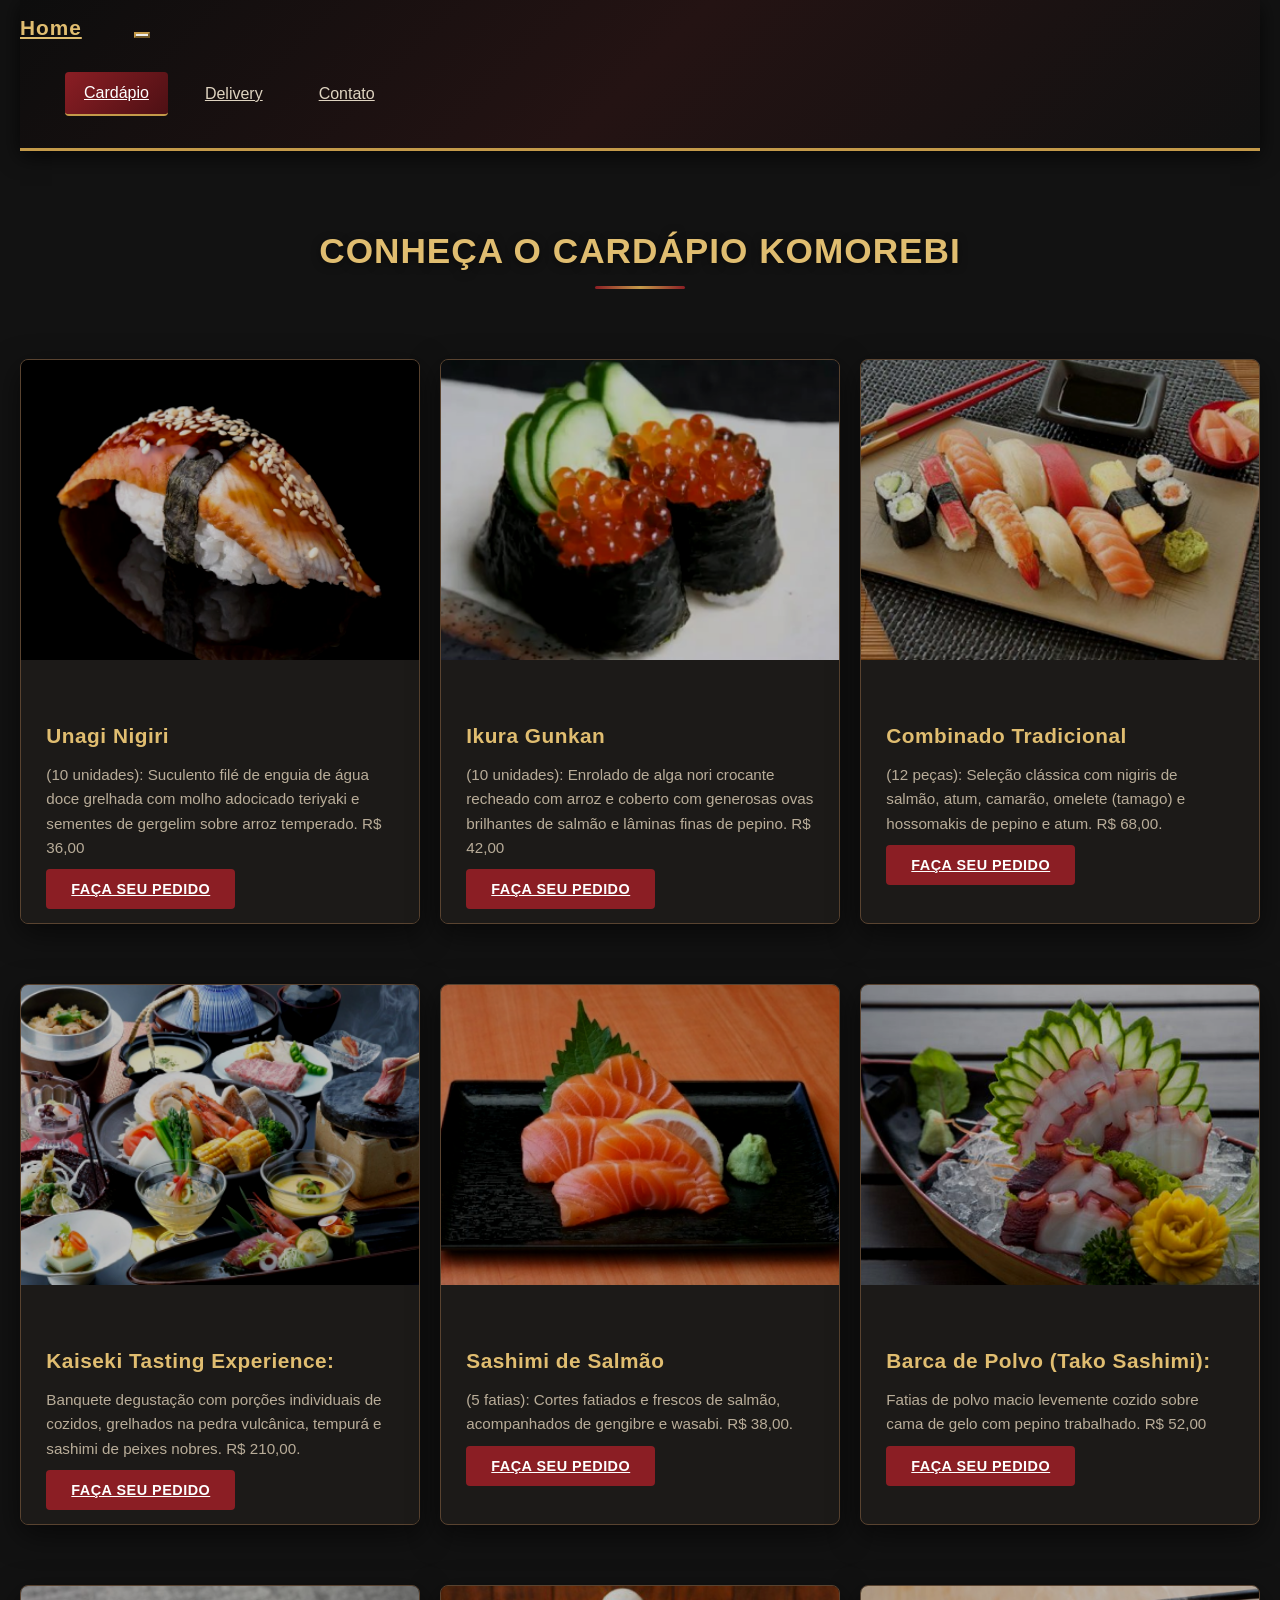
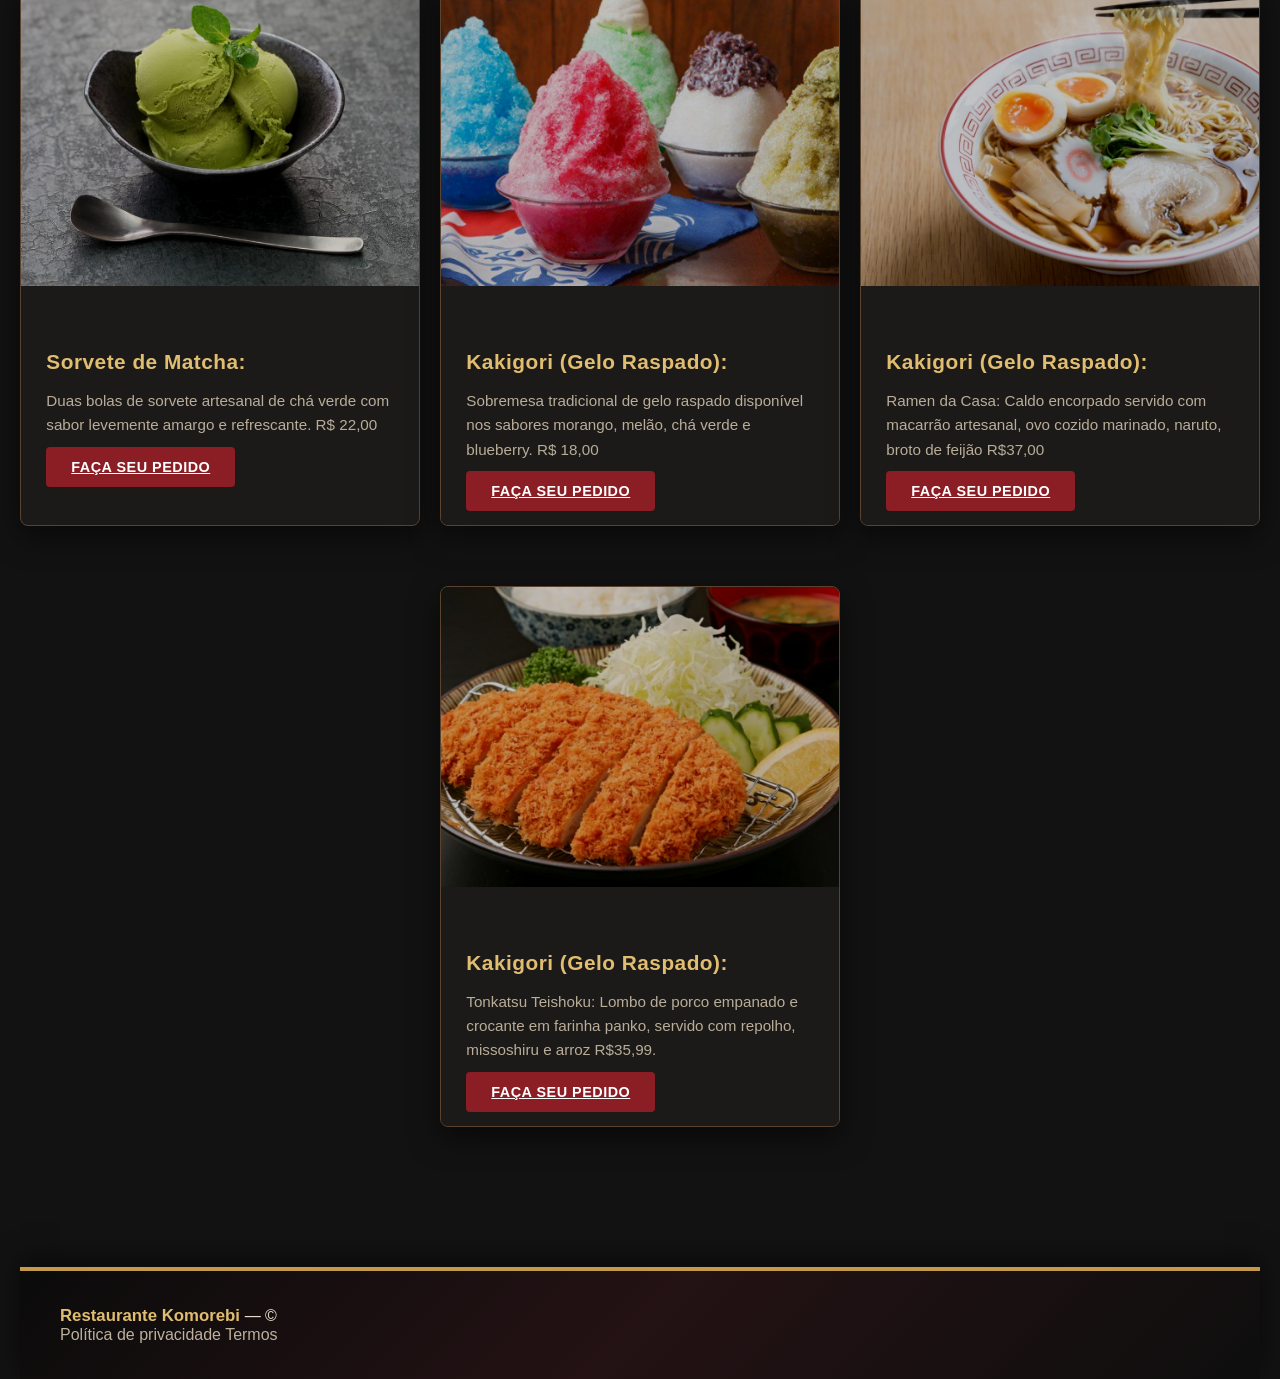
<file: template/cardapio.html>
<!doctype html>
<html lang="pt-br">

<head>
  <meta charset="utf-8">
  <meta name="viewport" content="width=device-width, initial-scale=1">
  <title>Cardápio - Komorebi</title>
  <link rel="stylesheet" href="/static/css/cardapio.css">
  <link rel="icon" href="../static/img/logo_f.png" type="image/x-icon">

</head>

<body>
  <nav class="navbar navbar-expand-lg bg-body-tertiary">
    <div class="container-fluid">
      <a class="navbar-brand" href="/template/index.html">Home</a>
      <button class="navbar-toggler" type="button" data-bs-toggle="collapse" data-bs-target="#navbarNav"
        aria-controls="navbarNav" aria-expanded="false" aria-label="Toggle navigation">
        <span class="navbar-toggler-icon"></span>
      </button>
      <div class="collapse navbar-collapse" id="navbarNav">
        <ul class="navbar-nav">
          <li class="nav-item">
            <a class="nav-link active" aria-current="page" href="/template/cardapio.html">Cardápio</a>
          </li>
          <li class="nav-item">
            <a class="nav-link" href="/template/delivery.html">Delivery</a>
          </li>
          <li class="nav-item">
            <a class="nav-link" href="/template/contato.html">Contato</a>
          </li>
        </ul>
      </div>
    </div>
  </nav>
  <h1>CONHEÇA O CARDÁPIO KOMOREBI</h1>
  <div class="card">
    <img src="/static/img/CARDAPIO1.png" class="card-img-top" alt="...">

    <div class="card-body">
      <h5 class="card-title">Unagi Nigiri</h5>
      <p class="card-text"> (10 unidades): Suculento filé de enguia de água doce grelhada com molho adocicado teriyaki e
        sementes de gergelim sobre arroz temperado.

        R$ 36,00</p>
      <a href="#" class="btn btn-primary">FAÇA SEU PEDIDO</a>
    </div>
  </div>

  <div class="card">
    <img src="/static/img/CARDAPIO2.png" class="card-img-top" alt="...">

    <div class="card-body">
      <h5 class="card-title">Ikura Gunkan</h5>
      <p class="card-text"> (10 unidades): Enrolado de alga nori crocante recheado com arroz e coberto com generosas
        ovas brilhantes de salmão e lâminas finas de pepino.

        R$ 42,00</p>
      <a href="#" class="btn btn-primary">FAÇA SEU PEDIDO</a>
    </div>
  </div>
  <div class="card">
    <img src="/static/img/CARDAPIO3.png" class="card-img-top" alt="...">

    <div class="card-body">
      <h5 class="card-title">Combinado Tradicional</h5>
      <p class="card-text">(12 peças): Seleção clássica com nigiris de salmão, atum, camarão, omelete (tamago) e
        hossomakis de pepino e atum.

        R$ 68,00.</p>
      <a href="#" class="btn btn-primary">FAÇA SEU PEDIDO</a>
    </div>
  </div>
  <div class="card">
    <img src="/static/img/CARDAPIO4.png" class="card-img-top" alt="...">

    <div class="card-body">
      <h5 class="card-title">Kaiseki Tasting Experience:</h5>
      <p class="card-text"> Banquete degustação com porções individuais de cozidos, grelhados na pedra vulcânica,
        tempurá e sashimi de peixes nobres.

        R$ 210,00.</p>
      <a href="#" class="btn btn-primary">FAÇA SEU PEDIDO</a>
    </div>
  </div>

  <div class="card">
    <img src="/static/img/CARDAPIO5.png" class="card-img-top" alt="...">

    <div class="card-body">
      <h5 class="card-title">Sashimi de Salmão</h5>
      <p class="card-text"> (5 fatias): Cortes fatiados e frescos de salmão, acompanhados de gengibre e wasabi.

        R$ 38,00.</p>
      <a href="#" class="btn btn-primary">FAÇA SEU PEDIDO</a>
    </div>
  </div>
  <div class="card">
    <img src="/static/img/CARDAPIO6.png" class="card-img-top" alt="...">

    <div class="card-body">
      <h5 class="card-title">Barca de Polvo (Tako Sashimi):</h5>
      <p class="card-text"> Fatias de polvo macio levemente cozido sobre cama de gelo com pepino trabalhado.

        R$ 52,00</p>
      <a href="#" class="btn btn-primary">FAÇA SEU PEDIDO</a>
    </div>
  </div>
  </div>

  <div class="card">
    <img src="/static/img/CARDAPIO7.png" class="card-img-top" alt="...">

    <div class="card-body">
      <h5 class="card-title">Sorvete de Matcha:</h5>
      <p class="card-text"> Duas bolas de sorvete artesanal de chá verde com sabor levemente amargo e refrescante.

        R$ 22,00</p>
      <a href="#" class="btn btn-primary">FAÇA SEU PEDIDO</a>
    </div>
  </div>
  </div>
  <div class="card">
    <img src="/static/img/CARDAPIO8.png" class="card-img-top" alt="...">

    <div class="card-body">
      <h5 class="card-title">Kakigori (Gelo Raspado):</h5>
      <p class="card-text"> Sobremesa tradicional de gelo raspado disponível nos sabores morango, melão, chá verde e
        blueberry.

        R$ 18,00</p>
      <a href="#" class="btn btn-primary">FAÇA SEU PEDIDO</a>
    </div>
  </div>
  </div>

  <div class="card">
    <img src="/static/img/CARDAPIO9.png" class="card-img-top" alt="...">

    <div class="card-body">
      <h5 class="card-title">Kakigori (Gelo Raspado):</h5>
      <p class="card-text"> Ramen da Casa: Caldo encorpado servido com macarrão artesanal, ovo cozido marinado, naruto,
        broto de feijão R$37,00</p>
      <a href="#" class="btn btn-primary">FAÇA SEU PEDIDO</a>
    </div>
  </div>
  </div>


  <div class="card">
    <img src="/static/img/CARDAPIO10.png" class="card-img-top" alt="...">

    <div class="card-body">
      <h5 class="card-title">Kakigori (Gelo Raspado):</h5>
      <p class="card-text"> Tonkatsu Teishoku: Lombo de porco empanado e crocante em farinha panko, servido com repolho,
        missoshiru e arroz R$35,99.</p>
      <a href="#" class="btn btn-primary">FAÇA SEU PEDIDO</a>
    </div>
  </div>
  </div>









  </div>

  <footer id="contato" class="site-footer">

    <div class="container">

      <div class="row align-items-center">

        <!-- Informações -->
        <div class="col-md-6 text-md-start text-center mb-3 mb-md-0">

          <strong>
            Restaurante Komorebi
          </strong>

          <span>
            — © <span id="year"></span>
          </span>

        </div>


        <!-- Links -->
        <div class="col-md-6 text-md-end text-center">

          <a href="#" class="me-3">
            Política de privacidade
          </a>

          <a href="#">
            Termos
          </a>

        </div>

      </div>

    </div>

  </footer>


  <script src="https://cdn.jsdelivr.net/npm/bootstrap@5.3.8/dist/js/bootstrap.bundle.min.js"
    integrity="sha384-FKyoEForCGlyvwx9Hj09JcYn3nv7wiPVlz7YYwJrWVcXK/BmnVDxM+D2scQbITxI"
    crossorigin="anonymous"></script>
</body>

</html>
</file>
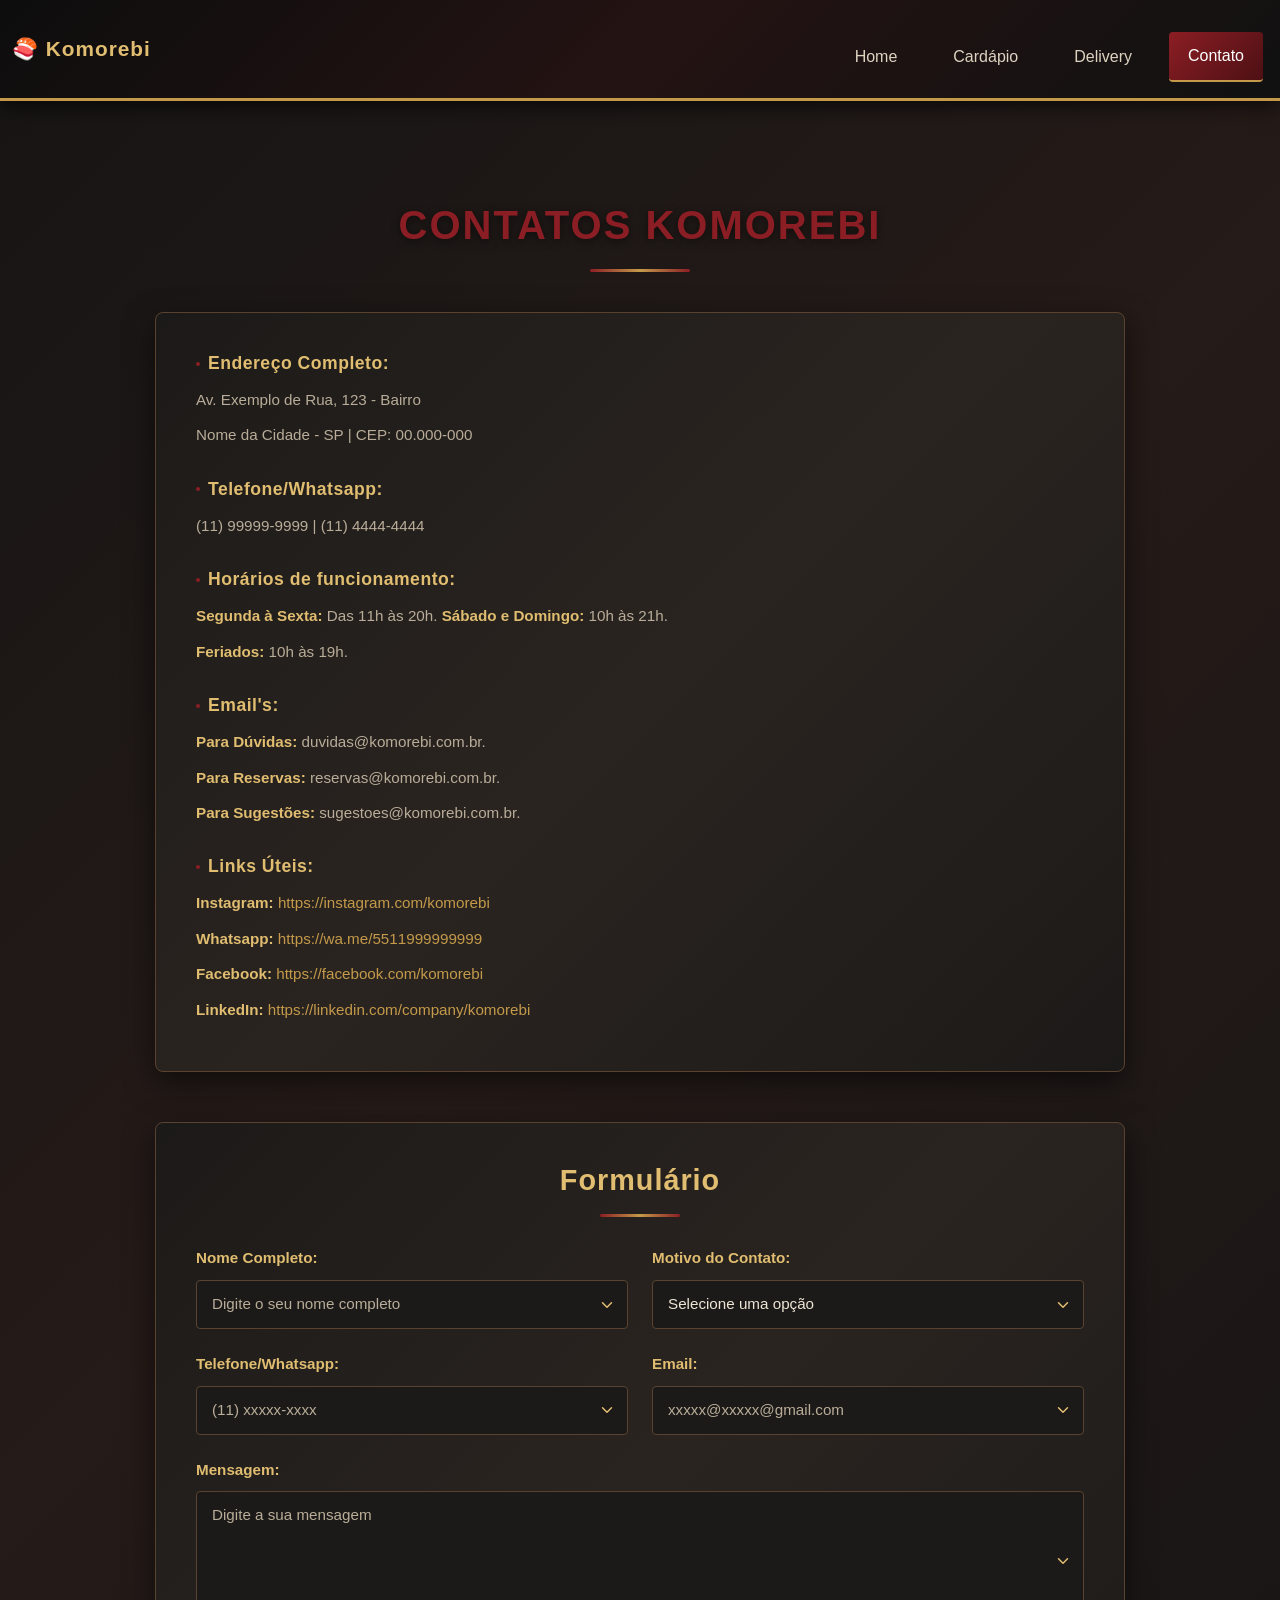
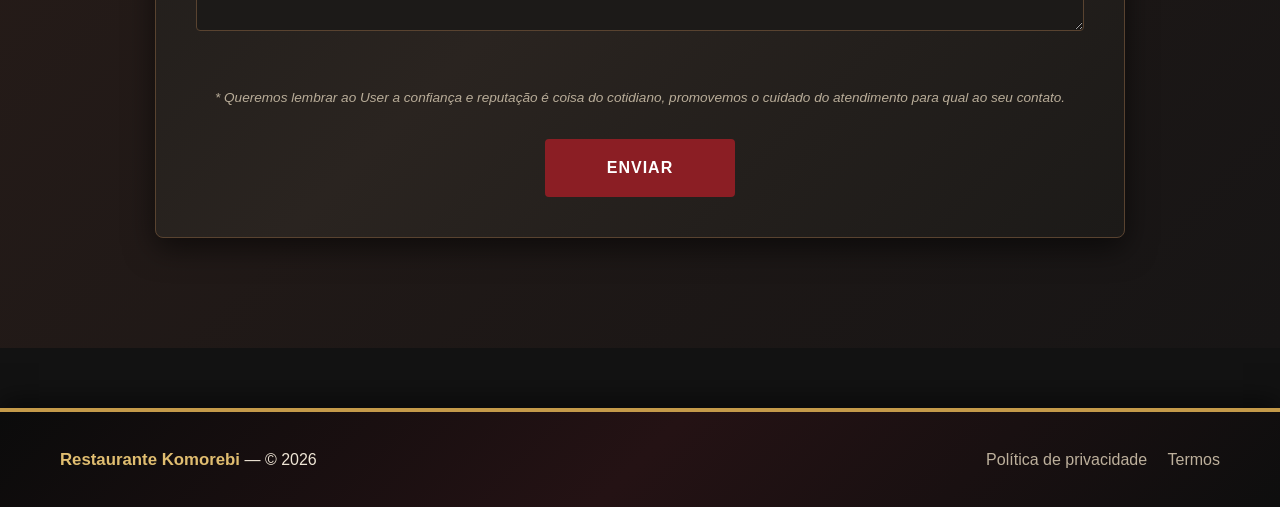
<file: template/contato.html>
<!doctype html>
<html lang="pt-br">
  <head>
    <meta charset="utf-8">
    <meta name="viewport" content="width=device-width, initial-scale=1">
    <title>Contato - Komorebi</title>
    <link rel="icon" href="../static/img/logo_f.png" type="image/x-icon">
    <link href="https://cdn.jsdelivr.net/npm/bootstrap@5.3.8/dist/css/bootstrap.min.css" rel="stylesheet" integrity="sha384-sRIl4kxILFvY47J16cr9ZwB07vP4J8+LH7qKQnuqkuIAvNWLzeN8tE5YBujZqJLB" crossorigin="anonymous">
    <link rel="stylesheet" href="/static/css/contato.css">
  </head>
  <body>
    <!-- NAVBAR -->
    <nav class="navbar navbar-expand-lg">
      <div class="container-fluid">
        <a class="navbar-brand" href="/template/index.html">🍣 Komorebi</a>
        <button class="navbar-toggler" type="button" data-bs-toggle="collapse" data-bs-target="#navbarNav" aria-controls="navbarNav" aria-expanded="false" aria-label="Toggle navigation">
          <span class="navbar-toggler-icon"></span>
        </button>
        <div class="collapse navbar-collapse" id="navbarNav">
          <ul class="navbar-nav ms-auto">
            <li class="nav-item">
              <a class="nav-link" href="/template/index.html">Home</a>
            </li>
            <li class="nav-item">
              <a class="nav-link" href="/template/cardapio.html">Cardápio</a>
            </li>
            <li class="nav-item">
              <a class="nav-link" href="/template/delivery.html">Delivery</a>
            </li>
            <li class="nav-item">
              <a class="nav-link active" aria-current="page" href="/template/contato.html">Contato</a>
            </li>
          </ul>
        </div>
      </div>
    </nav>

    <!-- MAIN CONTENT -->
    <main class="main-section-contact">
      <div class="container">
        
        <!-- TÍTULO -->
        <h1 class="contact-title">CONTATOS KOMOREBI</h1>

        <!-- SEÇÃO DE INFORMAÇÕES -->
        <section class="info-section">
          
          <!-- ENDEREÇO -->
          <div class="info-block">
            <h3 class="info-heading">Endereço Completo:</h3>
            <p class="info-text">Av. Exemplo de Rua, 123 - Bairro</p>
            <p class="info-text">Nome da Cidade - SP | CEP: 00.000-000</p>
          </div>

          <!-- TELEFONE E WHATSAPP -->
          <div class="info-block">
            <h3 class="info-heading">Telefone/Whatsapp:</h3>
            <p class="info-text">(11) 99999-9999 | (11) 4444-4444</p>
          </div>

          <!-- HORÁRIOS -->
          <div class="info-block">
            <h3 class="info-heading">Horários de funcionamento:</h3>
            <p class="info-text"><strong>Segunda à Sexta:</strong> Das 11h às 20h. <strong>Sábado e Domingo:</strong> 10h às 21h.</p>
            <p class="info-text"><strong>Feriados:</strong> 10h às 19h.</p>
          </div>

          <!-- EMAILS -->
          <div class="info-block">
            <h3 class="info-heading">Email's:</h3>
            <p class="info-text"><strong>Para Dúvidas:</strong> duvidas@komorebi.com.br.</p>
            <p class="info-text"><strong>Para Reservas:</strong> reservas@komorebi.com.br.</p>
            <p class="info-text"><strong>Para Sugestões:</strong> sugestoes@komorebi.com.br.</p>
          </div>

          <!-- LINKS ÚTEIS -->
          <div class="info-block">
            <h3 class="info-heading">Links Úteis:</h3>
            <p class="info-text"><strong>Instagram:</strong> <a href="https://instagram.com/komorebii" target="_blank" class="contact-link">https://instagram.com/komorebi</a></p>
            <p class="info-text"><strong>Whatsapp:</strong> <a href="https://wa.me/5511999999999" target="_blank" class="contact-link">https://wa.me/5511999999999</a></p>
            <p class="info-text"><strong>Facebook:</strong> <a href="https://facebook.com/komorebii" target="_blank" class="contact-link">https://facebook.com/komorebi</a></p>
            <p class="info-text"><strong>LinkedIn:</strong> <a href="https://linkedin.com/company/komorebii" target="_blank" class="contact-link">https://linkedin.com/company/komorebi</a></p>
          </div>

        </section>

        <!-- FORMULÁRIO -->
        <section class="form-section">
          <h2 class="form-section-title">Formulário</h2>

          <form class="contact-form">
            <div class="row">
              <!-- NOME COMPLETO -->
              <div class="col-md-6 mb-4">
                <label for="nome" class="form-label-contact">Nome Completo:</label>
                <input type="text" class="form-control-contact" id="nome" placeholder="Digite o seu nome completo">
              </div>

              <!-- MOTIVO DO CONTATO -->
              <div class="col-md-6 mb-4">
                <label for="motivo" class="form-label-contact">Motivo do Contato:</label>
                <select class="form-control-contact" id="motivo">
                  <option value="">Selecione uma opção</option>
                  <option value="duvida">Dúvida / Informação</option>
                  <option value="reserva">Reserva</option>
                  <option value="reclamacao">Reclamação</option>
                  <option value="feedback">Feedback / Sugestão</option>
                  <option value="outros">Outros (Especificar)</option>
                </select>
              </div>

              <!-- TELEFONE / WHATSAPP -->
              <div class="col-md-6 mb-4">
                <label for="telefone" class="form-label-contact">Telefone/Whatsapp:</label>
                <input type="tel" class="form-control-contact" id="telefone" placeholder="(11) xxxxx-xxxx">
              </div>

              <!-- EMAIL -->
              <div class="col-md-6 mb-4">
                <label for="email" class="form-label-contact">Email:</label>
                <input type="email" class="form-control-contact" id="email" placeholder="xxxxx@xxxxx@gmail.com">
              </div>

              <!-- MENSAGEM -->
              <div class="col-md-12 mb-4">
                <label for="mensagem" class="form-label-contact">Mensagem:</label>
                <textarea class="form-control-contact textarea-contact" id="mensagem" rows="5" placeholder="Digite a sua mensagem"></textarea>
              </div>
            </div>

            <!-- DISCLAIMER -->
            <p class="form-disclaimer">* Queremos lembrar ao User a confiança e reputação é coisa do cotidiano, promovemos o cuidado do atendimento para qual ao seu contato.</p>

            <!-- BOTÃO ENVIAR -->
            <div class="button-section-contact">
              <button type="submit" class="btn-send">ENVIAR</button>
            </div>
          </form>
        </section>

      </div>
    </main>

    <!-- FOOTER -->
    <footer class="site-footer">
      <div class="container">
        <div class="row align-items-center">
          <div class="col-md-6 text-md-start text-center mb-3 mb-md-0">
            <strong>Restaurante Komorebi</strong>
            <span>— © <span id="year"></span></span>
          </div>
          <div class="col-md-6 text-md-end text-center">
            <a href="#">Política de privacidade</a>
            <a href="#" class="ms-3">Termos</a>
          </div>
        </div>
      </div>
    </footer>

    <script src="https://cdn.jsdelivr.net/npm/bootstrap@5.3.8/dist/js/bootstrap.bundle.min.js" integrity="sha384-FKyoEForCGlyvwx9Hj09JcYn3nv7wiPVlz7YYwJrWVcXK/BmnVDxM+D2scQbITxI" crossorigin="anonymous"></script>
    <script>
      document.getElementById('year').textContent = new Date().getFullYear();
    </script>
  </body>
</html>
</file>
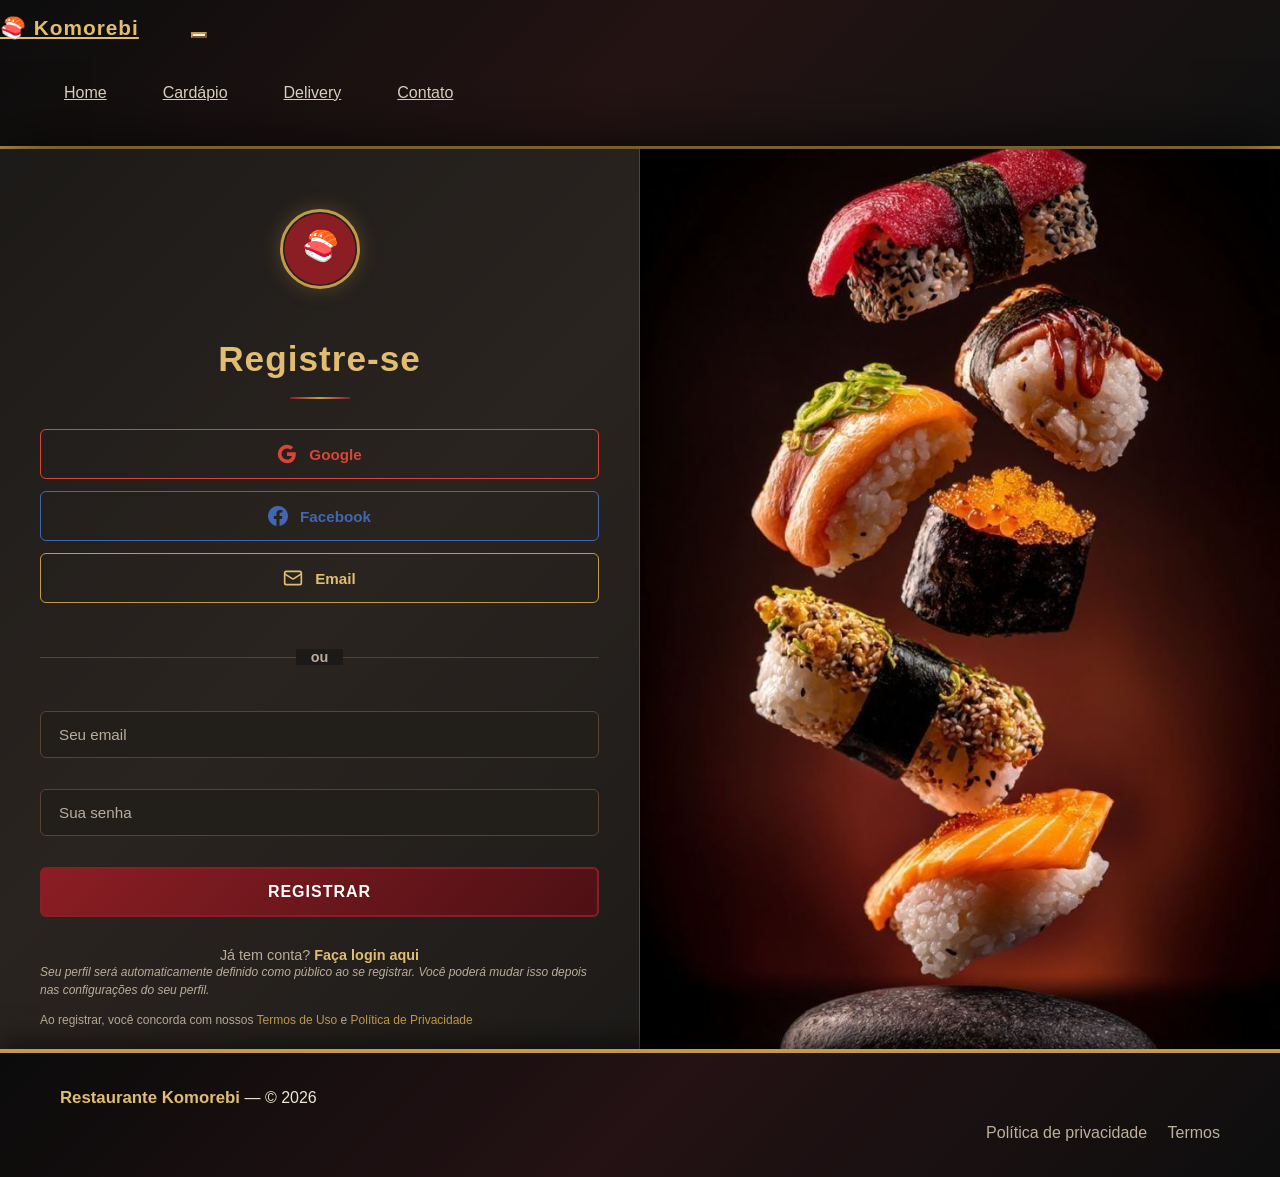
<file: template/login_cliente.html>
<!doctype html>
<html lang="pt-br">

<head>
  <meta charset="utf-8">
  <meta name="viewport" content="width=device-width, initial-scale=1">
  <title>Registre-se - Komorebi</title>
  <link rel="icon" href="../static/img/logo_f.png" type="image/x-icon">
  <link rel="stylesheet" href="/static/css/login_cliente.css">
  <style>
    /* Preenchimento total do lado direito para a imagem única */
    .register-image-side {
      padding: 0 !important;
      overflow: hidden;
    }

    .single-banner-image {
      width: 100%;
      height: 100%;
      object-fit: cover;
      display: block;
    }
  </style>
</head>

<body>
  <!-- NAVBAR -->
  <nav class="navbar navbar-expand-lg">
    <div class="container-fluid">
      <a class="navbar-brand" href="/template/index.html">🍣 Komorebi</a>
      <button class="navbar-toggler" type="button" aria-label="Toggle navigation">
        <span class="navbar-toggler-icon"></span>
      </button>
      <div class="collapse navbar-collapse" id="navbarNav">
        <ul class="navbar-nav ms-auto">
          <li class="nav-item">
            <a class="nav-link" href="/template/index.html">Home</a>
          </li>
          <li class="nav-item">
            <a class="nav-link" href="/template/cardapio.html">Cardápio</a>
          </li>
          <li class="nav-item">
            <a class="nav-link" href="/template/delivery.html">Delivery</a>
          </li>
          <li class="nav-item">
            <a class="nav-link" href="/template/contato.html">Contato</a>
          </li>
        </ul>
      </div>
    </div>
  </nav>

  <!-- MAIN CONTENT -->
  <main class="main-section-register">
    <div class="register-container">
      <div class="register-wrapper">

        <!-- LEFT SIDE - FORM -->
        <div class="register-form-side">
          <div class="register-form-scroll">
            <div class="register-form-content">
              <!-- LOGO -->
              <div class="register-logo-section">
                <img
                  src="data:image/svg+xml,%3Csvg xmlns='http://www.w3.org/2000/svg' viewBox='0 0 100 100'%3E%3Ccircle cx='50' cy='50' r='48' fill='%238b1e24'/%3E%3Ctext x='50' y='60' font-size='40' font-weight='bold' fill='white' text-anchor='middle'%3E🍣%3C/text%3E%3C/svg%3E"
                  alt="Komorebi Logo" class="register-logo">
              </div>

              <!-- TÍTULO -->
              <h1 class="register-title">Registre-se</h1>

              <!-- BOTÕES DE LOGIN SOCIAL -->
              <div class="social-login-buttons">
                <button class="btn-social btn-google" type="button" aria-label="Registrar com Google">
                  <svg width="20" height="20" viewBox="0 0 24 24" fill="currentColor" aria-hidden="true">
                    <path
                      d="M22.56 12.25c0-.78-.07-1.53-.2-2.25H12v4.26h5.92c-.26 1.37-1.04 2.53-2.21 3.31v2.77h3.57c2.08-1.92 3.28-4.74 3.28-8.09z" />
                    <path
                      d="M12 23c2.97 0 5.46-.98 7.28-2.66l-3.57-2.77c-.98.66-2.23 1.06-3.71 1.06-2.86 0-5.29-1.93-6.16-4.53H2.18v2.84C3.99 20.53 7.7 23 12 23z" />
                    <path
                      d="M5.84 14.09c-.22-.66-.35-1.36-.35-2.09s.13-1.43.35-2.09V7.07H2.18C1.43 8.55 1 10.22 1 12s.43 3.45 1.18 4.93l2.85-2.22.81-.62z" />
                    <path
                      d="M12 5.38c1.62 0 3.06.56 4.21 1.64l3.15-3.15C17.45 2.09 14.97 1 12 1 7.7 1 3.99 3.47 2.18 7.07l3.66 2.84c.87-2.6 3.3-4.53 6.16-4.53z" />
                  </svg>
                  <span class="btn-text">Google</span>
                </button>

                <button class="btn-social btn-facebook" type="button" aria-label="Registrar com Facebook">
                  <svg width="20" height="20" viewBox="0 0 24 24" fill="currentColor" aria-hidden="true">
                    <path
                      d="M24 12.073c0-6.627-5.373-12-12-12s-12 5.373-12 12c0 5.99 4.388 10.954 10.125 11.854v-8.385H7.078v-3.47h3.047V9.43c0-3.007 1.792-4.669 4.533-4.669 1.312 0 2.686.235 2.686.235v2.953H15.83c-1.491 0-1.956.925-1.956 1.874v2.25h3.328l-.532 3.47h-2.796v8.385C19.612 23.027 24 18.062 24 12.073z" />
                  </svg>
                  <span class="btn-text">Facebook</span>
                </button>

                <button class="btn-social btn-email" type="button" aria-label="Registrar com Email">
                  <svg width="20" height="20" viewBox="0 0 24 24" fill="none" stroke="currentColor" stroke-width="2"
                    aria-hidden="true">
                    <rect x="2" y="4" width="20" height="16" rx="2" />
                    <path d="m22 7-8.97 5.7a1.94 1.94 0 0 1-2.06 0L2 7" />
                  </svg>
                  <span class="btn-text">Email</span>
                </button>
              </div>

              <!-- DIVISOR -->
              <div class="divider-or">
                <span>ou</span>
              </div>

              <!-- FORM -->
              <form class="register-form" novalidate>
                <div class="mb-3">
                  <input type="email" class="form-control-register" placeholder="Seu email" required aria-label="Email">
                </div>
                <div class="mb-3">
                  <input type="password" class="form-control-register" placeholder="Sua senha" required
                    aria-label="Senha">
                </div>
                <button type="submit" class="btn-register-submit">Registrar</button>
              </form>

              <!-- LOGIN LINK -->
              <p class="register-login-link">
                Já tem conta? <a href="/template/login.html" class="link-login">Faça login aqui</a>
              </p>
            </div>

            <!-- FOOTER TEXT -->
            <div class="register-footer-text">
              <p class="footer-disclaimer">Seu perfil será automaticamente definido como público ao se registrar. Você
                poderá mudar isso depois nas configurações do seu perfil.</p>
              <p class="footer-terms">
                Ao registrar, você concorda com nossos <a href="#" class="footer-link">Termos de Uso</a> e <a href="#"
                  class="footer-link">Política de Privacidade</a>
              </p>
            </div>
          </div>
        </div>

        <!-- RIGHT SIDE - SINGLE BANNER IMAGE -->
        <div class="register-image-side">
          <!-- Insira o caminho ou nome do arquivo da sua foto no src abaixo -->
          <img src="/static/img/transferir.jpg" alt="Pratos Komorebi" class="single-banner-image">
        </div>

      </div>
    </div>
  </main>

  <!-- FOOTER -->
  <footer class="site-footer">
    <div class="container">
      <div class="row align-items-center">
        <div class="col-md-6 text-md-start text-center mb-3 mb-md-0">
          <strong>Restaurante Komorebi</strong>
          <span>— © <span id="year"></span></span>
        </div>
        <div class="col-md-6 text-md-end text-center">
          <a href="#">Política de privacidade</a>
          <a href="#" class="ms-3">Termos</a>
        </div>
      </div>
    </div>
  </footer>

  <script>
    document.getElementById('year').textContent = new Date().getFullYear();
  </script>
</body>

</html>
</file>
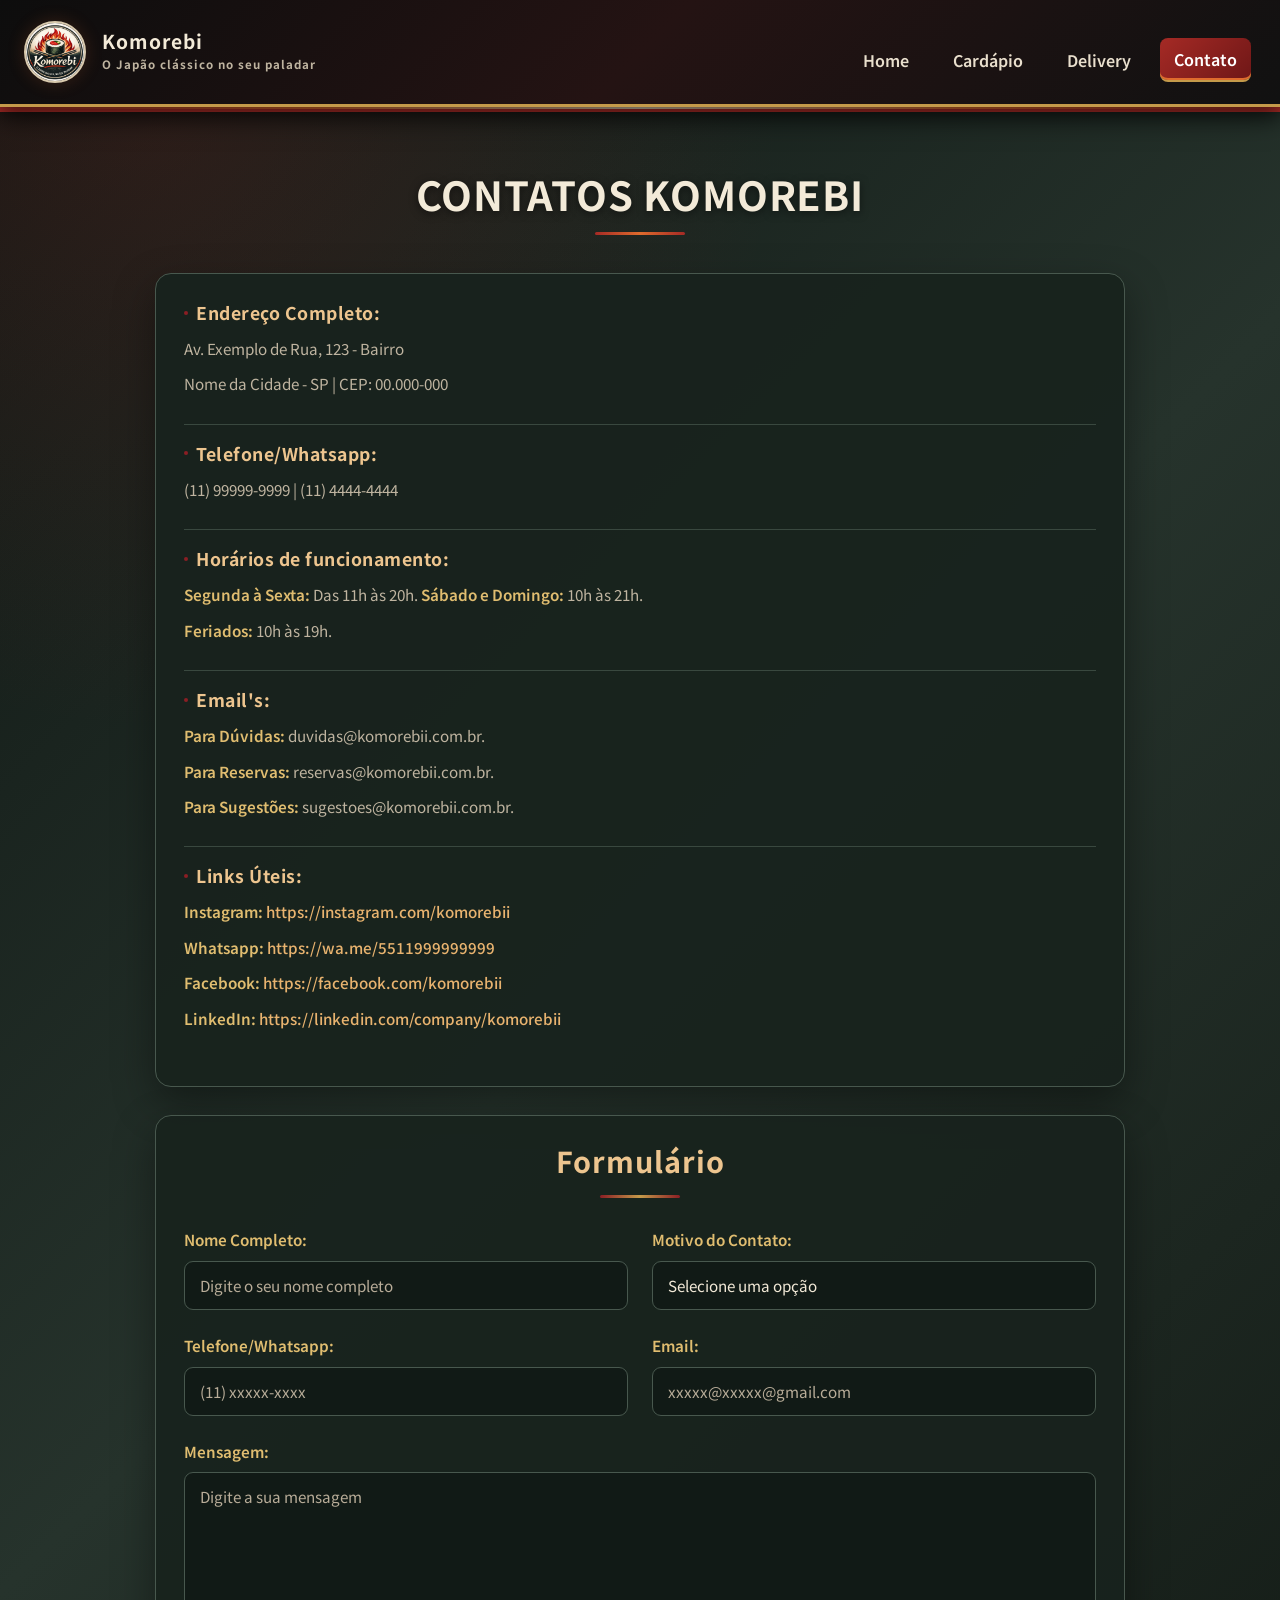
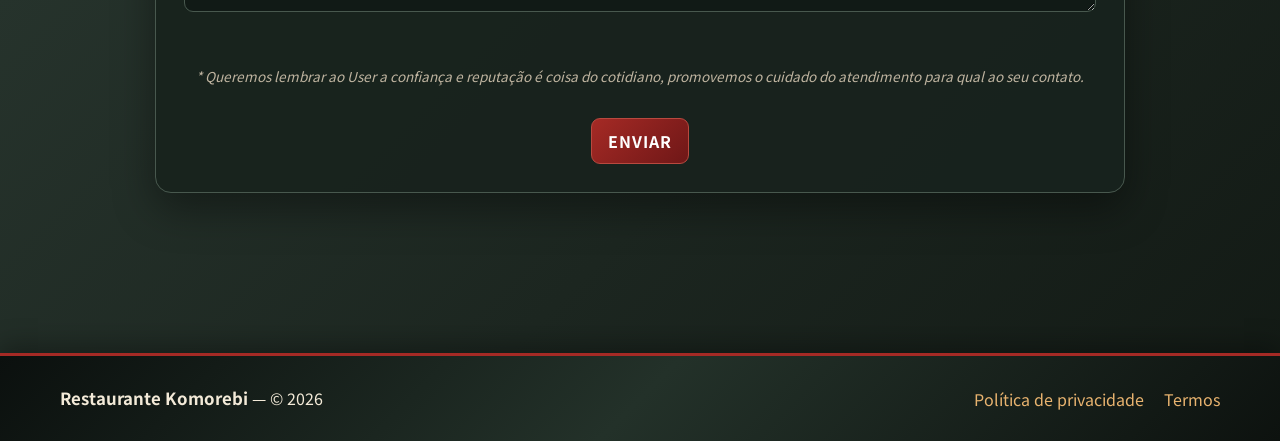
<file: projeto_komorebi_corrigido_CAROLINA_04092026/template/contato.html>
<!DOCTYPE html>

<html lang="pt-br">

<head>
  <meta charset="utf-8" />
  <meta content="width=device-width, initial-scale=1" name="viewport" />
  <title>Contato | Komorebi</title>
  <link crossorigin="anonymous" href="https://cdn.jsdelivr.net/npm/bootstrap@5.3.8/dist/css/bootstrap.min.css"
    integrity="sha384-sRIl4kxILFvY47J16cr9ZwB07vP4J8+LH7qKQnuqkuIAvNWLzeN8tE5YBujZqJLB" rel="stylesheet" />
  <link href="../static/css/contato.css" rel="stylesheet" />
  <link href="../static/img/logo.png" rel="icon" type="image/png" />
  <link href="https://fonts.googleapis.com/css2?family=Noto+Sans+JP:wght@300;400;500;700&amp;display=swap"
    rel="stylesheet" />
  <link href="../static/css/theme.css" rel="stylesheet" />
</head>

<body>
  <!-- NAVBAR -->
  <header class="site-header">
    <nav class="navbar navbar-expand-lg">
      <div class="container-fluid px-4"><a class="navbar-brand d-flex align-items-center" href="index.html"><img
            alt="Logo Komorebi" class="brand-logo" src="../static/img/logo.png" />
          <div class="ms-3">
            <div class="brand-title">Komorebi</div>
            <div class="brand-sub">O Japão clássico no seu paladar</div>
          </div>
        </a><button aria-controls="navbarNav" aria-expanded="false" aria-label="Abrir menu" class="navbar-toggler"
          data-bs-target="#navbarNav" data-bs-toggle="collapse" type="button"><span
            class="navbar-toggler-icon"></span></button>
        <div class="collapse navbar-collapse" id="navbarNav">
          <ul class="navbar-nav ms-auto">
            <li class="nav-item"><a class="nav-link" href="index.html">Home</a></li>
            <li class="nav-item"><a class="nav-link" href="cardapio.html">Cardápio</a></li>
            <li class="nav-item"><a class="nav-link" href="delivery.html">Delivery</a></li>
            <li class="nav-item"><a class="nav-link active" href="contato.html">Contato</a></li>
          </ul>
        </div>
      </div>
    </nav>
  </header>
  <!-- MAIN CONTENT -->
  <main class="main-section-contact">
    <div class="container">
      <!-- TÍTULO -->
      <h1 class="contact-title">CONTATOS KOMOREBI</h1>
      <!-- SEÇÃO DE INFORMAÇÕES -->
      <section class="info-section">
        <!-- ENDEREÇO -->
        <div class="info-block">
          <h3 class="info-heading">Endereço Completo:</h3>
          <p class="info-text">Av. Exemplo de Rua, 123 - Bairro</p>
          <p class="info-text">Nome da Cidade - SP | CEP: 00.000-000</p>
        </div>
        <!-- TELEFONE E WHATSAPP -->
        <div class="info-block">
          <h3 class="info-heading">Telefone/Whatsapp:</h3>
          <p class="info-text">(11) 99999-9999 | (11) 4444-4444</p>
        </div>
        <!-- HORÁRIOS -->
        <div class="info-block">
          <h3 class="info-heading">Horários de funcionamento:</h3>
          <p class="info-text"><strong>Segunda à Sexta:</strong> Das 11h às 20h. <strong>Sábado e Domingo:</strong> 10h
            às 21h.</p>
          <p class="info-text"><strong>Feriados:</strong> 10h às 19h.</p>
        </div>
        <!-- EMAILS -->
        <div class="info-block">
          <h3 class="info-heading">Email's:</h3>
          <p class="info-text"><strong>Para Dúvidas:</strong> duvidas@komorebii.com.br.</p>
          <p class="info-text"><strong>Para Reservas:</strong> reservas@komorebii.com.br.</p>
          <p class="info-text"><strong>Para Sugestões:</strong> sugestoes@komorebii.com.br.</p>
        </div>
        <!-- LINKS ÚTEIS -->
        <div class="info-block">
          <h3 class="info-heading">Links Úteis:</h3>
          <p class="info-text"><strong>Instagram:</strong> <a class="contact-link"
              href="https://instagram.com/komorebii" target="_blank">https://instagram.com/komorebii</a></p>
          <p class="info-text"><strong>Whatsapp:</strong> <a class="contact-link" href="https://wa.me/5511999999999"
              target="_blank">https://wa.me/5511999999999</a></p>
          <p class="info-text"><strong>Facebook:</strong> <a class="contact-link" href="https://facebook.com/komorebii"
              target="_blank">https://facebook.com/komorebii</a></p>
          <p class="info-text"><strong>LinkedIn:</strong> <a class="contact-link"
              href="https://linkedin.com/company/komorebii" target="_blank">https://linkedin.com/company/komorebii</a>
          </p>
        </div>
      </section>
      <!-- FORMULÁRIO -->
      <section class="form-section">
        <h2 class="form-section-title">Formulário</h2>
        <form class="contact-form">
          <div class="row">
            <!-- NOME COMPLETO -->
            <div class="col-md-6 mb-4">
              <label class="form-label-contact" for="nome">Nome Completo:</label>
              <input class="form-control-contact" id="nome" placeholder="Digite o seu nome completo" type="text" />
            </div>
            <!-- MOTIVO DO CONTATO -->
            <div class="col-md-6 mb-4">
              <label class="form-label-contact" for="motivo">Motivo do Contato:</label>
              <select class="form-control-contact" id="motivo">
                <option value="">Selecione uma opção</option>
                <option value="duvida">Dúvida / Informação</option>
                <option value="reserva">Reserva</option>
                <option value="reclamacao">Reclamação</option>
                <option value="feedback">Feedback / Sugestão</option>
                <option value="outros">Outros (Especificar)</option>
              </select>
            </div>
            <!-- TELEFONE / WHATSAPP -->
            <div class="col-md-6 mb-4">
              <label class="form-label-contact" for="telefone">Telefone/Whatsapp:</label>
              <input class="form-control-contact" id="telefone" placeholder="(11) xxxxx-xxxx" type="tel" />
            </div>
            <!-- EMAIL -->
            <div class="col-md-6 mb-4">
              <label class="form-label-contact" for="email">Email:</label>
              <input class="form-control-contact" id="email" placeholder="xxxxx@xxxxx@gmail.com" type="email" />
            </div>
            <!-- MENSAGEM -->
            <div class="col-md-12 mb-4">
              <label class="form-label-contact" for="mensagem">Mensagem:</label>
              <textarea class="form-control-contact textarea-contact" id="mensagem" placeholder="Digite a sua mensagem"
                rows="5"></textarea>
            </div>
          </div>
          <!-- DISCLAIMER -->
          <p class="form-disclaimer">* Queremos lembrar ao User a confiança e reputação é coisa do cotidiano, promovemos
            o cuidado do atendimento para qual ao seu contato.</p>
          <!-- BOTÃO ENVIAR -->
          <div class="button-section-contact">
            <button class="btn-send" type="submit">ENVIAR</button>
          </div>
        </form>
      </section>
    </div>
  </main>
  <!-- FOOTER -->
  <footer class="site-footer">
    <div class="container">
      <div class="row align-items-center">
        <div class="col-md-6 text-md-start text-center mb-3 mb-md-0">
          <strong>Restaurante Komorebi</strong>
          <span>— © <span id="year"></span></span>
        </div>
        <div class="col-md-6 text-md-end text-center">
          <a href="#">Política de privacidade</a>
          <a class="ms-3" href="#">Termos</a>
        </div>
      </div>
    </div>
  </footer>
  <script crossorigin="anonymous" integrity="sha384-FKyoEForCGlyvwx9Hj09JcYn3nv7wiPVlz7YYwJrWVcXK/BmnVDxM+D2scQbITxI"
    src="https://cdn.jsdelivr.net/npm/bootstrap@5.3.8/dist/js/bootstrap.bundle.min.js"></script>
  <script>
    document.getElementById('year').textContent = new Date().getFullYear();
  </script>
</body>

</html>
</file>
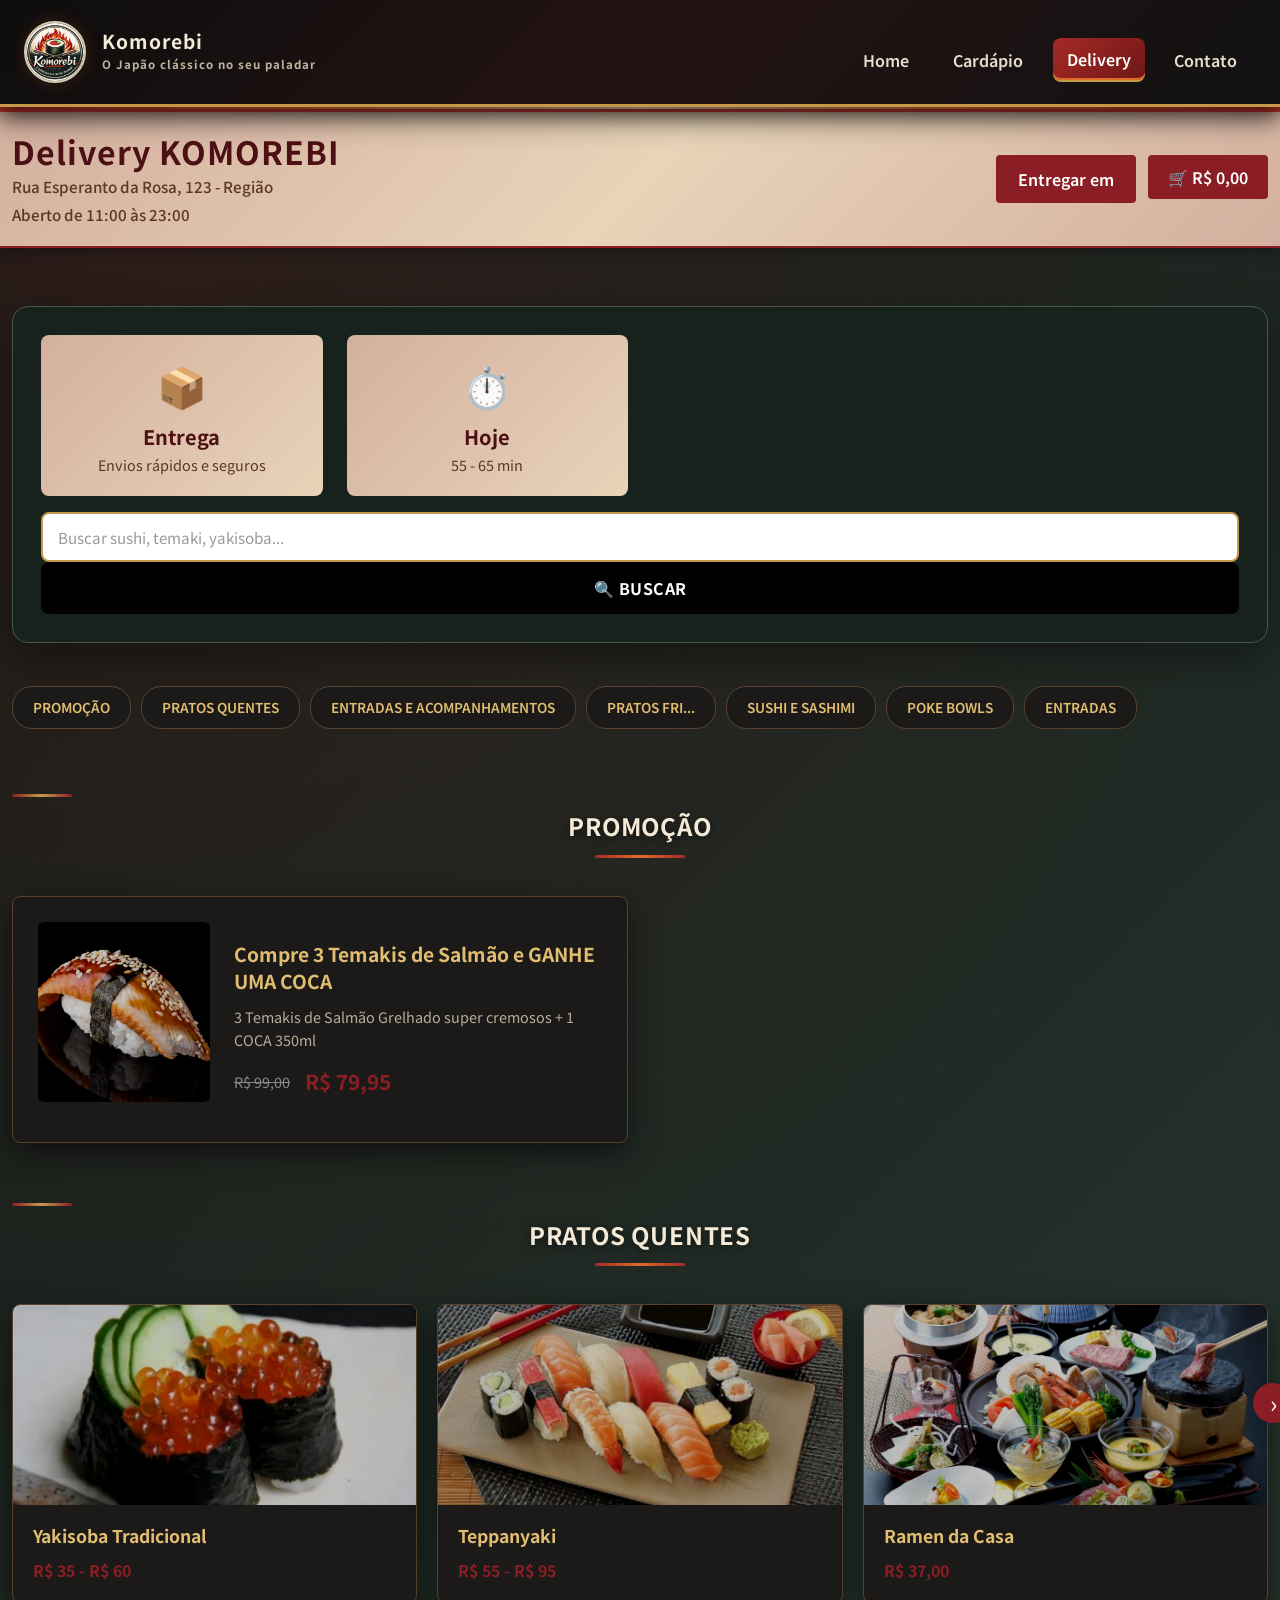
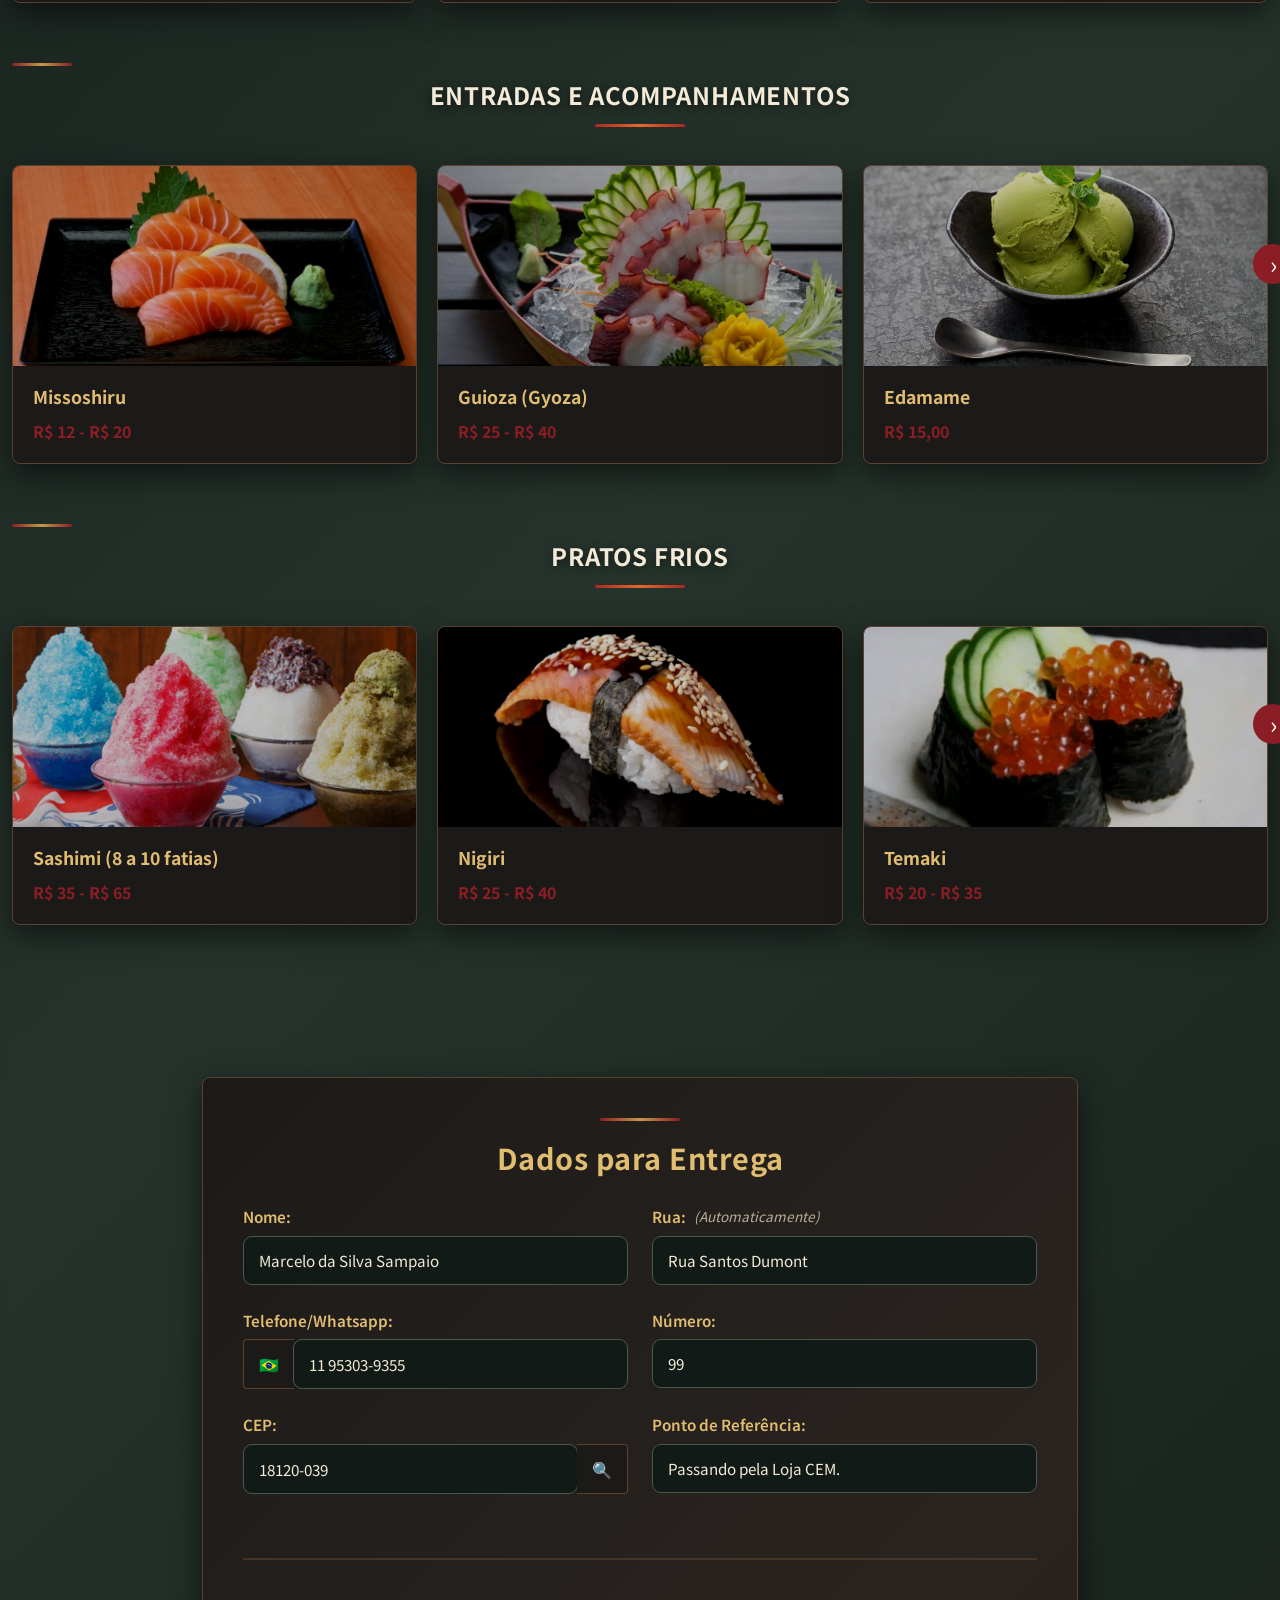
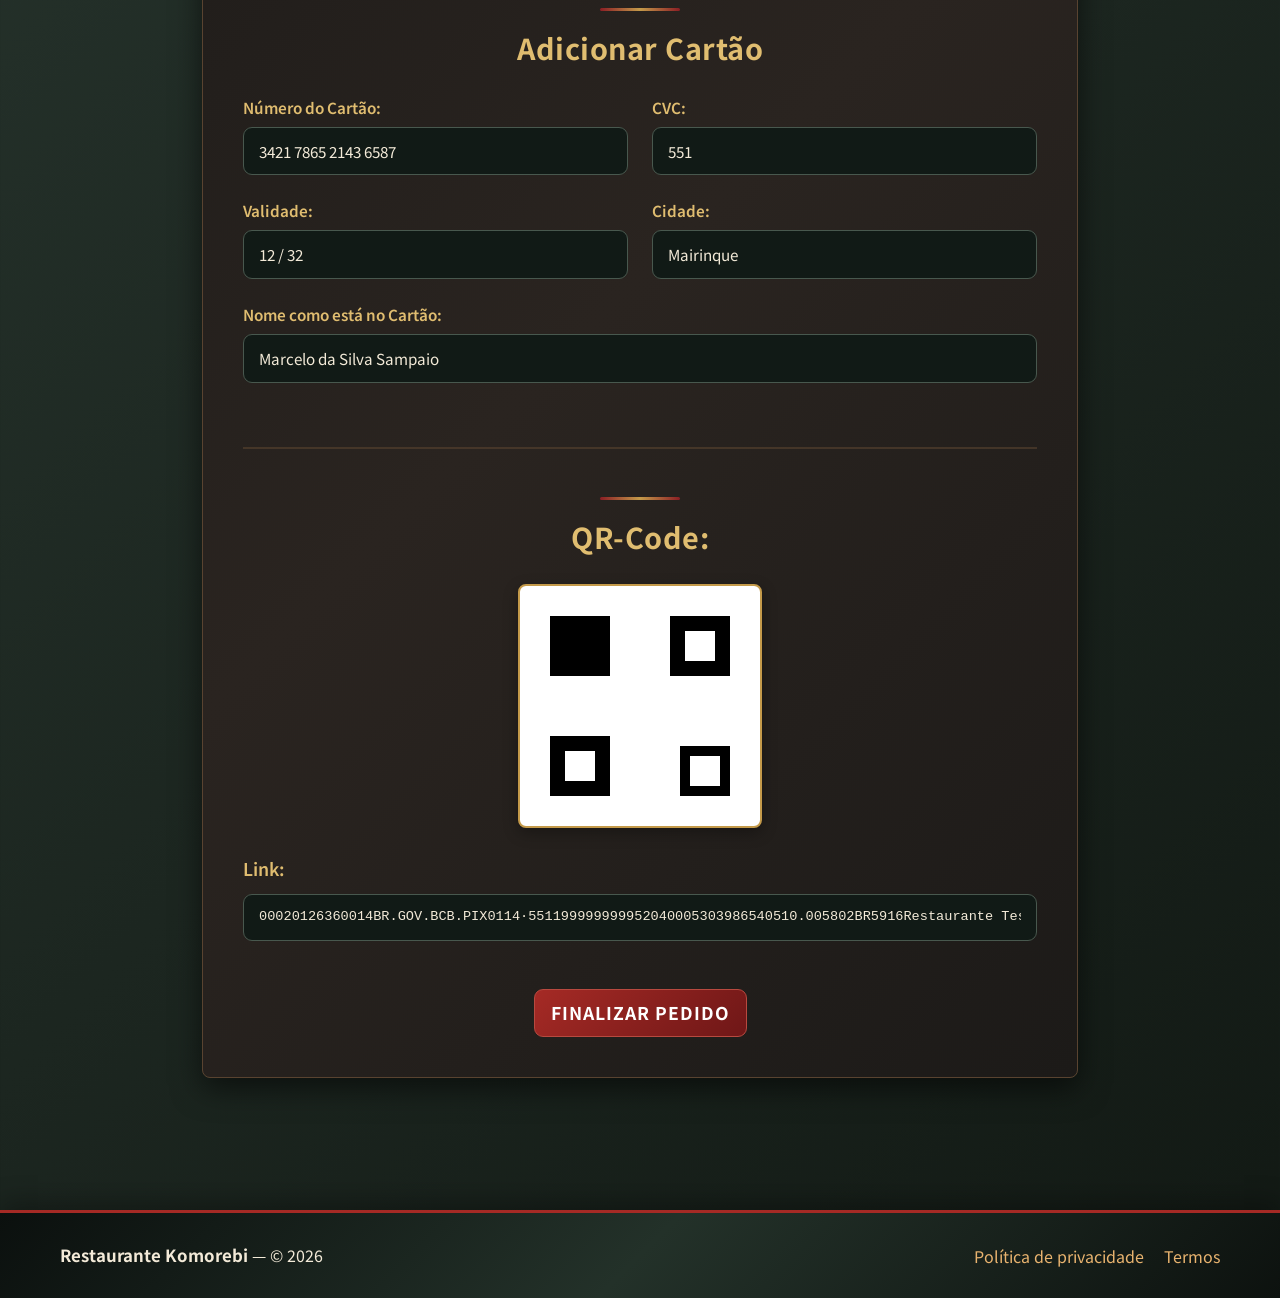
<file: projeto_komorebi_corrigido_CAROLINA_04092026/template/delivery.html>
<!DOCTYPE html>

<html lang="pt-br">

<head>
  <meta charset="utf-8" />
  <meta content="width=device-width, initial-scale=1" name="viewport" />
  <title>Delivery | Komorebi</title>
  <link crossorigin="anonymous" href="https://cdn.jsdelivr.net/npm/bootstrap@5.3.8/dist/css/bootstrap.min.css"
    integrity="sha384-sRIl4kxILFvY47J16cr9ZwB07vP4J8+LH7qKQnuqkuIAvNWLzeN8tE5YBujZqJLB" rel="stylesheet" />
  <link href="../static/css/delivery.css?v=4" rel="stylesheet" />
  <link href="../static/img/logo.png" rel="icon" type="image/png" />
  <link href="https://fonts.googleapis.com/css2?family=Noto+Sans+JP:wght@300;400;500;700&amp;display=swap"
    rel="stylesheet" />
  <link href="../static/css/theme.css?v=4" rel="stylesheet" />
</head>

<body>
  <!-- NAVBAR -->
  <header class="site-header">
    <nav class="navbar navbar-expand-lg">
      <div class="container-fluid px-4"><a class="navbar-brand d-flex align-items-center" href="index.html"><img
            alt="Logo Komorebi" class="brand-logo" src="../static/img/logo.png" />
          <div class="ms-3">
            <div class="brand-title">Komorebi</div>
            <div class="brand-sub">O Japão clássico no seu paladar</div>
          </div>
        </a><button aria-controls="navbarNav" aria-expanded="false" aria-label="Abrir menu" class="navbar-toggler"
          data-bs-target="#navbarNav" data-bs-toggle="collapse" type="button"><span
            class="navbar-toggler-icon"></span></button>
        <div class="collapse navbar-collapse" id="navbarNav">
          <ul class="navbar-nav ms-auto">
            <li class="nav-item"><a class="nav-link" href="index.html">Home</a></li>
            <li class="nav-item"><a class="nav-link" href="cardapio.html">Cardápio</a></li>
            <li class="nav-item"><a class="nav-link active" href="delivery.html">Delivery</a></li>
            <li class="nav-item"><a class="nav-link" href="contato.html">Contato</a></li>
          </ul>
        </div>
      </div>
    </nav>
  </header>
  <!-- HEADER COM INFO -->
  <div class="header-info">
    <div class="container-fluid">
      <div class="row align-items-center">
        <div class="col-md-6">
          <h2 class="header-title">Delivery KOMOREBI</h2>
          <p class="header-subtitle">Rua Esperanto da Rosa, 123 - Região</p>
          <p class="header-hours">Aberto de 11:00 às 23:00</p>
        </div>
        <div class="col-md-6 text-end">
          <button class="btn btn-time me-2">Entregar em</button>
          <span class="delivery-info">🛒 R$ 0,00</span>
        </div>
      </div>
    </div>
  </div>

  <!-- MAIN CONTENT -->
  <main class="main-section">
    <div class="container-fluid">
      <!-- SEÇÃO DE ENTREGA -->
      <section class="delivery-section">
        <div class="row">
          <div class="col-md-3">
            <div class="delivery-card">
              <div class="delivery-icon">📦</div>
              <h5>Entrega</h5>
              <p>Envios rápidos e seguros</p>
            </div>
          </div>
          <div class="col-md-3">
            <div class="delivery-card">
              <div class="delivery-icon">⏱️</div>
              <h5>Hoje</h5>
              <p>55 - 65 min</p>
            </div>
          </div>
          <div class="col-12 mt-3">
            <div class="delivery-search">

              <input class="search-input" id="delivery-search-input" placeholder="Buscar sushi, temaki, yakisoba..."
                type="text" />

              <button class="btn-search" type="button">
                🔍 Buscar
              </button>

            </div>
          </div>
        </div>
      </section>
      <!-- CATEGORIAS -->
      <section class="categories-section">
        <div class="categories-scroll">
          <a class="category-link" href="cardapio.html">PROMOÇÃO</a>
          <a class="category-link" href="cardapio.html">PRATOS QUENTES</a>
          <a class="category-link" href="cardapio.html">ENTRADAS E ACOMPANHAMENTOS</a>
          <a class="category-link" href="cardapio.html">PRATOS FRI...</a>
          <a class="category-link" href="cardapio.html">SUSHI E SASHIMI</a>
          <a class="category-link" href="cardapio.html">POKE BOWLS</a>
          <a class="category-link" href="cardapio.html">ENTRADAS</a>
        </div>
      </section>
      <!-- PROMOÇÃO -->
      <section class="promo-section">
        <h3 class="section-title">PROMOÇÃO</h3>
        <div class="row">
          <div class="col-md-6">
            <div class="promo-card">
              <div class="row align-items-center">
                <div class="col-md-4">
                  <img alt="Temaski de Salmão" class="promo-img" src="../static/img/CARDAPIO1.png" />
                </div>
                <div class="col-md-8">
                  <h4 class="promo-title">Compre 3 Temakis de Salmão e GANHE UMA COCA</h4>
                  <p class="promo-desc">3 Temakis de Salmão Grelhado super cremosos + 1 COCA 350ml</p>
                  <div class="promo-price">
                    <span class="old-price">R$ 99,00</span>
                    <span class="new-price">R$ 79,95</span>
                  </div>
                </div>
              </div>
            </div>
          </div>
        </div>
      </section>
      <!-- PRATOS QUENTES -->
      <section class="products-section">
        <h3 class="section-title">PRATOS QUENTES</h3>
        <div class="products-carousel">
          <div class="product-card">
            <img alt="Yakisoba Tradicional" class="product-img" src="../static/img/CARDAPIO2.png" />
            <div class="product-info">
              <h5 class="product-title">Yakisoba Tradicional</h5>
              <p class="product-price">R$ 35 - R$ 60</p>
            </div>
          </div>
          <div class="product-card">
            <img alt="Teppanyaki" class="product-img" src="../static/img/CARDAPIO3.png" />
            <div class="product-info">
              <h5 class="product-title">Teppanyaki</h5>
              <p class="product-price">R$ 55 - R$ 95</p>
            </div>
          </div>
          <div class="product-card">
            <img alt="Ramen da Casa" class="product-img" src="../static/img/CARDAPIO4.png" />
            <div class="product-info">
              <h5 class="product-title">Ramen da Casa</h5>
              <p class="product-price">R$ 37,00</p>
            </div>
          </div>
        </div>
        <button class="carousel-nav-next">›</button>
      </section>
      <!-- ENTRADAS E ACOMPANHAMENTOS -->
      <section class="products-section">
        <h3 class="section-title">ENTRADAS E ACOMPANHAMENTOS</h3>
        <div class="products-carousel">
          <div class="product-card">
            <img alt="Missoshiru" class="product-img" src="../static/img/CARDAPIO5.png" />
            <div class="product-info">
              <h5 class="product-title">Missoshiru</h5>
              <p class="product-price">R$ 12 - R$ 20</p>
            </div>
          </div>
          <div class="product-card">
            <img alt="Guioza (Gyoza)" class="product-img" src="../static/img/CARDAPIO6.png" />
            <div class="product-info">
              <h5 class="product-title">Guioza (Gyoza)</h5>
              <p class="product-price">R$ 25 - R$ 40</p>
            </div>
          </div>
          <div class="product-card">
            <img alt="Edamame" class="product-img" src="../static/img/CARDAPIO7.png" />
            <div class="product-info">
              <h5 class="product-title">Edamame</h5>
              <p class="product-price">R$ 15,00</p>
            </div>
          </div>
        </div>
        <button class="carousel-nav-next">›</button>
      </section>
      <!-- PRATOS FRIOS -->
      <section class="products-section">
        <h3 class="section-title">PRATOS FRIOS</h3>
        <div class="products-carousel">
          <div class="product-card">
            <img alt="Sashimi (8 a 10 fatias)" class="product-img" src="../static/img/CARDAPIO8.png" />
            <div class="product-info">
              <h5 class="product-title">Sashimi (8 a 10 fatias)</h5>
              <p class="product-price">R$ 35 - R$ 65</p>
            </div>
          </div>
          <div class="product-card">
            <img alt="Nigiri" class="product-img" src="../static/img/CARDAPIO1.png" />
            <div class="product-info">
              <h5 class="product-title">Nigiri</h5>
              <p class="product-price">R$ 25 - R$ 40</p>
            </div>
          </div>
          <div class="product-card">
            <img alt="Temaki" class="product-img" src="../static/img/CARDAPIO2.png" />
            <div class="product-info">
              <h5 class="product-title">Temaki</h5>
              <p class="product-price">R$ 20 - R$ 35</p>
            </div>
          </div>
        </div>
        <button class="carousel-nav-next">›</button>
      </section>
    </div>
  </main>
  <!-- CHECKOUT / DADOS PARA ENTREGA -->
  <main class="main-section checkout-main">
    <div class="container">
      <section class="checkout-section">
        <h2 class="section-title-large">Dados para Entrega</h2>
        <form class="checkout-form">
          <div class="row">
            <!-- NOME -->
            <div class="col-md-6 mb-4">
              <label class="form-label" for="nome">Nome:</label>
              <input class="form-control form-control-delivery" id="nome" placeholder="Marcelo da Silva Sampaio"
                type="text" value="Marcelo da Silva Sampaio" />
            </div>
            <!-- RUA -->
            <div class="col-md-6 mb-4">
              <label class="form-label" for="rua">Rua: <span class="label-hint">(Automaticamente)</span></label>
              <input class="form-control form-control-delivery" id="rua" placeholder="Rua Santos Dumont" type="text"
                value="Rua Santos Dumont" />
            </div>
            <!-- TELEFONE/WHATSAPP -->
            <div class="col-md-6 mb-4">
              <label class="form-label" for="telefone">Telefone/Whatsapp:</label>
              <div class="input-group">
                <span class="input-group-text flag-select">🇧🇷</span>
                <input class="form-control form-control-delivery" id="telefone" placeholder="11 95303-9355" type="tel"
                  value="11 95303-9355" />
              </div>
            </div>
            <!-- NÚMERO -->
            <div class="col-md-6 mb-4">
              <label class="form-label" for="numero">Número:</label>
              <input class="form-control form-control-delivery" id="numero" placeholder="99" type="text" value="99" />
            </div>
            <!-- CEP -->
            <div class="col-md-6 mb-4">
              <label class="form-label" for="cep">CEP:</label>
              <div class="input-group">
                <input class="form-control form-control-delivery" id="cep" placeholder="18120-039" type="text"
                  value="18120-039" />
                <button class="btn btn-outline-secondary" type="button">🔍</button>
              </div>
            </div>
            <!-- PONTO DE REFERÊNCIA -->
            <div class="col-md-6 mb-4">
              <label class="form-label" for="referencia">Ponto de Referência:</label>
              <input class="form-control form-control-delivery" id="referencia" placeholder="Passando pela Loja CEM."
                type="text" value="Passando pela Loja CEM." />
            </div>
          </div>
          <!-- SEPARADOR -->
          <hr class="divider" />
          <!-- SEÇÃO ADICIONAR CARTÃO -->
          <h2 class="section-title-large mt-5">Adicionar Cartão</h2>
          <div class="row">
            <!-- NÚMERO DO CARTÃO -->
            <div class="col-md-6 mb-4">
              <label class="form-label" for="card-number">Número do Cartão:</label>
              <input class="form-control form-control-delivery" id="card-number" placeholder="3421 7865 2143 6587"
                type="text" value="3421 7865 2143 6587" />
            </div>
            <!-- CVC -->
            <div class="col-md-6 mb-4">
              <label class="form-label" for="cvc">CVC:</label>
              <input class="form-control form-control-delivery" id="cvc" placeholder="551" type="text" value="551" />
            </div>
            <!-- VALIDADE -->
            <div class="col-md-6 mb-4">
              <label class="form-label" for="validade">Validade:</label>
              <input class="form-control form-control-delivery" id="validade" placeholder="12 / 32" type="text"
                value="12 / 32" />
            </div>
            <!-- PAÍS -->
            <div class="col-md-6 mb-4">
              <label class="form-label" for="pais">Cidade:</label>
              <select class="form-select form-control-delivery" id="pais">
                <option selected="" value="Brasil">Mairinque</option>
                <option value="Argentina">São Roque</option>
                <option value="Uruguai">Mailasqui</option>
                <option value="Paraguai">Mariporãm</option>
              </select>
            </div>
            <!-- NOME NO CARTÃO -->
            <div class="col-md-12 mb-4">
              <label class="form-label" for="card-name">Nome como está no Cartão:</label>
              <input class="form-control form-control-delivery" id="card-name" placeholder="Marcelo da Silva Sampaio"
                type="text" value="Marcelo da Silva Sampaio" />
            </div>
          </div>
          <!-- SEPARADOR -->
          <hr class="divider" />
          <!-- SEÇÃO QR CODE -->
          <h2 class="section-title-large mt-5">QR-Code:</h2>
          <div class="qr-section">
            <div class="qr-container">
              <div class="qr-code-box">
                <img alt="QR Code" class="qr-code-img"
                  src="data:image/svg+xml,%3Csvg xmlns='http://www.w3.org/2000/svg' width='200' height='200'%3E%3Crect fill='white' width='200' height='200'/%3E%3Cpath fill='black' d='M10,10h60v60h-60zM25,25h30v30h-30z'/%3E%3Crect fill='black' width='60' height='60' x='130' y='10'/%3E%3Crect fill='white' width='30' height='30' x='145' y='25'/%3E%3Crect fill='black' width='60' height='60' x='10' y='130'/%3E%3Crect fill='white' width='30' height='30' x='25' y='145'/%3E%3Crect fill='black' x='140' y='140' width='50' height='50'/%3E%3Crect fill='white' x='150' y='150' width='30' height='30'/%3E%3C/svg%3E" />
              </div>
            </div>
            <h3 class="link-title">Link:</h3>
            <div class="link-container">
              <input class="form-control form-control-delivery link-input" readonly="" type="text"
                value="00020126360014BR.GOV.BCB.PIX0114·551199999999952040005303986540510.005802BR5916Restaurante Teste6009Sao Paulo6207503***6304A1B2" />
            </div>
          </div>
          <!-- BOTÃO FINALIZAR -->
          <div class="button-section mt-5">
            <button class="btn btn-checkout" type="submit">Finalizar Pedido</button>
          </div>
        </form>
      </section>
    </div>
  </main>

  <footer class="site-footer">
    <div class="container">
      <div class="row align-items-center">
        <div class="col-md-6 text-md-start text-center mb-3 mb-md-0">
          <strong>Restaurante Komorebi</strong>
          <span>— © <span id="year"></span></span>
        </div>
        <div class="col-md-6 text-md-end text-center">
          <a href="#">Política de privacidade</a>
          <a class="ms-3" href="#">Termos</a>
        </div>
      </div>
    </div>
  </footer>
  <script src="https://cdn.jsdelivr.net/npm/bootstrap@5.3.8/dist/js/bootstrap.bundle.min.js"
    crossorigin="anonymous"></script>
  <script>
    const year = document.getElementById('year');
    if (year) year.textContent = new Date().getFullYear();
  </script>

</body>

</html>
</file>
<file: static/css/cardapio.css>
/* =========================================================
   CORES PRINCIPAIS
   ========================================================= */

:root {
  --vermelho: #8b1e24;
  --vermelho-escuro: #4d1014;
  --vinho: #351015;

  --preto: #121212;
  --carvao: #1c1a18;
  --marrom: #3b2920;
  --madeira: #5a3826;

  --dourado: #c49a4a;
  --dourado-claro: #e0bd70;

  --creme-escuro: #d8c9ae;

  --texto: #eee5d5;
  --texto-secundario: #b9ad99;
}


/* =========================================================
   CONFIGURAÇÕES GERAIS
   ========================================================= */

* {
  box-sizing: border-box;
}

html {
  scroll-behavior: smooth;
}

body {
  margin: 0;
  font-family: "Noto Sans JP", sans-serif;
  background-color: var(--preto);
  color: var(--texto);
}


/* =========================================================
   NAVBAR
   ========================================================= */

.navbar {
  background: linear-gradient(135deg, #0d0d0d 0%, #241313 50%, #111111 100%) !important;
  border-bottom: 3px solid var(--dourado);
  box-shadow: 0 5px 20px rgba(0, 0, 0, 0.7);
  padding: 1rem 0 !important;
}

.navbar-brand {
  color: var(--dourado-claro) !important;
  font-weight: 700;
  font-size: 1.3rem;
  letter-spacing: 1px;
  transition: 0.3s ease;
  margin-right: 3rem !important;
}

.navbar-brand:hover {
  color: var(--dourado) !important;
  text-shadow: 0 0 10px rgba(196, 154, 74, 0.3);
}

.navbar-toggler {
  border-color: var(--dourado) !important;
}

.navbar-toggler-icon {
  background-image: url("data:image/svg+xml,%3csvg xmlns='http://www.w3.org/2000/svg' viewBox='0 0 30 30'%3e%3cpath stroke='%23e0bd70' stroke-linecap='round' stroke-miterlimit='10' stroke-width='2' d='M4 7h22M4 15h22M4 23h22'/%3e%3c/svg%3e");
}

.navbar-collapse {
  padding-top: 1rem;
  padding-bottom: 0 !important;
}

.navbar-nav {
  gap: 0.5rem;
  display: flex;
  flex-direction: row;
  align-items: center;
  margin-left: auto;
}

.nav-item {
  display: flex;
  align-items: center;
}

.nav-link {
  color: #ded3c0 !important;
  font-weight: 500;
  padding: 0.75rem 1.2rem !important;
  border-radius: 4px;
  transition: 0.25s ease;
  margin: 0 0.3rem;
  white-space: nowrap;
}

.nav-link:hover {
  background-color: var(--vermelho-escuro);
  color: var(--dourado-claro) !important;
}

.nav-link.active {
  background: linear-gradient(135deg, var(--vermelho), var(--vermelho-escuro));
  color: white !important;
  border-bottom: 2px solid var(--dourado);
}


/* =========================================================
   MAIN CONTENT
   ========================================================= */

body > h1 {
  text-align: center;
  color: var(--dourado-claro);
  font-weight: 700;
  letter-spacing: 1px;
  margin-top: 60px;
  margin-bottom: 50px;
  font-size: 2.2rem;
  text-shadow: 0 2px 8px rgba(0, 0, 0, 0.5);
  position: relative;
}

body > h1::after {
  content: "";
  display: block;
  width: 90px;
  height: 3px;
  margin: 15px auto 0;
  background: linear-gradient(90deg, var(--vermelho), var(--dourado), var(--vermelho));
  border-radius: 10px;
}


/* =========================================================
   CONTAINER E CARDS
   ========================================================= */

body {
  padding: 0 15px;
}

.card {
  background-color: var(--carvao);
  border: 1px solid #594330;
  border-radius: 8px;
  margin-bottom: 40px;
  box-shadow: 0 10px 30px rgba(0, 0, 0, 0.55);
  overflow: hidden;
  transition: 0.3s ease;
  max-width: 100%;
}

.card:hover {
  transform: translateY(-8px);
  box-shadow: 0 15px 40px rgba(196, 154, 74, 0.15);
  border-color: var(--dourado);
}

.card-img-top {
  width: 100%;
  height: 300px;
  object-fit: cover;
  filter: brightness(0.75) contrast(1.08);
  transition: 0.4s ease;
}

.card:hover .card-img-top {
  filter: brightness(0.85) contrast(1.1);
  transform: scale(1.02);
}

.card-body {
  padding: 25px;
  background-color: var(--carvao);
}

.card-title {
  color: var(--dourado-claro);
  font-weight: 700;
  font-size: 1.3rem;
  margin-bottom: 15px;
  letter-spacing: 0.5px;
}

.card-text {
  color: var(--texto-secundario);
  line-height: 1.6;
  font-size: 0.95rem;
  margin-bottom: 20px;
}

.btn-primary {
  background-color: var(--vermelho);
  border-color: var(--vermelho);
  color: white;
  font-weight: 600;
  padding: 12px 25px;
  border-radius: 4px;
  transition: 0.3s ease;
  width: 100%;
  text-transform: uppercase;
  letter-spacing: 0.5px;
  font-size: 0.9rem;
}

.btn-primary:hover {
  background-color: var(--vermelho-escuro);
  border-color: var(--vermelho-escuro);
  box-shadow: 0 0 15px rgba(196, 154, 74, 0.3);
  color: var(--dourado-claro);
}


/* =========================================================
   GRID RESPONSIVO PARA CARDS
   ========================================================= */

body > .card {
  max-width: 100%;
  margin-left: auto;
  margin-right: auto;
}

@media (min-width: 768px) {
  body {
    display: flex;
    flex-wrap: wrap;
    justify-content: center;
    gap: 20px;
    padding: 0 20px;
  }

  body > h1 {
    flex: 0 0 100%;
    order: -1;
  }

  body > nav {
    flex: 0 0 100%;
    order: -2;
  }

  body > footer {
    flex: 0 0 100%;
    order: 999;
  }

  .card {
    flex: 0 0 calc(50% - 10px);
    max-width: 100%;
  }
}

@media (min-width: 1200px) {
  .card {
    flex: 0 0 calc(33.333% - 14px);
  }
}

@media (min-width: 1400px) {
  .card {
    flex: 0 0 calc(25% - 15px);
  }
}


/* =========================================================
   FOOTER
   ========================================================= */

.site-footer {
  background: linear-gradient(135deg, #0b0b0b, #241214, #0e0e0e);
  color: var(--texto);
  padding: 35px 0;
  border-top: 4px solid var(--dourado);
  box-shadow: 0 -8px 25px rgba(0, 0, 0, 0.5);
  margin-top: 80px;
  width: 100%;
}

.site-footer .container {
  max-width: 1200px;
  margin: 0 auto;
  padding: 0 20px;
}

.site-footer strong {
  color: var(--dourado-claro);
  font-size: 1.05rem;
}

.site-footer a {
  color: #bdb09c;
  text-decoration: none;
  transition: 0.2s ease;
}

.site-footer a:hover {
  color: var(--dourado-claro);
  text-decoration: underline;
}


/* =========================================================
   RESPONSIVIDADE
   ========================================================= */

@media (max-width: 991px) {
  .navbar-collapse {
    padding-top: 1rem;
    margin-top: 1rem;
    border-top: 1px solid rgba(196, 154, 74, 0.2);
  }

  .navbar-nav {
    flex-direction: column;
    gap: 0.5rem;
    margin-left: 0;
  }

  .nav-item {
    width: 100%;
  }

  .nav-link {
    display: block;
    width: 100%;
    padding: 0.75rem 1rem !important;
    text-align: left;
    margin: 0;
  }

  .card-img-top {
    height: 250px;
  }

  body > h1 {
    font-size: 1.8rem;
    margin-top: 40px;
    margin-bottom: 40px;
  }
}

@media (max-width: 768px) {
  body {
    padding: 0 10px;
    gap: 15px;
  }

  .card {
    flex: 0 0 100% !important;
    max-width: 100%;
  }

  .card-img-top {
    height: 280px;
  }

  .card-body {
    padding: 20px;
  }

  .card-title {
    font-size: 1.15rem;
    margin-bottom: 10px;
  }

  .card-text {
    font-size: 0.9rem;
    margin-bottom: 15px;
  }

  body > h1 {
    font-size: 1.6rem;
    margin-top: 30px;
    margin-bottom: 30px;
  }
}

@media (max-width: 576px) {
  .navbar-brand {
    font-size: 1.1rem;
    margin-right: 1rem !important;
  }

  .navbar {
    padding: 0.75rem 0 !important;
  }

  .navbar-collapse {
    padding-top: 0.75rem;
  }

  .nav-link {
    font-size: 0.9rem;
    padding: 0.6rem 0.8rem !important;
  }

  .card-img-top {
    height: 220px;
  }

  .card-body {
    padding: 15px;
  }

  .card-title {
    font-size: 1rem;
  }

  .card-text {
    font-size: 0.85rem;
    line-height: 1.5;
  }

  .btn-primary {
    padding: 10px 20px;
    font-size: 0.85rem;
  }

  body > h1 {
    font-size: 1.4rem;
    margin-top: 20px;
    margin-bottom: 25px;
  }

  .site-footer {
    text-align: center;
    padding: 25px 0;
  }

  .site-footer .row {
    flex-direction: column;
    gap: 15px;
  }

  .site-footer .col-md-6 {
    width: 100% !important;
  }
}
</file>
<file: static/css/contato.css>
/* =========================================================
   CORES PRINCIPAIS
   ========================================================= */

:root {
  --vermelho: #8b1e24;
  --vermelho-escuro: #4d1014;
  --vinho: #351015;

  --preto: #121212;
  --carvao: #1c1a18;
  --marrom: #3b2920;
  --madeira: #5a3826;

  --dourado: #c49a4a;
  --dourado-claro: #e0bd70;

  --creme-escuro: #d8c9ae;
  --creme: #d4af9f;
  --creme-claro: #e8d4b8;

  --texto: #eee5d5;
  --texto-secundario: #b9ad99;
}


/* =========================================================
   CONFIGURAÇÕES GERAIS
   ========================================================= */

* {
  box-sizing: border-box;
}

html {
  scroll-behavior: smooth;
}

body {
  margin: 0;
  font-family: "Noto Sans JP", sans-serif;
  background-color: var(--preto);
  color: var(--texto);
}


/* =========================================================
   NAVBAR
   ========================================================= */

.navbar {
  background: linear-gradient(135deg, #0d0d0d 0%, #241313 50%, #111111 100%) !important;
  border-bottom: 3px solid var(--dourado);
  box-shadow: 0 5px 20px rgba(0, 0, 0, 0.7);
  padding: 1rem 0 !important;
}

.navbar-brand {
  color: var(--dourado-claro) !important;
  font-weight: 700;
  font-size: 1.3rem;
  letter-spacing: 1px;
  transition: 0.3s ease;
  margin-right: 3rem !important;
}

.navbar-brand:hover {
  color: var(--dourado) !important;
  text-shadow: 0 0 10px rgba(196, 154, 74, 0.3);
}

.navbar-toggler {
  border-color: var(--dourado) !important;
}

.navbar-toggler-icon {
  background-image: url("data:image/svg+xml,%3csvg xmlns='http://www.w3.org/2000/svg' viewBox='0 0 30 30'%3e%3cpath stroke='%23e0bd70' stroke-linecap='round' stroke-miterlimit='10' stroke-width='2' d='M4 7h22M4 15h22M4 23h22'/%3e%3c/svg%3e");
}

.navbar-collapse {
  padding-top: 1rem;
  padding-bottom: 0 !important;
}

.navbar-nav {
  gap: 0.5rem;
  display: flex;
  flex-direction: row;
  align-items: center;
  margin-left: auto;
}

.nav-item {
  display: flex;
  align-items: center;
}

.nav-link {
  color: #ded3c0 !important;
  font-weight: 500;
  padding: 0.75rem 1.2rem !important;
  border-radius: 4px;
  transition: 0.25s ease;
  margin: 0 0.3rem;
  white-space: nowrap;
}

.nav-link:hover {
  background-color: var(--vermelho-escuro);
  color: var(--dourado-claro) !important;
}

.nav-link.active {
  background: linear-gradient(135deg, var(--vermelho), var(--vermelho-escuro));
  color: white !important;
  border-bottom: 2px solid var(--dourado);
}


/* =========================================================
   MAIN SECTION - CONTACT
   ========================================================= */

.main-section-contact {
  background: linear-gradient(135deg, #171514 0%, #251b18 45%, #171515 100%);
  padding: 60px 0;
  min-height: calc(100vh - 300px);
}

.container {
  max-width: 1000px;
  margin: 0 auto;
  padding: 0 15px;
}


/* =========================================================
   TÍTULO PRINCIPAL
   ========================================================= */

.contact-title {
  text-align: center;
  color: var(--vermelho);
  font-weight: 700;
  font-size: 2.5rem;
  margin: 40px 0;
  letter-spacing: 2px;
  text-shadow: 0 2px 8px rgba(0, 0, 0, 0.5);
  text-transform: uppercase;
}

.contact-title::after {
  content: "";
  display: block;
  width: 100px;
  height: 3px;
  margin: 20px auto 0;
  background: linear-gradient(90deg, var(--vermelho), var(--dourado), var(--vermelho));
  border-radius: 10px;
}


/* =========================================================
   SEÇÃO DE INFORMAÇÕES
   ========================================================= */

.info-section {
  background: linear-gradient(135deg, var(--carvao) 0%, #2a2420 50%, var(--carvao) 100%);
  border: 1px solid #594330;
  border-radius: 8px;
  padding: 40px;
  margin-bottom: 50px;
  box-shadow: 0 10px 30px rgba(0, 0, 0, 0.55);
}

.info-block {
  margin-bottom: 30px;
}

.info-block:last-child {
  margin-bottom: 0;
}

.info-heading {
  color: var(--dourado-claro);
  font-weight: 700;
  font-size: 1.1rem;
  margin-bottom: 12px;
  letter-spacing: 0.5px;
  display: flex;
  align-items: center;
  gap: 8px;
}

.info-heading::before {
  content: "";
  display: inline-block;
  width: 4px;
  height: 4px;
  background-color: var(--vermelho);
  border-radius: 50%;
}

.info-text {
  color: var(--texto-secundario);
  font-size: 0.95rem;
  line-height: 1.8;
  margin: 8px 0;
}

.info-text strong {
  color: var(--dourado-claro);
  font-weight: 600;
}

.contact-link {
  color: var(--dourado);
  text-decoration: none;
  transition: 0.3s ease;
  font-weight: 500;
}

.contact-link:hover {
  color: var(--dourado-claro);
  text-decoration: underline;
  text-shadow: 0 0 10px rgba(196, 154, 74, 0.3);
}


/* =========================================================
   SEÇÃO DE FORMULÁRIO
   ========================================================= */

.form-section {
  background: linear-gradient(135deg, var(--carvao) 0%, #2a2420 50%, var(--carvao) 100%);
  border: 1px solid #594330;
  border-radius: 8px;
  padding: 40px;
  box-shadow: 0 10px 30px rgba(0, 0, 0, 0.55);
  margin-bottom: 50px;
}

.form-section-title {
  color: var(--dourado-claro);
  font-weight: 700;
  font-size: 1.8rem;
  margin-bottom: 30px;
  text-align: center;
  letter-spacing: 1px;
  position: relative;
  padding-bottom: 20px;
}

.form-section-title::after {
  content: "";
  display: block;
  position: absolute;
  bottom: 0;
  left: 50%;
  transform: translateX(-50%);
  width: 80px;
  height: 3px;
  background: linear-gradient(90deg, var(--vermelho), var(--dourado), var(--vermelho));
  border-radius: 10px;
}


/* =========================================================
   FORM CONTROLS
   ========================================================= */

.form-label-contact {
  color: var(--dourado-claro);
  font-weight: 600;
  margin-bottom: 10px;
  font-size: 0.95rem;
  display: block;
}

.form-control-contact {
  border: 1px solid #594330;
  border-radius: 4px;
  padding: 12px 15px;
  color: var(--texto);
  background-color: var(--carvao);
  font-size: 0.95rem;
  transition: 0.3s ease;
  font-family: "Noto Sans JP", sans-serif;
  width: 100%;
}

.form-control-contact::placeholder {
  color: var(--texto-secundario);
}

.form-control-contact:focus {
  border-color: var(--dourado);
  color: var(--texto);
  background-color: #221f1b;
  box-shadow: 0 0 0 3px rgba(196, 154, 74, 0.15);
  outline: none;
}

.textarea-contact {
  resize: vertical;
  min-height: 120px;
  font-family: "Noto Sans JP", sans-serif;
}

.textarea-contact:focus {
  border-color: var(--dourado);
  background-color: #221f1b;
  box-shadow: 0 0 0 3px rgba(196, 154, 74, 0.15);
}

/* Select styling */
.form-control-contact {
  appearance: none;
  background-image: url("data:image/svg+xml,%3csvg xmlns='http://www.w3.org/2000/svg' viewBox='0 0 16 16'%3e%3cpath fill='none' stroke='%23e0bd70' stroke-linecap='round' stroke-linejoin='round' stroke-width='2' d='M2 5l6 6 6-6'/%3e%3c/svg%3e");
  background-repeat: no-repeat;
  background-position: right 0.75rem center;
  background-size: 16px 12px;
  padding-right: 2.5rem;
}

.form-control-contact option {
  background-color: var(--carvao);
  color: var(--texto);
}


/* =========================================================
   FORMULÁRIO DISCLAIMER
   ========================================================= */

.form-disclaimer {
  color: var(--texto-secundario);
  font-size: 0.85rem;
  text-align: center;
  margin: 25px 0;
  font-style: italic;
  line-height: 1.6;
}

.form-disclaimer strong {
  color: var(--dourado-claro);
}


/* =========================================================
   BUTTONS
   ========================================================= */

.button-section-contact {
  display: flex;
  justify-content: center;
  margin-top: 30px;
}

.btn-send {
  background-color: var(--vermelho);
  border: 2px solid var(--vermelho);
  color: white;
  font-weight: 700;
  padding: 15px 60px;
  font-size: 1rem;
  border-radius: 4px;
  transition: 0.3s ease;
  text-transform: uppercase;
  letter-spacing: 1px;
  cursor: pointer;
}

.btn-send:hover {
  background-color: var(--vermelho-escuro);
  border-color: var(--vermelho-escuro);
  color: white;
  box-shadow: 0 5px 15px rgba(139, 30, 36, 0.3);
}

.btn-send:active {
  transform: scale(0.98);
}


/* =========================================================
   FOOTER
   ========================================================= */

.site-footer {
  background: linear-gradient(135deg, #0b0b0b, #241214, #0e0e0e);
  color: var(--texto);
  padding: 35px 0;
  border-top: 4px solid var(--dourado);
  box-shadow: 0 -8px 25px rgba(0, 0, 0, 0.5);
  margin-top: 60px;
  width: 100%;
}

.site-footer .container {
  max-width: 1200px;
  margin: 0 auto;
  padding: 0 20px;
}

.site-footer strong {
  color: var(--dourado-claro);
  font-size: 1.05rem;
}

.site-footer a {
  color: #bdb09c;
  text-decoration: none;
  transition: 0.2s ease;
}

.site-footer a:hover {
  color: var(--dourado-claro);
  text-decoration: underline;
}


/* =========================================================
   RESPONSIVIDADE
   ========================================================= */

@media (max-width: 991px) {
  .navbar-collapse {
    padding-top: 1rem;
    margin-top: 1rem;
    border-top: 1px solid rgba(196, 154, 74, 0.2);
  }

  .navbar-nav {
    flex-direction: column;
    gap: 0.5rem;
    margin-left: 0;
  }

  .nav-item {
    width: 100%;
  }

  .nav-link {
    display: block;
    width: 100%;
    padding: 0.75rem 1rem !important;
    text-align: left;
    margin: 0;
  }

  .contact-title {
    font-size: 2rem;
  }

  .contact-title::after {
    width: 80px;
  }

  .info-section,
  .form-section {
    padding: 30px 20px;
  }
}

@media (max-width: 768px) {
  .main-section-contact {
    padding: 40px 0;
  }

  .container {
    padding: 0 12px;
  }

  .contact-title {
    font-size: 1.8rem;
    margin: 30px 0;
  }

  .contact-title::after {
    width: 70px;
  }

  .info-section {
    padding: 25px 15px;
    margin-bottom: 40px;
  }

  .info-block {
    margin-bottom: 25px;
  }

  .info-heading {
    font-size: 1rem;
    margin-bottom: 10px;
  }

  .info-text {
    font-size: 0.9rem;
    line-height: 1.7;
    margin: 6px 0;
  }

  .form-section {
    padding: 25px 15px;
  }

  .form-section-title {
    font-size: 1.5rem;
    margin-bottom: 25px;
    padding-bottom: 15px;
  }

  .form-section-title::after {
    width: 70px;
  }

  .form-label-contact {
    font-size: 0.9rem;
    margin-bottom: 8px;
  }

  .form-control-contact {
    font-size: 0.9rem;
    padding: 10px 12px;
  }

  .textarea-contact {
    min-height: 100px;
  }

  .form-disclaimer {
    font-size: 0.8rem;
    margin: 20px 0;
  }

  .btn-send {
    padding: 12px 40px;
    font-size: 0.95rem;
  }
}

@media (max-width: 576px) {
  .navbar-brand {
    font-size: 1.1rem;
    margin-right: 1rem !important;
  }

  .navbar {
    padding: 0.75rem 0 !important;
  }

  .navbar-collapse {
    padding-top: 0.75rem;
  }

  .nav-link {
    font-size: 0.9rem;
    padding: 0.6rem 0.8rem !important;
  }

  .main-section-contact {
    padding: 30px 0;
  }

  .container {
    padding: 0 10px;
  }

  .contact-title {
    font-size: 1.4rem;
    margin: 25px 0;
    letter-spacing: 1px;
  }

  .contact-title::after {
    width: 60px;
    margin-top: 15px;
  }

  .info-section {
    padding: 20px 12px;
    margin-bottom: 30px;
  }

  .info-block {
    margin-bottom: 20px;
  }

  .info-heading {
    font-size: 0.95rem;
    margin-bottom: 8px;
  }

  .info-text {
    font-size: 0.85rem;
    line-height: 1.6;
    margin: 5px 0;
  }

  .contact-link {
    font-size: 0.85rem;
    word-break: break-all;
  }

  .form-section {
    padding: 20px 12px;
  }

  .form-section-title {
    font-size: 1.2rem;
    margin-bottom: 20px;
    padding-bottom: 12px;
  }

  .form-section-title::after {
    width: 50px;
  }

  .form-label-contact {
    font-size: 0.85rem;
    margin-bottom: 6px;
  }

  .form-control-contact {
    font-size: 0.85rem;
    padding: 10px;
  }

  .textarea-contact {
    min-height: 80px;
    font-size: 0.85rem;
  }

  .form-disclaimer {
    font-size: 0.75rem;
    margin: 15px 0;
  }

  .button-section-contact {
    margin-top: 20px;
  }

  .btn-send {
    padding: 12px 35px;
    font-size: 0.9rem;
  }

  .site-footer {
    text-align: center;
    padding: 20px 0;
    margin-top: 40px;
  }

  .site-footer .row {
    flex-direction: column;
    gap: 15px;
  }

  .site-footer .col-md-6 {
    width: 100% !important;
  }
}

/* =========================================================
   UTILITÁRIOS
   ========================================================= */

.text-end {
  text-align: end;
}

.text-md-start {
  text-align: start;
}

.text-md-end {
  text-align: end;
}

.mb-3 {
  margin-bottom: 1rem;
}

.mb-4 {
  margin-bottom: 1.5rem;
}

.ms-3 {
  margin-left: 1rem;
}

.ms-auto {
  margin-left: auto;
}

@media (max-width: 991px) {
  .text-md-start {
    text-align: center !important;
  }

  .text-md-end {
    text-align: center !important;
  }
}
</file>
<file: static/css/login_cliente.css>
/* =========================================================
   CORES PRINCIPAIS
   ========================================================= */

:root {
  --vermelho: #8b1e24;
  --vermelho-escuro: #4d1014;
  --vinho: #351015;

  --preto: #121212;
  --carvao: #1c1a18;
  --marrom: #3b2920;
  --madeira: #5a3826;

  --dourado: #c49a4a;
  --dourado-claro: #e0bd70;

  --creme-escuro: #d8c9ae;
  --creme: #d4af9f;
  --creme-claro: #e8d4b8;

  --texto: #eee5d5;
  --texto-secundario: #b9ad99;
}


/* =========================================================
   CONFIGURAÇÕES GERAIS
   ========================================================= */

* {
  box-sizing: border-box;
}

html {
  scroll-behavior: smooth;
}

body {
  margin: 0;
  font-family: "Noto Sans JP", sans-serif;
  background-color: var(--preto);
  color: var(--texto);
}


/* =========================================================
   NAVBAR
   ========================================================= */

.navbar {
  background: linear-gradient(135deg, #0d0d0d 0%, #241313 50%, #111111 100%) !important;
  border-bottom: 3px solid var(--dourado);
  box-shadow: 0 5px 20px rgba(0, 0, 0, 0.7);
  padding: 1rem 0 !important;
}

.navbar-brand {
  color: var(--dourado-claro) !important;
  font-weight: 700;
  font-size: 1.3rem;
  letter-spacing: 1px;
  transition: 0.3s ease;
  margin-right: 3rem !important;
}

.navbar-brand:hover {
  color: var(--dourado) !important;
  text-shadow: 0 0 10px rgba(196, 154, 74, 0.3);
}

.navbar-toggler {
  border-color: var(--dourado) !important;
}

.navbar-toggler-icon {
  background-image: url("data:image/svg+xml,%3csvg xmlns='http://www.w3.org/2000/svg' viewBox='0 0 30 30'%3e%3cpath stroke='%23e0bd70' stroke-linecap='round' stroke-miterlimit='10' stroke-width='2' d='M4 7h22M4 15h22M4 23h22'/%3e%3c/svg%3e");
}

.navbar-collapse {
  padding-top: 1rem;
  padding-bottom: 0 !important;
}

.navbar-nav {
  gap: 0.5rem;
  display: flex;
  flex-direction: row;
  align-items: center;
  margin-left: auto;
}

.nav-item {
  display: flex;
  align-items: center;
}

.nav-link {
  color: #ded3c0 !important;
  font-weight: 500;
  padding: 0.75rem 1.2rem !important;
  border-radius: 4px;
  transition: 0.25s ease;
  margin: 0 0.3rem;
  white-space: nowrap;
}

.nav-link:hover {
  background-color: var(--vermelho-escuro);
  color: var(--dourado-claro) !important;
}

.nav-link.active {
  background: linear-gradient(135deg, var(--vermelho), var(--vermelho-escuro));
  color: white !important;
  border-bottom: 2px solid var(--dourado);
}


/* =========================================================
   MAIN SECTION - REGISTER
   ========================================================= */

.main-section-register {
  background: linear-gradient(135deg, #171514 0%, #251b18 45%, #171515 100%);
  padding: 0;
  min-height: 100vh;
  display: flex;
  align-items: center;
  justify-content: center;
}

.register-container {
  width: 100%;
  height: 100vh;
  display: flex;
  align-items: center;
  justify-content: center;
}

.register-wrapper {
  display: grid;
  grid-template-columns: 1fr 1fr;
  width: 100%;
  height: 100%;
  box-shadow: 0 0 60px rgba(0, 0, 0, 0.8);
}


/* =========================================================
   LEFT SIDE - FORM
   ========================================================= */

.register-form-side {
  background: linear-gradient(135deg, var(--carvao) 0%, #2a2420 50%, var(--carvao) 100%);
  padding: 60px 40px;
  display: flex;
  flex-direction: column;
  justify-content: space-between;
  border-right: 1px solid #594330;
}

.register-form-content {
  display: flex;
  flex-direction: column;
  gap: 30px;
}


/* =========================================================
   LOGO E TÍTULO
   ========================================================= */

.register-logo-section {
  display: flex;
  justify-content: center;
  margin-bottom: 20px;
}

.register-logo {
  width: 80px;
  height: 80px;
  border-radius: 50%;
  border: 3px solid var(--dourado);
  box-shadow: 0 0 20px rgba(196, 154, 74, 0.3);
  transition: 0.3s ease;
}

.register-logo:hover {
  transform: scale(1.05);
  box-shadow: 0 0 30px rgba(196, 154, 74, 0.5);
}

.register-title {
  text-align: center;
  color: var(--dourado-claro);
  font-weight: 700;
  font-size: 2.2rem;
  margin: 0;
  letter-spacing: 1px;
  position: relative;
  padding-bottom: 20px;
}

.register-title::after {
  content: "";
  display: block;
  position: absolute;
  bottom: 0;
  left: 50%;
  transform: translateX(-50%);
  width: 60px;
  height: 2px;
  background: linear-gradient(90deg, var(--vermelho), var(--dourado), var(--vermelho));
  border-radius: 10px;
}


/* =========================================================
   SOCIAL LOGIN BUTTONS
   ========================================================= */

.social-login-buttons {
  display: flex;
  flex-direction: column;
  gap: 12px;
}

.btn-social {
  display: flex;
  align-items: center;
  justify-content: center;
  gap: 12px;
  padding: 14px 20px;
  border: 1px solid #594330;
  border-radius: 6px;
  background-color: transparent;
  color: var(--texto);
  font-weight: 600;
  font-size: 0.95rem;
  cursor: pointer;
  transition: 0.3s ease;
  font-family: "Noto Sans JP", sans-serif;
}

.btn-social:hover {
  transform: translateY(-2px);
  box-shadow: 0 5px 15px rgba(0, 0, 0, 0.3);
}

.btn-google {
  border-color: #db4437;
  color: #db4437;
}

.btn-google:hover {
  background-color: rgba(219, 68, 55, 0.1);
  border-color: #db4437;
}

.btn-facebook {
  border-color: #4267B2;
  color: #4267B2;
}

.btn-facebook:hover {
  background-color: rgba(66, 103, 178, 0.1);
  border-color: #4267B2;
}

.btn-email {
  border-color: var(--dourado);
  color: var(--dourado-claro);
}

.btn-email:hover {
  background-color: rgba(196, 154, 74, 0.1);
  border-color: var(--dourado);
  box-shadow: 0 5px 15px rgba(196, 154, 74, 0.2);
}

.btn-social svg {
  width: 20px;
  height: 20px;
}


/* =========================================================
   DIVIDER
   ========================================================= */

.divider-or {
  position: relative;
  text-align: center;
  margin: 15px 0;
}

.divider-or::before {
  content: "";
  position: absolute;
  top: 50%;
  left: 0;
  right: 0;
  height: 1px;
  background-color: #594330;
}

.divider-or span {
  position: relative;
  background-color: var(--carvao);
  padding: 0 15px;
  color: var(--texto-secundario);
  font-weight: 600;
  font-size: 0.9rem;
}


/* =========================================================
   FORM CONTROLS
   ========================================================= */

.register-form {
  display: flex;
  flex-direction: column;
  gap: 15px;
}

.form-control-register {
  padding: 14px 18px;
  border: 1px solid #594330;
  border-radius: 6px;
  background-color: #221f1b;
  color: var(--texto);
  font-size: 0.95rem;
  transition: 0.3s ease;
  font-family: "Noto Sans JP", sans-serif;
  width: 100%;
}

.form-control-register::placeholder {
  color: var(--texto-secundario);
}

.form-control-register:focus {
  outline: none;
  border-color: var(--dourado);
  background-color: #2a2420;
  box-shadow: 0 0 0 3px rgba(196, 154, 74, 0.15);
}


/* =========================================================
   SUBMIT BUTTON
   ========================================================= */

.btn-register-submit {
  padding: 14px 30px;
  background: linear-gradient(135deg, var(--vermelho), var(--vermelho-escuro));
  border: 2px solid var(--vermelho);
  color: white;
  font-weight: 700;
  font-size: 1rem;
  border-radius: 6px;
  cursor: pointer;
  transition: 0.3s ease;
  text-transform: uppercase;
  letter-spacing: 1px;
  font-family: "Noto Sans JP", sans-serif;
}

.btn-register-submit:hover {
  transform: translateY(-2px);
  box-shadow: 0 8px 20px rgba(139, 30, 36, 0.3);
  border-color: var(--dourado-claro);
}

.btn-register-submit:active {
  transform: scale(0.98);
}


/* =========================================================
   LOGIN LINK
   ========================================================= */

.register-login-link {
  text-align: center;
  color: var(--texto-secundario);
  font-size: 0.9rem;
  margin: 0;
}

.link-login {
  color: var(--dourado-claro);
  text-decoration: none;
  font-weight: 600;
  transition: 0.3s ease;
}

.link-login:hover {
  color: var(--dourado);
  text-decoration: underline;
  text-shadow: 0 0 10px rgba(196, 154, 74, 0.2);
}


/* =========================================================
   FOOTER TEXT
   ========================================================= */

.register-footer-text {
  display: flex;
  flex-direction: column;
  gap: 12px;
}

.footer-disclaimer {
  font-size: 0.75rem;
  color: var(--texto-secundario);
  line-height: 1.5;
  margin: 0;
  font-style: italic;
}

.footer-terms {
  font-size: 0.75rem;
  color: var(--texto-secundario);
  line-height: 1.5;
  margin: 0;
}

.footer-link {
  color: var(--dourado);
  text-decoration: none;
  transition: 0.3s ease;
}

.footer-link:hover {
  color: var(--dourado-claro);
  text-decoration: underline;
}


/* =========================================================
   RIGHT SIDE - IMAGE
   ========================================================= */

.register-image-side {
  background: linear-gradient(135deg, #1a1815 0%, #2a2420 50%, #1a1815 100%);
  display: flex;
  align-items: center;
  justify-content: center;
  position: relative;
  overflow: hidden;
}

.register-image-container {
  position: relative;
  width: 100%;
  height: 100%;
  display: flex;
  align-items: center;
  justify-content: center;
}

.register-image {
  width: 100%;
  height: 100%;
  object-fit: cover;
  filter: brightness(0.8) contrast(1.1);
  transition: 0.5s ease;
}

.register-image-side:hover .register-image {
  filter: brightness(0.9) contrast(1.15);
  transform: scale(1.05);
}

.image-overlay {
  position: absolute;
  top: 0;
  left: 0;
  width: 100%;
  height: 100%;
  background: linear-gradient(135deg, rgba(139, 30, 36, 0.2) 0%, rgba(196, 154, 74, 0.1) 100%);
  pointer-events: none;
}


/* =========================================================
   FOOTER
   ========================================================= */

.site-footer {
  background: linear-gradient(135deg, #0b0b0b, #241214, #0e0e0e);
  color: var(--texto);
  padding: 35px 0;
  border-top: 4px solid var(--dourado);
  box-shadow: 0 -8px 25px rgba(0, 0, 0, 0.5);
  margin-top: 0;
  width: 100%;
  position: relative;
  bottom: 0;
}

.site-footer .container {
  max-width: 1200px;
  margin: 0 auto;
  padding: 0 20px;
}

.site-footer strong {
  color: var(--dourado-claro);
  font-size: 1.05rem;
}

.site-footer a {
  color: #bdb09c;
  text-decoration: none;
  transition: 0.2s ease;
}

.site-footer a:hover {
  color: var(--dourado-claro);
  text-decoration: underline;
}


/* =========================================================
   RESPONSIVIDADE
   ========================================================= */

@media (max-width: 991px) {
  .navbar-collapse {
    padding-top: 1rem;
    margin-top: 1rem;
    border-top: 1px solid rgba(196, 154, 74, 0.2);
  }

  .navbar-nav {
    flex-direction: column;
    gap: 0.5rem;
    margin-left: 0;
  }

  .nav-item {
    width: 100%;
  }

  .nav-link {
    display: block;
    width: 100%;
    padding: 0.75rem 1rem !important;
    text-align: left;
    margin: 0;
  }

  .register-wrapper {
    grid-template-columns: 1fr;
  }

  .register-form-side {
    border-right: none;
    border-bottom: 1px solid #594330;
  }

  .register-image-side {
    display: none;
  }
}

@media (max-width: 768px) {
  .main-section-register {
    padding-top: 0;
    min-height: auto;
  }

  .register-container {
    height: auto;
  }

  .register-form-side {
    padding: 40px 25px;
  }

  .register-logo {
    width: 70px;
    height: 70px;
  }

  .register-title {
    font-size: 1.8rem;
    padding-bottom: 15px;
  }

  .register-title::after {
    width: 50px;
  }

  .btn-social {
    padding: 12px 15px;
    font-size: 0.9rem;
    gap: 10px;
  }

  .btn-social svg {
    width: 18px;
    height: 18px;
  }

  .form-control-register {
    padding: 12px 15px;
    font-size: 0.9rem;
  }

  .btn-register-submit {
    padding: 12px 25px;
    font-size: 0.95rem;
  }

  .register-login-link {
    font-size: 0.85rem;
  }

  .footer-disclaimer,
  .footer-terms {
    font-size: 0.7rem;
  }
}

@media (max-width: 576px) {
  .navbar-brand {
    font-size: 1.1rem;
    margin-right: 1rem !important;
  }

  .navbar {
    padding: 0.75rem 0 !important;
  }

  .navbar-collapse {
    padding-top: 0.75rem;
  }

  .nav-link {
    font-size: 0.9rem;
    padding: 0.6rem 0.8rem !important;
  }

  .main-section-register {
    padding-top: 10px;
  }

  .register-form-side {
    padding: 30px 20px;
    gap: 20px;
  }

  .register-form-content {
    gap: 20px;
  }

  .register-logo-section {
    margin-bottom: 10px;
  }

  .register-logo {
    width: 60px;
    height: 60px;
    border-width: 2px;
  }

  .register-title {
    font-size: 1.4rem;
    padding-bottom: 12px;
  }

  .register-title::after {
    width: 40px;
    height: 2px;
  }

  .divider-or span {
    padding: 0 10px;
    font-size: 0.85rem;
  }

  .btn-social {
    padding: 11px 12px;
    font-size: 0.85rem;
    gap: 8px;
  }

  .btn-social svg {
    width: 16px;
    height: 16px;
  }

  .register-form {
    gap: 12px;
  }

  .form-control-register {
    padding: 11px 12px;
    font-size: 0.85rem;
  }

  .btn-register-submit {
    padding: 11px 20px;
    font-size: 0.9rem;
    letter-spacing: 0.5px;
  }

  .register-login-link {
    font-size: 0.8rem;
  }

  .register-footer-text {
    gap: 10px;
  }

  .footer-disclaimer,
  .footer-terms {
    font-size: 0.65rem;
    line-height: 1.4;
  }

  .site-footer {
    text-align: center;
    padding: 20px 0;
  }

  .site-footer .row {
    flex-direction: column;
    gap: 15px;
  }

  .site-footer .col-md-6 {
    width: 100% !important;
  }
}

/* =========================================================
   UTILITÁRIOS
   ========================================================= */

.text-end {
  text-align: end;
}

.text-md-start {
  text-align: start;
}

.text-md-end {
  text-align: end;
}

.mb-3 {
  margin-bottom: 1rem;
}

.ms-3 {
  margin-left: 1rem;
}

.ms-auto {
  margin-left: auto;
}

@media (max-width: 991px) {
  .text-md-start {
    text-align: center !important;
  }

  .text-md-end {
    text-align: center !important;
  }
}
</file>
<file: projeto_komorebi_corrigido_CAROLINA_04092026/static/css/contato.css>
/* =========================================================
   CORES PRINCIPAIS
   ========================================================= */

:root {
  --vermelho: #8b1e24;
  --vermelho-escuro: #4d1014;
  --vinho: #351015;

  --preto: #121212;
  --carvao: #1c1a18;
  --marrom: #3b2920;
  --madeira: #5a3826;

  --dourado: #c49a4a;
  --dourado-claro: #e0bd70;

  --creme-escuro: #d8c9ae;
  --creme: #d4af9f;
  --creme-claro: #e8d4b8;

  --texto: #eee5d5;
  --texto-secundario: #b9ad99;
}


/* =========================================================
   CONFIGURAÇÕES GERAIS
   ========================================================= */

* {
  box-sizing: border-box;
}

html {
  scroll-behavior: smooth;
}

body {
  margin: 0;
  font-family: "Noto Sans JP", sans-serif;
  background-color: var(--preto);
  color: var(--texto);
}


/* =========================================================
   NAVBAR
   ========================================================= */

.navbar {
  background: linear-gradient(135deg, #0d0d0d 0%, #241313 50%, #111111 100%) !important;
  border-bottom: 3px solid var(--dourado);
  box-shadow: 0 5px 20px rgba(0, 0, 0, 0.7);
  padding: 1rem 0 !important;
}

.navbar-brand {
  color: var(--dourado-claro) !important;
  font-weight: 700;
  font-size: 1.3rem;
  letter-spacing: 1px;
  transition: 0.3s ease;
  margin-right: 3rem !important;
}

.navbar-brand:hover {
  color: var(--dourado) !important;
  text-shadow: 0 0 10px rgba(196, 154, 74, 0.3);
}

.navbar-toggler {
  border-color: var(--dourado) !important;
}

.navbar-toggler-icon {
  background-image: url("data:image/svg+xml,%3csvg xmlns='http://www.w3.org/2000/svg' viewBox='0 0 30 30'%3e%3cpath stroke='%23e0bd70' stroke-linecap='round' stroke-miterlimit='10' stroke-width='2' d='M4 7h22M4 15h22M4 23h22'/%3e%3c/svg%3e");
}

.navbar-collapse {
  padding-top: 1rem;
  padding-bottom: 0 !important;
}

.navbar-nav {
  gap: 0.5rem;
  display: flex;
  flex-direction: row;
  align-items: center;
  margin-left: auto;
}

.nav-item {
  display: flex;
  align-items: center;
}

.nav-link {
  color: #ded3c0 !important;
  font-weight: 500;
  padding: 0.75rem 1.2rem !important;
  border-radius: 4px;
  transition: 0.25s ease;
  margin: 0 0.3rem;
  white-space: nowrap;
}

.nav-link:hover {
  background-color: var(--vermelho-escuro);
  color: var(--dourado-claro) !important;
}

.nav-link.active {
  background: linear-gradient(135deg, var(--vermelho), var(--vermelho-escuro));
  color: white !important;
  border-bottom: 2px solid var(--dourado);
}


/* =========================================================
   MAIN SECTION - CONTACT
   ========================================================= */

.main-section-contact {
  background: linear-gradient(135deg, #171514 0%, #251b18 45%, #171515 100%);
  padding: 60px 0;
  min-height: calc(100vh - 300px);
}

.container {
  max-width: 1000px;
  margin: 0 auto;
  padding: 0 15px;
}


/* =========================================================
   TÍTULO PRINCIPAL
   ========================================================= */

.contact-title {
  text-align: center;
  color: var(--vermelho);
  font-weight: 700;
  font-size: 2.5rem;
  margin: 40px 0;
  letter-spacing: 2px;
  text-shadow: 0 2px 8px rgba(0, 0, 0, 0.5);
  text-transform: uppercase;
}

.contact-title::after {
  content: "";
  display: block;
  width: 100px;
  height: 3px;
  margin: 20px auto 0;
  background: linear-gradient(90deg, var(--vermelho), var(--dourado), var(--vermelho));
  border-radius: 10px;
}


/* =========================================================
   SEÇÃO DE INFORMAÇÕES
   ========================================================= */

.info-section {
  background: linear-gradient(135deg, var(--carvao) 0%, #2a2420 50%, var(--carvao) 100%);
  border: 1px solid #594330;
  border-radius: 8px;
  padding: 40px;
  margin-bottom: 50px;
  box-shadow: 0 10px 30px rgba(0, 0, 0, 0.55);
}

.info-block {
  margin-bottom: 30px;
}

.info-block:last-child {
  margin-bottom: 0;
}

.info-heading {
  color: var(--dourado-claro);
  font-weight: 700;
  font-size: 1.1rem;
  margin-bottom: 12px;
  letter-spacing: 0.5px;
  display: flex;
  align-items: center;
  gap: 8px;
}

.info-heading::before {
  content: "";
  display: inline-block;
  width: 4px;
  height: 4px;
  background-color: var(--vermelho);
  border-radius: 50%;
}

.info-text {
  color: var(--texto-secundario);
  font-size: 0.95rem;
  line-height: 1.8;
  margin: 8px 0;
}

.info-text strong {
  color: var(--dourado-claro);
  font-weight: 600;
}

.contact-link {
  color: var(--dourado);
  text-decoration: none;
  transition: 0.3s ease;
  font-weight: 500;
}

.contact-link:hover {
  color: var(--dourado-claro);
  text-decoration: underline;
  text-shadow: 0 0 10px rgba(196, 154, 74, 0.3);
}


/* =========================================================
   SEÇÃO DE FORMULÁRIO
   ========================================================= */

.form-section {
  background: linear-gradient(135deg, var(--carvao) 0%, #2a2420 50%, var(--carvao) 100%);
  border: 1px solid #594330;
  border-radius: 8px;
  padding: 40px;
  box-shadow: 0 10px 30px rgba(0, 0, 0, 0.55);
  margin-bottom: 50px;
}

.form-section-title {
  color: var(--dourado-claro);
  font-weight: 700;
  font-size: 1.8rem;
  margin-bottom: 30px;
  text-align: center;
  letter-spacing: 1px;
  position: relative;
  padding-bottom: 20px;
}

.form-section-title::after {
  content: "";
  display: block;
  position: absolute;
  bottom: 0;
  left: 50%;
  transform: translateX(-50%);
  width: 80px;
  height: 3px;
  background: linear-gradient(90deg, var(--vermelho), var(--dourado), var(--vermelho));
  border-radius: 10px;
}


/* =========================================================
   FORM CONTROLS
   ========================================================= */

.form-label-contact {
  color: var(--dourado-claro);
  font-weight: 600;
  margin-bottom: 10px;
  font-size: 0.95rem;
  display: block;
}

.form-control-contact {
  border: 1px solid #594330;
  border-radius: 4px;
  padding: 12px 15px;
  color: var(--texto);
  background-color: var(--carvao);
  font-size: 0.95rem;
  transition: 0.3s ease;
  font-family: "Noto Sans JP", sans-serif;
  width: 100%;
}

.form-control-contact::placeholder {
  color: var(--texto-secundario);
}

.form-control-contact:focus {
  border-color: var(--dourado);
  color: var(--texto);
  background-color: #221f1b;
  box-shadow: 0 0 0 3px rgba(196, 154, 74, 0.15);
  outline: none;
}

.textarea-contact {
  resize: vertical;
  min-height: 120px;
  font-family: "Noto Sans JP", sans-serif;
}

.textarea-contact:focus {
  border-color: var(--dourado);
  background-color: #221f1b;
  box-shadow: 0 0 0 3px rgba(196, 154, 74, 0.15);
}

/* Select styling */
.form-control-contact {
  appearance: none;
  background-image: url("data:image/svg+xml,%3csvg xmlns='http://www.w3.org/2000/svg' viewBox='0 0 16 16'%3e%3cpath fill='none' stroke='%23e0bd70' stroke-linecap='round' stroke-linejoin='round' stroke-width='2' d='M2 5l6 6 6-6'/%3e%3c/svg%3e");
  background-repeat: no-repeat;
  background-position: right 0.75rem center;
  background-size: 16px 12px;
  padding-right: 2.5rem;
}

.form-control-contact option {
  background-color: var(--carvao);
  color: var(--texto);
}


/* =========================================================
   FORMULÁRIO DISCLAIMER
   ========================================================= */

.form-disclaimer {
  color: var(--texto-secundario);
  font-size: 0.85rem;
  text-align: center;
  margin: 25px 0;
  font-style: italic;
  line-height: 1.6;
}

.form-disclaimer strong {
  color: var(--dourado-claro);
}


/* =========================================================
   BUTTONS
   ========================================================= */

.button-section-contact {
  display: flex;
  justify-content: center;
  margin-top: 30px;
}

.btn-send {
  background-color: var(--vermelho);
  border: 2px solid var(--vermelho);
  color: white;
  font-weight: 700;
  padding: 15px 60px;
  font-size: 1rem;
  border-radius: 4px;
  transition: 0.3s ease;
  text-transform: uppercase;
  letter-spacing: 1px;
  cursor: pointer;
}

.btn-send:hover {
  background-color: var(--vermelho-escuro);
  border-color: var(--vermelho-escuro);
  color: white;
  box-shadow: 0 5px 15px rgba(139, 30, 36, 0.3);
}

.btn-send:active {
  transform: scale(0.98);
}


/* =========================================================
   FOOTER
   ========================================================= */

.site-footer {
  background: linear-gradient(135deg, #0b0b0b, #241214, #0e0e0e);
  color: var(--texto);
  padding: 35px 0;
  border-top: 4px solid var(--dourado);
  box-shadow: 0 -8px 25px rgba(0, 0, 0, 0.5);
  margin-top: 60px;
  width: 100%;
}

.site-footer .container {
  max-width: 1200px;
  margin: 0 auto;
  padding: 0 20px;
}

.site-footer strong {
  color: var(--dourado-claro);
  font-size: 1.05rem;
}

.site-footer a {
  color: #bdb09c;
  text-decoration: none;
  transition: 0.2s ease;
}

.site-footer a:hover {
  color: var(--dourado-claro);
  text-decoration: underline;
}


/* =========================================================
   RESPONSIVIDADE
   ========================================================= */

@media (max-width: 991px) {
  .navbar-collapse {
    padding-top: 1rem;
    margin-top: 1rem;
    border-top: 1px solid rgba(196, 154, 74, 0.2);
  }

  .navbar-nav {
    flex-direction: column;
    gap: 0.5rem;
    margin-left: 0;
  }

  .nav-item {
    width: 100%;
  }

  .nav-link {
    display: block;
    width: 100%;
    padding: 0.75rem 1rem !important;
    text-align: left;
    margin: 0;
  }

  .contact-title {
    font-size: 2rem;
  }

  .contact-title::after {
    width: 80px;
  }

  .info-section,
  .form-section {
    padding: 30px 20px;
  }
}

@media (max-width: 768px) {
  .main-section-contact {
    padding: 40px 0;
  }

  .container {
    padding: 0 12px;
  }

  .contact-title {
    font-size: 1.8rem;
    margin: 30px 0;
  }

  .contact-title::after {
    width: 70px;
  }

  .info-section {
    padding: 25px 15px;
    margin-bottom: 40px;
  }

  .info-block {
    margin-bottom: 25px;
  }

  .info-heading {
    font-size: 1rem;
    margin-bottom: 10px;
  }

  .info-text {
    font-size: 0.9rem;
    line-height: 1.7;
    margin: 6px 0;
  }

  .form-section {
    padding: 25px 15px;
  }

  .form-section-title {
    font-size: 1.5rem;
    margin-bottom: 25px;
    padding-bottom: 15px;
  }

  .form-section-title::after {
    width: 70px;
  }

  .form-label-contact {
    font-size: 0.9rem;
    margin-bottom: 8px;
  }

  .form-control-contact {
    font-size: 0.9rem;
    padding: 10px 12px;
  }

  .textarea-contact {
    min-height: 100px;
  }

  .form-disclaimer {
    font-size: 0.8rem;
    margin: 20px 0;
  }

  .btn-send {
    padding: 12px 40px;
    font-size: 0.95rem;
  }
}

@media (max-width: 576px) {
  .navbar-brand {
    font-size: 1.1rem;
    margin-right: 1rem !important;
  }

  .navbar {
    padding: 0.75rem 0 !important;
  }

  .navbar-collapse {
    padding-top: 0.75rem;
  }

  .nav-link {
    font-size: 0.9rem;
    padding: 0.6rem 0.8rem !important;
  }

  .main-section-contact {
    padding: 30px 0;
  }

  .container {
    padding: 0 10px;
  }

  .contact-title {
    font-size: 1.4rem;
    margin: 25px 0;
    letter-spacing: 1px;
  }

  .contact-title::after {
    width: 60px;
    margin-top: 15px;
  }

  .info-section {
    padding: 20px 12px;
    margin-bottom: 30px;
  }

  .info-block {
    margin-bottom: 20px;
  }

  .info-heading {
    font-size: 0.95rem;
    margin-bottom: 8px;
  }

  .info-text {
    font-size: 0.85rem;
    line-height: 1.6;
    margin: 5px 0;
  }

  .contact-link {
    font-size: 0.85rem;
    word-break: break-all;
  }

  .form-section {
    padding: 20px 12px;
  }

  .form-section-title {
    font-size: 1.2rem;
    margin-bottom: 20px;
    padding-bottom: 12px;
  }

  .form-section-title::after {
    width: 50px;
  }

  .form-label-contact {
    font-size: 0.85rem;
    margin-bottom: 6px;
  }

  .form-control-contact {
    font-size: 0.85rem;
    padding: 10px;
  }

  .textarea-contact {
    min-height: 80px;
    font-size: 0.85rem;
  }

  .form-disclaimer {
    font-size: 0.75rem;
    margin: 15px 0;
  }

  .button-section-contact {
    margin-top: 20px;
  }

  .btn-send {
    padding: 12px 35px;
    font-size: 0.9rem;
  }

  .site-footer {
    text-align: center;
    padding: 20px 0;
    margin-top: 40px;
  }

  .site-footer .row {
    flex-direction: column;
    gap: 15px;
  }

  .site-footer .col-md-6 {
    width: 100% !important;
  }
}

/* =========================================================
   UTILITÁRIOS
   ========================================================= */

.text-end {
  text-align: end;
}

.text-md-start {
  text-align: start;
}

.text-md-end {
  text-align: end;
}

.mb-3 {
  margin-bottom: 1rem;
}

.mb-4 {
  margin-bottom: 1.5rem;
}

.ms-3 {
  margin-left: 1rem;
}

.ms-auto {
  margin-left: auto;
}

@media (max-width: 991px) {
  .text-md-start {
    text-align: center !important;
  }

  .text-md-end {
    text-align: center !important;
  }
}
</file>
<file: projeto_komorebi_corrigido_CAROLINA_04092026/static/css/theme.css>
:root{--red:#a52a25;--red-dark:#6f1717;--orange:#df6b2d;--cream:#f3ead8;--cream-2:#d8c9ad;--green:#27382f;--green-2:#1b2923;--ink:#0f1713;--panel:#1b241f;--muted:#bfb4a0;--border:#48584e}
*{box-sizing:border-box}html{scroll-behavior:smooth}body{margin:0;font-family:"Noto Sans JP",sans-serif;background:radial-gradient(circle at 12% 5%,rgba(165,42,37,.18),transparent 28%),linear-gradient(135deg,#0e1512,#26332c 48%,#121914);color:var(--cream);min-height:100vh}
.site-header{position:sticky;top:0;z-index:1000;background:linear-gradient(135deg,#0c1210,#25362d 55%,#111714);border-bottom:3px solid var(--red);box-shadow:0 8px 26px rgba(0,0,0,.45)}.site-header:after{content:"";display:block;height:2px;background:linear-gradient(90deg,var(--red),var(--orange),var(--cream-2),var(--orange),var(--red))}.site-header .navbar{padding:9px 0}.brand-logo{width:62px;height:62px;object-fit:cover;border-radius:50%;border:2px solid var(--cream-2);box-shadow:0 0 18px rgba(223,107,45,.18)}.navbar-brand{color:inherit!important}.brand-title{color:var(--cream);font-size:1.2rem;font-weight:700;letter-spacing:1px;line-height:1.15}.brand-sub{color:var(--muted);font-size:.72rem;margin-top:4px}.navbar-nav{gap:6px}.nav-link{color:#e9dfcd!important;font-weight:600;padding:9px 14px!important;border-radius:8px;transition:.2s}.nav-link:hover{background:rgba(165,42,37,.65);color:#fff!important}.nav-link.active{background:linear-gradient(135deg,var(--red),var(--red-dark));color:#fff!important;box-shadow:inset 0 -2px var(--orange)}.navbar-toggler{border-color:var(--cream-2)!important}.navbar-toggler-icon{filter:invert(1)}
.main-section,.main-section-contact,.main-section-delivery,.main-section-register{min-height:calc(100vh - 170px);padding:58px 0 72px;background:transparent!important}.section-title,.contact-title,.delivery-title,.page-title{color:var(--cream)!important;text-align:center;font-weight:700;letter-spacing:.8px;margin:0 auto 38px}.section-title:after,.contact-title:after,.delivery-title:after,.page-title:after{content:"";display:block;width:90px;height:3px;margin:14px auto 0;border-radius:10px;background:linear-gradient(90deg,var(--red),var(--orange),var(--red))}
.carousel{overflow:hidden;border:1px solid var(--cream-2);border-radius:16px;background:#0d120f;box-shadow:0 18px 50px rgba(0,0,0,.5)}.carousel-item img{height:430px;object-fit:cover;filter:brightness(.75) contrast(1.06)}
.table-responsive,.info-section,.form-section,.delivery-section,.register-wrapper{background:rgba(24,34,29,.94)!important;border:1px solid var(--border)!important;border-radius:16px!important;box-shadow:0 16px 42px rgba(0,0,0,.38)!important;overflow:hidden}.table{margin:0!important;color:var(--cream)!important}.table thead th{background:linear-gradient(135deg,var(--red),var(--red-dark))!important;color:var(--cream)!important;border:0!important;padding:16px!important}.table tbody td,.table tbody th{background:#1b241f!important;color:var(--cream)!important;border-color:#39483f!important;padding:16px!important}.table tbody tr:nth-child(even) td,.table tbody tr:nth-child(even) th{background:#222e27!important}
.menu-page{padding:58px 12px 72px}.menu-grid{display:grid;grid-template-columns:repeat(3,minmax(0,1fr));gap:24px}.menu-grid .card{width:100%!important;margin:0!important;background:var(--panel)!important;color:var(--cream)!important;border:1px solid var(--border)!important;border-radius:16px!important;overflow:hidden;box-shadow:0 12px 30px rgba(0,0,0,.34);transition:.25s}.menu-grid .card:hover{transform:translateY(-5px);box-shadow:0 18px 36px rgba(0,0,0,.46)}.menu-grid .card-img-top{height:230px;object-fit:cover}.menu-grid .card-body{display:flex;flex-direction:column;padding:20px}.menu-grid .card-title{font-size:1.12rem;color:var(--cream);font-weight:700}.menu-grid .card-text{white-space:pre-line;color:var(--muted);flex:1}.btn-primary,.btn-checkout,.btn-send,.btn-register-submit{background:linear-gradient(135deg,var(--red),var(--red-dark))!important;border:1px solid #b8493f!important;color:#fff!important;border-radius:9px!important;font-weight:700!important;padding:10px 16px!important}.btn-primary:hover,.btn-checkout:hover,.btn-send:hover,.btn-register-submit:hover{filter:brightness(1.12);transform:translateY(-1px)}.btn-outline-success{border-color:var(--orange)!important;color:#f0b07b!important}.btn-outline-success:hover{background:var(--red)!important;border-color:var(--red)!important;color:#fff!important}
.info-section,.form-section,.delivery-section{padding:28px;margin-bottom:28px}.info-block{border-bottom:1px solid #39483f;padding:0 0 18px;margin-bottom:18px}.info-block:last-child{border-bottom:0;margin-bottom:0}.info-heading,.form-section-title{color:#edc58f!important}.info-text,.form-disclaimer{color:var(--muted)!important}.contact-link,.site-footer a{color:#e8b36f!important}.form-control-contact,.form-control-delivery,.form-control-register,.form-select,.form-control{background:#111a16!important;border:1px solid var(--border)!important;color:var(--cream)!important;border-radius:9px!important}.form-control-contact:focus,.form-control-delivery:focus,.form-control-register:focus,.form-control:focus{border-color:var(--orange)!important;box-shadow:0 0 0 3px rgba(223,107,45,.13)!important}.register-logo{content:url('/static/img/logo.png');border-radius:50%}.register-image-side{background:#101713!important}
.site-footer{background:linear-gradient(135deg,#0b100e,#233129,#0d120f);border-top:3px solid var(--red);padding:30px 0;color:var(--cream);box-shadow:0 -8px 24px rgba(0,0,0,.3)}.site-footer strong{color:var(--cream)}
@media(max-width:991px){.menu-grid{grid-template-columns:repeat(2,minmax(0,1fr))}.carousel-item img{height:340px}.brand-sub{display:none}}@media(max-width:576px){.main-section,.main-section-contact,.main-section-delivery,.main-section-register,.menu-page{padding-top:38px}.menu-grid{grid-template-columns:1fr}.brand-logo{width:50px;height:50px}.brand-title{font-size:1rem}.carousel-item img{height:250px}.info-section,.form-section,.delivery-section{padding:20px}.site-footer{text-align:center}}


/* Correções de compatibilidade */
body { min-height: 100vh; }
.brand-logo { display:block; flex:0 0 auto; }
.checkout-main { padding-top: 20px; }
@media (max-width: 991px) {
  .site-header .navbar-collapse { background: rgba(16,23,20,.98); padding: 12px; border-radius: 8px; margin-top: 10px; }
}

/* =========================================================
   HEADER PADRÃO — HOME / CARDÁPIO / DELIVERY / CONTATO
   ========================================================= */
body > .site-header {
  width: 100%;
  max-width: none;
  margin-left: 0;
  margin-right: 0;
}

body > .site-header .navbar,
body > .site-header .container-fluid {
  width: 100%;
  max-width: none;
  min-width: 0;
}
</file>
<file: projeto_komorebi_corrigido_CAROLINA_04092026/static/css/delivery.css>
/* =========================================================
   CORES PRINCIPAIS
   ========================================================= */

:root {
  --vermelho: #8b1e24;
  --vermelho-escuro: #4d1014;
  --vinho: #351015;

  --preto: #121212;
  --carvao: #1c1a18;
  --marrom: #3b2920;
  --madeira: #5a3826;

  --dourado: #c49a4a;
  --dourado-claro: #e0bd70;

  --creme-escuro: #d8c9ae;
  --creme: #d4af9f;
  --creme-claro: #e8d4b8;

  --texto: #eee5d5;
  --texto-secundario: #b9ad99;
}


/* =========================================================
   CONFIGURAÇÕES GERAIS
   ========================================================= */

* {
  box-sizing: border-box;
}

html {
  scroll-behavior: smooth;
}

body {
  margin: 0;
  font-family: "Noto Sans JP", sans-serif;
  background-color: var(--preto);
  color: var(--texto);
}


/* =========================================================
   NAVBAR
   ========================================================= */

.navbar {
  background: linear-gradient(135deg, #0d0d0d 0%, #241313 50%, #111111 100%) !important;
  border-bottom: 3px solid var(--dourado);
  box-shadow: 0 5px 20px rgba(0, 0, 0, 0.7);
  padding: 1rem 0 !important;
}

.navbar-brand {
  color: var(--dourado-claro) !important;
  font-weight: 700;
  font-size: 1.3rem;
  letter-spacing: 1px;
  transition: 0.3s ease;
  margin-right: 3rem !important;
}

.navbar-brand:hover {
  color: var(--dourado) !important;
  text-shadow: 0 0 10px rgba(196, 154, 74, 0.3);
}

.navbar-toggler {
  border-color: var(--dourado) !important;
}

.navbar-toggler-icon {
  background-image: url("data:image/svg+xml,%3csvg xmlns='http://www.w3.org/2000/svg' viewBox='0 0 30 30'%3e%3cpath stroke='%23e0bd70' stroke-linecap='round' stroke-miterlimit='10' stroke-width='2' d='M4 7h22M4 15h22M4 23h22'/%3e%3c/svg%3e");
}

.navbar-collapse {
  padding-top: 1rem;
  padding-bottom: 0 !important;
}

.navbar-nav {
  gap: 0.5rem;
  display: flex;
  flex-direction: row;
  align-items: center;
  margin-left: auto;
}

.nav-item {
  display: flex;
  align-items: center;
}

.nav-link {
  color: #ded3c0 !important;
  font-weight: 500;
  padding: 0.75rem 1.2rem !important;
  border-radius: 4px;
  transition: 0.25s ease;
  margin: 0 0.3rem;
  white-space: nowrap;
}

.nav-link:hover {
  background-color: var(--vermelho-escuro);
  color: var(--dourado-claro) !important;
}

.nav-link.active {
  background: linear-gradient(135deg, var(--vermelho), var(--vermelho-escuro));
  color: white !important;
  border-bottom: 2px solid var(--dourado);
}


/* =========================================================
   HEADER INFO
   ========================================================= */

.header-info {
  background: linear-gradient(135deg, #d4af9f 0%, #e8d4b8 50%, #d4af9f 100%);
  padding: 20px 0;
  border-bottom: 2px solid var(--vermelho);
  box-shadow: 0 4px 15px rgba(0, 0, 0, 0.3);
}

.header-info .row {
  align-items: center;
}

.header-title {
  color: var(--vermelho-escuro);
  font-weight: 700;
  font-size: 2rem;
  margin: 0;
  margin-bottom: 5px;
  letter-spacing: 1px;
}

.header-subtitle,
.header-hours {
  color: #5a3826;
  font-size: 0.95rem;
  margin: 0;
  font-weight: 500;
}

.header-hours {
  margin-top: 5px;
}

.btn-time {
  background-color: var(--vermelho);
  border: 2px solid var(--vermelho);
  color: white;
  font-weight: 600;
  padding: 10px 20px;
  border-radius: 4px;
  transition: 0.3s ease;
}

.btn-time:hover {
  background-color: var(--vermelho-escuro);
  border-color: var(--vermelho-escuro);
  color: white;
}

.delivery-info {
  background-color: var(--vermelho);
  color: white;
  padding: 10px 20px;
  border-radius: 4px;
  font-weight: 600;
  display: inline-block;
}


/* =========================================================
   MENU SECUNDÁRIO
   ========================================================= */

.secondary-menu {
  background-color: var(--creme);
  border-bottom: 2px solid var(--dourado);
  padding: 0;
  overflow-x: auto;
}

.menu-list {
  list-style: none;
  margin: 0;
  padding: 0;
  display: flex;
  gap: 0;
  flex-wrap: nowrap;
  min-width: 100%;
}

.menu-list li {
  flex: 0 0 auto;
}

.menu-list a {
  display: block;
  padding: 15px 20px;
  color: var(--vermelho-escuro);
  text-decoration: none;
  font-weight: 600;
  transition: 0.3s ease;
  border-bottom: 3px solid transparent;
  white-space: nowrap;
}

.menu-list a:hover {
  background-color: rgba(139, 30, 36, 0.1);
  border-bottom-color: var(--vermelho);
  color: var(--vermelho);
}


/* =========================================================
   MAIN SECTION
   ========================================================= */

.main-section {
  background: linear-gradient(135deg, #171514 0%, #251b18 45%, #171515 100%);
  padding: 60px 0;
  min-height: calc(100vh - 300px);
}


/* =========================================================
   DELIVERY SECTION
   ========================================================= */

.delivery-section {
  margin-bottom: 50px;
  padding: 30px 0;
}

.delivery-card {
  background: linear-gradient(135deg, #d4af9f 0%, #e8d4b8 100%);
  border-radius: 8px;
  padding: 20px;
  text-align: center;
  transition: 0.3s ease;
  height: 100%;
  display: flex;
  flex-direction: column;
  justify-content: center;
  align-items: center;
}

.delivery-card:hover {
  transform: translateY(-5px);
  box-shadow: 0 10px 25px rgba(0, 0, 0, 0.3);
}

.delivery-icon {
  font-size: 2.5rem;
  margin-bottom: 10px;
}

.delivery-card h5 {
  color: var(--vermelho-escuro);
  font-weight: 700;
  margin-bottom: 5px;
  margin-top: 0;
}

.delivery-card p {
  color: #5a3826;
  font-size: 0.9rem;
  margin: 0;
}

.search-card {
  padding: 0;
  background: transparent;
}

.search-input {
  width: 100%;
  padding: 12px 15px;
  border: 2px solid var(--dourado);
  border-radius: 8px;
  background-color: white;
  color: #333;
  font-size: 0.95rem;
  transition: 0.3s ease;
}

.search-input::placeholder {
  color: #999;
}

.search-input:focus {
  outline: none;
  background-color: white;
  border-color: var(--vermelho);
  box-shadow: 0 0 10px rgba(139, 30, 36, 0.2);
}

.btn-search {
  background-color: #000;
  color: white;
  border: 2px solid #000;
  padding: 12px 30px;
  font-weight: 700;
  border-radius: 8px;
  transition: 0.3s ease;
  width: 100%;
  text-transform: uppercase;
  letter-spacing: 0.5px;
}

.btn-search:hover {
  background-color: var(--vermelho);
  border-color: var(--vermelho);
  color: white;
}


/* =========================================================
   CATEGORIAS
   ========================================================= */

.categories-section {
  margin-bottom: 50px;
  overflow-x: auto;
  padding: 15px 0;
}

.categories-scroll {
  display: flex;
  gap: 10px;
  flex-wrap: nowrap;
  min-width: 100%;
}

.category-link {
  display: inline-block;
  padding: 10px 20px;
  background-color: var(--carvao);
  color: var(--dourado-claro);
  text-decoration: none;
  border: 1px solid #594330;
  border-radius: 20px;
  transition: 0.3s ease;
  font-weight: 600;
  white-space: nowrap;
  font-size: 0.85rem;
}

.category-link:hover {
  background-color: var(--vermelho);
  border-color: var(--vermelho);
  color: white;
  box-shadow: 0 5px 15px rgba(139, 30, 36, 0.3);
}


/* =========================================================
   TÍTULOS DE SEÇÃO
   ========================================================= */

.section-title {
  position: relative;
  margin-bottom: 40px;
  margin-top: 50px;
  color: var(--vermelho);
  font-weight: 700;
  letter-spacing: 1px;
  text-shadow: 0 2px 8px rgba(0, 0, 0, 0.5);
  font-size: 1.5rem;
}

.section-title::before {
  content: "";
  display: block;
  width: 60px;
  height: 3px;
  margin-bottom: 15px;
  background: linear-gradient(90deg, var(--vermelho), var(--dourado), var(--vermelho));
  border-radius: 10px;
}


/* =========================================================
   PROMOÇÃO
   ========================================================= */

.promo-section {
  margin-bottom: 60px;
}

.promo-card {
  background-color: var(--carvao);
  border: 1px solid #594330;
  border-radius: 8px;
  padding: 25px;
  box-shadow: 0 10px 30px rgba(0, 0, 0, 0.55);
  transition: 0.3s ease;
}

.promo-card:hover {
  transform: translateY(-8px);
  box-shadow: 0 15px 40px rgba(196, 154, 74, 0.15);
  border-color: var(--dourado);
}

.promo-img {
  width: 100%;
  height: 180px;
  object-fit: cover;
  border-radius: 6px;
  filter: brightness(0.75) contrast(1.08);
  margin-bottom: 15px;
}

.promo-title {
  color: var(--dourado-claro);
  font-weight: 700;
  font-size: 1.2rem;
  margin-bottom: 10px;
  line-height: 1.4;
}

.promo-desc {
  color: var(--texto-secundario);
  font-size: 0.9rem;
  line-height: 1.6;
  margin-bottom: 15px;
}

.promo-price {
  display: flex;
  gap: 15px;
  align-items: center;
}

.old-price {
  color: #888;
  text-decoration: line-through;
  font-size: 0.9rem;
}

.new-price {
  color: var(--vermelho);
  font-weight: 700;
  font-size: 1.3rem;
}


/* =========================================================
   PRODUTOS
   ========================================================= */

.products-section {
  margin-bottom: 60px;
  position: relative;
}

.products-carousel {
  display: grid;
  grid-template-columns: repeat(auto-fit, minmax(220px, 1fr));
  gap: 20px;
}

.product-card {
  background-color: var(--carvao);
  border: 1px solid #594330;
  border-radius: 8px;
  overflow: hidden;
  box-shadow: 0 10px 30px rgba(0, 0, 0, 0.55);
  transition: 0.3s ease;
  cursor: pointer;
}

.product-card:hover {
  transform: translateY(-8px);
  box-shadow: 0 15px 40px rgba(196, 154, 74, 0.15);
  border-color: var(--dourado);
}

.product-img {
  width: 100%;
  height: 200px;
  object-fit: cover;
  filter: brightness(0.75) contrast(1.08);
  transition: 0.4s ease;
}

.product-card:hover .product-img {
  filter: brightness(0.85) contrast(1.1);
  transform: scale(1.05);
}

.product-info {
  padding: 20px;
}

.product-title {
  color: var(--dourado-claro);
  font-weight: 700;
  font-size: 1.1rem;
  margin: 0 0 10px 0;
  line-height: 1.3;
}

.product-price {
  color: var(--vermelho);
  font-weight: 700;
  font-size: 1rem;
  margin: 0;
}


/* =========================================================
   CAROUSEL NAVIGATION
   ========================================================= */

.carousel-nav-next {
  position: absolute;
  right: -25px;
  top: 50%;
  transform: translateY(-50%);
  background-color: var(--vermelho);
  border: none;
  color: white;
  width: 40px;
  height: 40px;
  border-radius: 50%;
  font-size: 1.5rem;
  cursor: pointer;
  transition: 0.3s ease;
  display: none;
}

.carousel-nav-next:hover {
  background-color: var(--vermelho-escuro);
  box-shadow: 0 5px 15px rgba(139, 30, 36, 0.3);
}

@media (min-width: 1200px) {
  .carousel-nav-next {
    display: flex;
    align-items: center;
    justify-content: center;
  }
}


/* =========================================================
   FOOTER
   ========================================================= */

.site-footer {
  background: linear-gradient(135deg, #0b0b0b, #241214, #0e0e0e);
  color: var(--texto);
  padding: 35px 0;
  border-top: 4px solid var(--dourado);
  box-shadow: 0 -8px 25px rgba(0, 0, 0, 0.5);
  margin-top: 60px;
  width: 100%;
}

.site-footer .container {
  max-width: 1200px;
  margin: 0 auto;
  padding: 0 20px;
}

.site-footer strong {
  color: var(--dourado-claro);
  font-size: 1.05rem;
}

.site-footer a {
  color: #bdb09c;
  text-decoration: none;
  transition: 0.2s ease;
}

.site-footer a:hover {
  color: var(--dourado-claro);
  text-decoration: underline;
}


/* =========================================================
   RESPONSIVIDADE
   ========================================================= */

@media (max-width: 991px) {
  .navbar-collapse {
    padding-top: 1rem;
    margin-top: 1rem;
    border-top: 1px solid rgba(196, 154, 74, 0.2);
  }

  .navbar-nav {
    flex-direction: column;
    gap: 0.5rem;
    margin-left: 0;
  }

  .nav-item {
    width: 100%;
  }

  .nav-link {
    display: block;
    width: 100%;
    padding: 0.75rem 1rem !important;
    text-align: left;
    margin: 0;
  }

  .header-title {
    font-size: 1.5rem;
  }

  .products-carousel {
    grid-template-columns: repeat(auto-fit, minmax(180px, 1fr));
  }

  .promo-card .row {
    flex-direction: column;
  }

  .promo-img {
    margin-bottom: 0;
  }
}

@media (max-width: 768px) {
  .header-info {
    padding: 15px 0;
  }

  .header-title {
    font-size: 1.3rem;
    margin-bottom: 8px;
  }

  .header-subtitle,
  .header-hours {
    font-size: 0.85rem;
  }

  .delivery-section .row {
    flex-direction: column;
    gap: 15px;
  }

  .delivery-card {
    padding: 15px;
  }

  .search-card {
    order: 3;
  }

  .btn-search {
    order: 4;
  }

  .products-carousel {
    grid-template-columns: repeat(auto-fit, minmax(150px, 1fr));
    gap: 15px;
  }

  .product-img {
    height: 150px;
  }

  .product-info {
    padding: 15px;
  }

  .product-title {
    font-size: 0.95rem;
  }

  .section-title {
    font-size: 1.3rem;
    margin-bottom: 30px;
  }
}

@media (max-width: 576px) {
  .navbar-brand {
    font-size: 1.1rem;
    margin-right: 1rem !important;
  }

  .navbar {
    padding: 0.75rem 0 !important;
  }

  .navbar-collapse {
    padding-top: 0.75rem;
  }

  .nav-link {
    font-size: 0.9rem;
    padding: 0.6rem 0.8rem !important;
  }

  .header-info {
    padding: 12px 0;
  }

  .header-title {
    font-size: 1.1rem;
  }

  .header-subtitle,
  .header-hours {
    font-size: 0.8rem;
  }

  .btn-time {
    padding: 8px 15px;
    font-size: 0.85rem;
  }

  .delivery-info {
    padding: 8px 15px;
    font-size: 0.85rem;
  }

  .menu-list a {
    padding: 12px 15px;
    font-size: 0.85rem;
  }

  .delivery-section {
    padding: 20px 0;
    margin-bottom: 30px;
  }

  .search-input {
    padding: 10px 12px;
    font-size: 0.85rem;
  }

  .products-carousel {
    grid-template-columns: 1fr;
  }

  .product-img {
    height: 180px;
  }

  .promo-card {
    padding: 15px;
  }

  .promo-title {
    font-size: 1rem;
  }

  .promo-desc {
    font-size: 0.8rem;
  }

  .section-title {
    font-size: 1.1rem;
    margin-top: 30px;
    margin-bottom: 20px;
  }

  .section-title::before {
    width: 50px;
    margin-bottom: 10px;
  }

  .site-footer {
    text-align: center;
    padding: 20px 0;
    margin-top: 40px;
  }

  .site-footer .row {
    flex-direction: column;
    gap: 15px;
  }

  .site-footer .col-md-6 {
    width: 100% !important;
  }
}

/* =========================================================
   CORES PRINCIPAIS
   ========================================================= */

:root {
  --vermelho: #8b1e24;
  --vermelho-escuro: #4d1014;
  --vinho: #351015;

  --preto: #121212;
  --carvao: #1c1a18;
  --marrom: #3b2920;
  --madeira: #5a3826;

  --dourado: #c49a4a;
  --dourado-claro: #e0bd70;

  --creme-escuro: #d8c9ae;
  --creme: #d4af9f;
  --creme-claro: #e8d4b8;

  --texto: #eee5d5;
  --texto-secundario: #b9ad99;
}


/* =========================================================
   CONFIGURAÇÕES GERAIS
   ========================================================= */

* {
  box-sizing: border-box;
}

html {
  scroll-behavior: smooth;
}

body {
  margin: 0;
  font-family: "Noto Sans JP", sans-serif;
  background-color: var(--preto);
  color: var(--texto);
}


/* =========================================================
   NAVBAR
   ========================================================= */

.navbar {
  background: linear-gradient(135deg, #0d0d0d 0%, #241313 50%, #111111 100%) !important;
  border-bottom: 3px solid var(--dourado);
  box-shadow: 0 5px 20px rgba(0, 0, 0, 0.7);
  padding: 1rem 0 !important;
}

.navbar-brand {
  color: var(--dourado-claro) !important;
  font-weight: 700;
  font-size: 1.3rem;
  letter-spacing: 1px;
  transition: 0.3s ease;
  margin-right: 3rem !important;
}

.navbar-brand:hover {
  color: var(--dourado) !important;
  text-shadow: 0 0 10px rgba(196, 154, 74, 0.3);
}

.navbar-toggler {
  border-color: var(--dourado) !important;
}

.navbar-toggler-icon {
  background-image: url("data:image/svg+xml,%3csvg xmlns='http://www.w3.org/2000/svg' viewBox='0 0 30 30'%3e%3cpath stroke='%23e0bd70' stroke-linecap='round' stroke-miterlimit='10' stroke-width='2' d='M4 7h22M4 15h22M4 23h22'/%3e%3c/svg%3e");
}

.navbar-collapse {
  padding-top: 1rem;
  padding-bottom: 0 !important;
}

.navbar-nav {
  gap: 0.5rem;
  display: flex;
  flex-direction: row;
  align-items: center;
  margin-left: auto;
}

.nav-item {
  display: flex;
  align-items: center;
}

.nav-link {
  color: #ded3c0 !important;
  font-weight: 500;
  padding: 0.75rem 1.2rem !important;
  border-radius: 4px;
  transition: 0.25s ease;
  margin: 0 0.3rem;
  white-space: nowrap;
}

.nav-link:hover {
  background-color: var(--vermelho-escuro);
  color: var(--dourado-claro) !important;
}

.nav-link.active {
  background: linear-gradient(135deg, var(--vermelho), var(--vermelho-escuro));
  color: white !important;
  border-bottom: 2px solid var(--dourado);
}


/* =========================================================
   HEADER INFO
   ========================================================= */

.header-info {
  background: linear-gradient(135deg, #d4af9f 0%, #e8d4b8 50%, #d4af9f 100%);
  padding: 20px 0;
  border-bottom: 2px solid var(--vermelho);
  box-shadow: 0 4px 15px rgba(0, 0, 0, 0.3);
}

.header-info .row {
  align-items: center;
}

.header-title {
  color: var(--vermelho-escuro);
  font-weight: 700;
  font-size: 2rem;
  margin: 0;
  margin-bottom: 5px;
  letter-spacing: 1px;
}

.header-subtitle,
.header-hours {
  color: #5a3826;
  font-size: 0.95rem;
  margin: 0;
  font-weight: 500;
}

.header-hours {
  margin-top: 5px;
}

.btn-time {
  background-color: var(--vermelho);
  border: 2px solid var(--vermelho);
  color: white;
  font-weight: 600;
  padding: 10px 20px;
  border-radius: 4px;
  transition: 0.3s ease;
}

.btn-time:hover {
  background-color: var(--vermelho-escuro);
  border-color: var(--vermelho-escuro);
  color: white;
}

.delivery-info {
  background-color: var(--vermelho);
  color: white;
  padding: 10px 20px;
  border-radius: 4px;
  font-weight: 600;
  display: inline-block;
}


/* =========================================================
   MAIN SECTION - DELIVERY
   ========================================================= */

.main-section-delivery {
  background: linear-gradient(135deg, #171514 0%, #251b18 45%, #171515 100%);
  padding: 60px 0;
  min-height: calc(100vh - 300px);
}


/* =========================================================
   CHECKOUT SECTION
   ========================================================= */

.checkout-section {
  background: linear-gradient(135deg, var(--carvao) 0%, #2a2420 50%, var(--carvao) 100%);
  border: 1px solid #594330;
  border-radius: 8px;
  padding: 40px;
  box-shadow: 0 10px 30px rgba(0, 0, 0, 0.55);
}

.section-title-large {
  color: var(--dourado-claro);
  font-weight: 700;
  font-size: 1.8rem;
  margin-bottom: 30px;
  letter-spacing: 0.5px;
  text-align: center;
  position: relative;
}

.section-title-large::before {
  content: "";
  display: block;
  width: 80px;
  height: 3px;
  margin: 0 auto 20px;
  background: linear-gradient(90deg, var(--vermelho), var(--dourado), var(--vermelho));
  border-radius: 10px;
}


/* =========================================================
   FORM CONTROLS
   ========================================================= */

.form-label {
  color: var(--dourado-claro);
  font-weight: 600;
  margin-bottom: 8px;
  font-size: 0.95rem;
  display: flex;
  align-items: center;
  gap: 8px;
}

.label-hint {
  color: var(--texto-secundario);
  font-weight: 400;
  font-size: 0.85rem;
  font-style: italic;
}

.form-control-delivery {
  border: 1px solid #594330;
  border-radius: 4px;
  padding: 12px 15px;
  color: var(--texto);
  background-color: var(--carvao);
  font-size: 0.95rem;
  transition: 0.3s ease;
}

.form-control-delivery::placeholder {
  color: var(--texto-secundario);
}

.form-control-delivery:focus {
  border-color: var(--dourado);
  color: var(--texto);
  background-color: #221f1b;
  box-shadow: 0 0 0 3px rgba(196, 154, 74, 0.15);
}

.form-select.form-control-delivery {
  cursor: pointer;
  padding: 12px 15px;
  background-color: var(--carvao);
  color: var(--texto);
}

.form-select.form-control-delivery option {
  background-color: var(--carvao);
  color: var(--texto);
}

.form-select.form-control-delivery:focus {
  border-color: var(--dourado);
  box-shadow: 0 0 0 3px rgba(196, 154, 74, 0.15);
}

/* Input Group */
.input-group {
  display: flex;
}

.input-group-text {
  background-color: var(--carvao);
  border: 1px solid #594330;
  border-right: none;
  padding: 12px 15px;
  color: var(--texto);
  font-weight: 600;
  border-radius: 4px 0 0 4px;
}

.input-group .form-control-delivery {
  border-radius: 0 4px 4px 0;
  border-left: none;
}

.input-group .btn {
  border: 1px solid #594330;
  border-left: none;
  background-color: var(--carvao);
  color: var(--dourado-claro);
  padding: 12px 15px;
  border-radius: 0 4px 4px 0;
  transition: 0.3s ease;
  cursor: pointer;
  font-weight: 600;
}

.input-group .btn:hover {
  background-color: var(--vermelho-escuro);
  border-color: var(--vermelho);
  color: white;
}

.btn-cep {
  background-color: var(--carvao) !important;
  border-color: #594330 !important;
  color: var(--dourado-claro) !important;
}

.btn-cep:hover {
  background-color: var(--vermelho-escuro) !important;
  border-color: var(--vermelho) !important;
  color: white !important;
}

.flag-select {
  border-radius: 4px 0 0 4px;
}


/* =========================================================
   DIVIDER
   ========================================================= */

.divider {
  border: none;
  border-top: 2px solid #594330;
  margin: 40px 0;
  opacity: 0.6;
}


/* =========================================================
   QR CODE SECTION
   ========================================================= */

.qr-section {
  margin-top: 30px;
}

.qr-container {
  display: flex;
  justify-content: center;
  margin-bottom: 30px;
}

.qr-code-box {
  background-color: white;
  padding: 20px;
  border-radius: 8px;
  border: 2px solid var(--dourado);
  box-shadow: 0 5px 15px rgba(0, 0, 0, 0.3);
}

.qr-code-img {
  width: 200px;
  height: 200px;
  display: block;
  image-rendering: pixelated;
}

.link-title {
  color: var(--dourado-claro);
  font-weight: 600;
  font-size: 1.1rem;
  margin-bottom: 15px;
  margin-top: 20px;
}

.link-container {
  display: flex;
}

.link-input {
  font-size: 0.85rem;
  font-family: 'Courier New', monospace;
  background-color: var(--carvao);
  color: var(--texto-secundario);
  word-break: break-all;
  border-color: #594330 !important;
}

.link-input:focus {
  border-color: var(--dourado) !important;
  box-shadow: 0 0 0 3px rgba(196, 154, 74, 0.15) !important;
}


/* =========================================================
   BUTTONS
   ========================================================= */

.button-section {
  display: flex;
  justify-content: center;
  gap: 15px;
}

.btn-checkout {
  background-color: var(--vermelho);
  border: 2px solid var(--vermelho);
  color: white;
  font-weight: 700;
  padding: 15px 50px;
  font-size: 1.1rem;
  border-radius: 4px;
  transition: 0.3s ease;
  text-transform: uppercase;
  letter-spacing: 1px;
  cursor: pointer;
}

.btn-checkout:hover {
  background-color: var(--vermelho-escuro);
  border-color: var(--vermelho-escuro);
  color: white;
  box-shadow: 0 5px 15px rgba(139, 30, 36, 0.3);
}

.btn-checkout:active {
  transform: scale(0.98);
}


/* =========================================================
   FOOTER
   ========================================================= */

.site-footer {
  background: linear-gradient(135deg, #0b0b0b, #241214, #0e0e0e);
  color: var(--texto);
  padding: 35px 0;
  border-top: 4px solid var(--dourado);
  box-shadow: 0 -8px 25px rgba(0, 0, 0, 0.5);
  margin-top: 60px;
  width: 100%;
}

.site-footer .container {
  max-width: 1200px;
  margin: 0 auto;
  padding: 0 20px;
}

.site-footer strong {
  color: var(--dourado-claro);
  font-size: 1.05rem;
}

.site-footer a {
  color: #bdb09c;
  text-decoration: none;
  transition: 0.2s ease;
}

.site-footer a:hover {
  color: var(--dourado-claro);
  text-decoration: underline;
}


/* =========================================================
   RESPONSIVIDADE
   ========================================================= */

@media (max-width: 991px) {
  .navbar-collapse {
    padding-top: 1rem;
    margin-top: 1rem;
    border-top: 1px solid rgba(196, 154, 74, 0.2);
  }

  .navbar-nav {
    flex-direction: column;
    gap: 0.5rem;
    margin-left: 0;
  }

  .nav-item {
    width: 100%;
  }

  .nav-link {
    display: block;
    width: 100%;
    padding: 0.75rem 1rem !important;
    text-align: left;
    margin: 0;
  }

  .header-title {
    font-size: 1.5rem;
  }

  .checkout-section {
    padding: 30px 20px;
  }

  .section-title-large {
    font-size: 1.5rem;
    margin-bottom: 25px;
  }

  .section-title-large::before {
    width: 70px;
    margin: 0 auto 15px;
  }
}

@media (max-width: 768px) {
  .header-info {
    padding: 15px 0;
  }

  .header-title {
    font-size: 1.3rem;
    margin-bottom: 8px;
  }

  .header-subtitle,
  .header-hours {
    font-size: 0.85rem;
  }

  .header-info .row {
    flex-direction: column;
    gap: 15px;
  }

  .header-info .text-end {
    text-align: center !important;
  }

  .main-section-delivery {
    padding: 30px 0;
  }

  .checkout-section {
    padding: 25px 15px;
  }

  .form-label {
    font-size: 0.9rem;
  }

  .form-control-delivery {
    font-size: 0.9rem;
    padding: 10px 12px;
  }

  .qr-code-img {
    width: 150px;
    height: 150px;
  }

  .divider {
    margin: 30px 0;
  }

  .section-title-large {
    font-size: 1.3rem;
    margin-bottom: 20px;
  }

  .section-title-large::before {
    width: 60px;
    margin: 0 auto 12px;
  }
}

@media (max-width: 576px) {
  .navbar-brand {
    font-size: 1.1rem;
    margin-right: 1rem !important;
  }

  .navbar {
    padding: 0.75rem 0 !important;
  }

  .navbar-collapse {
    padding-top: 0.75rem;
  }

  .nav-link {
    font-size: 0.9rem;
    padding: 0.6rem 0.8rem !important;
  }

  .header-info {
    padding: 12px 0;
  }

  .header-title {
    font-size: 1.1rem;
  }

  .header-subtitle,
  .header-hours {
    font-size: 0.8rem;
  }

  .btn-time {
    padding: 8px 15px;
    font-size: 0.85rem;
  }

  .delivery-info {
    padding: 8px 15px;
    font-size: 0.85rem;
  }

  .main-section-delivery {
    padding: 20px 0;
  }

  .checkout-section {
    padding: 20px 15px;
    margin: 15px;
    border-radius: 6px;
  }

  .form-label {
    font-size: 0.85rem;
    gap: 5px;
  }

  .label-hint {
    font-size: 0.75rem;
  }

  .form-control-delivery {
    font-size: 0.85rem;
    padding: 10px;
  }

  .input-group-text,
  .input-group .btn {
    padding: 10px 10px;
    font-size: 0.9rem;
  }

  .form-select.form-control-delivery {
    padding: 10px;
  }

  .section-title-large {
    font-size: 1.1rem;
    margin-bottom: 15px;
  }

  .section-title-large::before {
    width: 50px;
    margin: 0 auto 10px;
  }

  .divider {
    margin: 25px 0;
  }

  .qr-container {
    margin-bottom: 20px;
  }

  .qr-code-box {
    padding: 15px;
  }

  .qr-code-img {
    width: 120px;
    height: 120px;
  }

  .link-title {
    font-size: 1rem;
    margin-bottom: 10px;
    margin-top: 15px;
  }

  .link-input {
    font-size: 0.75rem;
  }

  .button-section {
    flex-direction: column;
    gap: 10px;
  }

  .btn-checkout {
    padding: 12px 30px;
    font-size: 0.95rem;
  }

  .site-footer {
    text-align: center;
    padding: 20px 0;
    margin-top: 40px;
  }

  .site-footer .row {
    flex-direction: column;
    gap: 15px;
  }

  .site-footer .col-md-6 {
    width: 100% !important;
  }
}

/* =========================================================
   UTILITÁRIOS
   ========================================================= */

.container {
  max-width: 900px;
}

.text-end {
  text-align: end;
}

.text-md-start {
  text-align: start;
}

.text-md-end {
  text-align: end;
}

.mb-3 {
  margin-bottom: 1rem;
}

.mb-4 {
  margin-bottom: 1.5rem;
}

.mb-5 {
  margin-bottom: 3rem;
}

.mt-5 {
  margin-top: 3rem;
}

.me-2 {
  margin-right: 0.5rem;
}

.me-3 {
  margin-right: 1rem;
}

.ms-3 {
  margin-left: 1rem;
}

.ms-auto {
  margin-left: auto;
}

.gap-2 {
  gap: 0.5rem;
}

@media (max-width: 991px) {
  .text-md-start {
    text-align: center !important;
  }

  .text-md-end {
    text-align: center !important;
  }
}

/* =========================================================
   CORES PRINCIPAIS
   ========================================================= */

:root {
  --vermelho: #8b1e24;
  --vermelho-escuro: #4d1014;
  --vinho: #351015;

  --preto: #121212;
  --carvao: #1c1a18;
  --marrom: #3b2920;
  --madeira: #5a3826;

  --dourado: #c49a4a;
  --dourado-claro: #e0bd70;

  --creme-escuro: #d8c9ae;
  --creme: #d4af9f;
  --creme-claro: #e8d4b8;

  --texto: #eee5d5;
  --texto-secundario: #b9ad99;
}


/* =========================================================
   CONFIGURAÇÕES GERAIS
   ========================================================= */

* {
  box-sizing: border-box;
}

html {
  scroll-behavior: smooth;
}

body {
  margin: 0;
  font-family: "Noto Sans JP", sans-serif;
  background-color: var(--preto);
  color: var(--texto);
}


/* =========================================================
   NAVBAR
   ========================================================= */

.navbar {
  background: linear-gradient(135deg, #0d0d0d 0%, #241313 50%, #111111 100%) !important;
  border-bottom: 3px solid var(--dourado);
  box-shadow: 0 5px 20px rgba(0, 0, 0, 0.7);
  padding: 1rem 0 !important;
}

.navbar-brand {
  color: var(--dourado-claro) !important;
  font-weight: 700;
  font-size: 1.3rem;
  letter-spacing: 1px;
  transition: 0.3s ease;
  margin-right: 3rem !important;
}

.navbar-brand:hover {
  color: var(--dourado) !important;
  text-shadow: 0 0 10px rgba(196, 154, 74, 0.3);
}

.navbar-toggler {
  border-color: var(--dourado) !important;
}

.navbar-toggler-icon {
  background-image: url("data:image/svg+xml,%3csvg xmlns='http://www.w3.org/2000/svg' viewBox='0 0 30 30'%3e%3cpath stroke='%23e0bd70' stroke-linecap='round' stroke-miterlimit='10' stroke-width='2' d='M4 7h22M4 15h22M4 23h22'/%3e%3c/svg%3e");
}

.navbar-collapse {
  padding-top: 1rem;
  padding-bottom: 0 !important;
}

.navbar-nav {
  gap: 0.5rem;
  display: flex;
  flex-direction: row;
  align-items: center;
  margin-left: auto;
}

.nav-item {
  display: flex;
  align-items: center;
}

.nav-link {
  color: #ded3c0 !important;
  font-weight: 500;
  padding: 0.75rem 1.2rem !important;
  border-radius: 4px;
  transition: 0.25s ease;
  margin: 0 0.3rem;
  white-space: nowrap;
}

.nav-link:hover {
  background-color: var(--vermelho-escuro);
  color: var(--dourado-claro) !important;
}

.nav-link.active {
  background: linear-gradient(135deg, var(--vermelho), var(--vermelho-escuro));
  color: white !important;
  border-bottom: 2px solid var(--dourado);
}


/* =========================================================
   HEADER INFO
   ========================================================= */

.header-info {
  background: linear-gradient(135deg, #d4af9f 0%, #e8d4b8 50%, #d4af9f 100%);
  padding: 20px 0;
  border-bottom: 2px solid var(--vermelho);
  box-shadow: 0 4px 15px rgba(0, 0, 0, 0.3);
}

.header-info .row {
  align-items: center;
}

.header-title {
  color: var(--vermelho-escuro);
  font-weight: 700;
  font-size: 2rem;
  margin: 0;
  margin-bottom: 5px;
  letter-spacing: 1px;
}

.header-subtitle,
.header-hours {
  color: #5a3826;
  font-size: 0.95rem;
  margin: 0;
  font-weight: 500;
}

.header-hours {
  margin-top: 5px;
}

.btn-time {
  background-color: var(--vermelho);
  border: 2px solid var(--vermelho);
  color: white;
  font-weight: 600;
  padding: 10px 20px;
  border-radius: 4px;
  transition: 0.3s ease;
}

.btn-time:hover {
  background-color: var(--vermelho-escuro);
  border-color: var(--vermelho-escuro);
  color: white;
}

.delivery-info {
  background-color: var(--vermelho);
  color: white;
  padding: 10px 20px;
  border-radius: 4px;
  font-weight: 600;
  display: inline-block;
}


/* =========================================================
   MENU SECUNDÁRIO
   ========================================================= */

.secondary-menu {
  background-color: var(--creme);
  border-bottom: 2px solid var(--dourado);
  padding: 0;
  overflow-x: auto;
}

.menu-list {
  list-style: none;
  margin: 0;
  padding: 0;
  display: flex;
  gap: 0;
  flex-wrap: nowrap;
  min-width: 100%;
}

.menu-list li {
  flex: 0 0 auto;
}

.menu-list a {
  display: block;
  padding: 15px 20px;
  color: var(--vermelho-escuro);
  text-decoration: none;
  font-weight: 600;
  transition: 0.3s ease;
  border-bottom: 3px solid transparent;
  white-space: nowrap;
}

.menu-list a:hover {
  background-color: rgba(139, 30, 36, 0.1);
  border-bottom-color: var(--vermelho);
  color: var(--vermelho);
}


/* =========================================================
   MAIN SECTION
   ========================================================= */

.main-section {
  background: linear-gradient(135deg, #171514 0%, #251b18 45%, #171515 100%);
  padding: 60px 0;
  min-height: calc(100vh - 300px);
}


/* =========================================================
   DELIVERY SECTION
   ========================================================= */

.delivery-section {
  margin-bottom: 50px;
  padding: 30px 0;
}

.delivery-card {
  background: linear-gradient(135deg, #d4af9f 0%, #e8d4b8 100%);
  border-radius: 8px;
  padding: 20px;
  text-align: center;
  transition: 0.3s ease;
  height: 100%;
  display: flex;
  flex-direction: column;
  justify-content: center;
  align-items: center;
}

.delivery-card:hover {
  transform: translateY(-5px);
  box-shadow: 0 10px 25px rgba(0, 0, 0, 0.3);
}

.delivery-icon {
  font-size: 2.5rem;
  margin-bottom: 10px;
}

.delivery-card h5 {
  color: var(--vermelho-escuro);
  font-weight: 700;
  margin-bottom: 5px;
  margin-top: 0;
}

.delivery-card p {
  color: #5a3826;
  font-size: 0.9rem;
  margin: 0;
}

.search-card {
  padding: 0;
  background: transparent;
}

.search-input {
  width: 100%;
  padding: 12px 15px;
  border: 2px solid var(--dourado);
  border-radius: 8px;
  background-color: white;
  color: #333;
  font-size: 0.95rem;
  transition: 0.3s ease;
}

.search-input::placeholder {
  color: #999;
}

.search-input:focus {
  outline: none;
  background-color: white;
  border-color: var(--vermelho);
  box-shadow: 0 0 10px rgba(139, 30, 36, 0.2);
}

.btn-search {
  background-color: #000;
  color: white;
  border: 2px solid #000;
  padding: 12px 30px;
  font-weight: 700;
  border-radius: 8px;
  transition: 0.3s ease;
  width: 100%;
  text-transform: uppercase;
  letter-spacing: 0.5px;
}

.btn-search:hover {
  background-color: var(--vermelho);
  border-color: var(--vermelho);
  color: white;
}


/* =========================================================
   CATEGORIAS
   ========================================================= */

.categories-section {
  margin-bottom: 50px;
  overflow-x: auto;
  padding: 15px 0;
}

.categories-scroll {
  display: flex;
  gap: 10px;
  flex-wrap: nowrap;
  min-width: 100%;
}

.category-link {
  display: inline-block;
  padding: 10px 20px;
  background-color: var(--carvao);
  color: var(--dourado-claro);
  text-decoration: none;
  border: 1px solid #594330;
  border-radius: 20px;
  transition: 0.3s ease;
  font-weight: 600;
  white-space: nowrap;
  font-size: 0.85rem;
}

.category-link:hover {
  background-color: var(--vermelho);
  border-color: var(--vermelho);
  color: white;
  box-shadow: 0 5px 15px rgba(139, 30, 36, 0.3);
}


/* =========================================================
   TÍTULOS DE SEÇÃO
   ========================================================= */

.section-title {
  position: relative;
  margin-bottom: 40px;
  margin-top: 50px;
  color: var(--vermelho);
  font-weight: 700;
  letter-spacing: 1px;
  text-shadow: 0 2px 8px rgba(0, 0, 0, 0.5);
  font-size: 1.5rem;
}

.section-title::before {
  content: "";
  display: block;
  width: 60px;
  height: 3px;
  margin-bottom: 15px;
  background: linear-gradient(90deg, var(--vermelho), var(--dourado), var(--vermelho));
  border-radius: 10px;
}


/* =========================================================
   PROMOÇÃO
   ========================================================= */

.promo-section {
  margin-bottom: 60px;
}

.promo-card {
  background-color: var(--carvao);
  border: 1px solid #594330;
  border-radius: 8px;
  padding: 25px;
  box-shadow: 0 10px 30px rgba(0, 0, 0, 0.55);
  transition: 0.3s ease;
}

.promo-card:hover {
  transform: translateY(-8px);
  box-shadow: 0 15px 40px rgba(196, 154, 74, 0.15);
  border-color: var(--dourado);
}

.promo-img {
  width: 100%;
  height: 180px;
  object-fit: cover;
  border-radius: 6px;
  filter: brightness(0.75) contrast(1.08);
  margin-bottom: 15px;
}

.promo-title {
  color: var(--dourado-claro);
  font-weight: 700;
  font-size: 1.2rem;
  margin-bottom: 10px;
  line-height: 1.4;
}

.promo-desc {
  color: var(--texto-secundario);
  font-size: 0.9rem;
  line-height: 1.6;
  margin-bottom: 15px;
}

.promo-price {
  display: flex;
  gap: 15px;
  align-items: center;
}

.old-price {
  color: #888;
  text-decoration: line-through;
  font-size: 0.9rem;
}

.new-price {
  color: var(--vermelho);
  font-weight: 700;
  font-size: 1.3rem;
}


/* =========================================================
   PRODUTOS
   ========================================================= */

.products-section {
  margin-bottom: 60px;
  position: relative;
}

.products-carousel {
  display: grid;
  grid-template-columns: repeat(auto-fit, minmax(220px, 1fr));
  gap: 20px;
}

.product-card {
  background-color: var(--carvao);
  border: 1px solid #594330;
  border-radius: 8px;
  overflow: hidden;
  box-shadow: 0 10px 30px rgba(0, 0, 0, 0.55);
  transition: 0.3s ease;
  cursor: pointer;
}

.product-card:hover {
  transform: translateY(-8px);
  box-shadow: 0 15px 40px rgba(196, 154, 74, 0.15);
  border-color: var(--dourado);
}

.product-img {
  width: 100%;
  height: 200px;
  object-fit: cover;
  filter: brightness(0.75) contrast(1.08);
  transition: 0.4s ease;
}

.product-card:hover .product-img {
  filter: brightness(0.85) contrast(1.1);
  transform: scale(1.05);
}

.product-info {
  padding: 20px;
}

.product-title {
  color: var(--dourado-claro);
  font-weight: 700;
  font-size: 1.1rem;
  margin: 0 0 10px 0;
  line-height: 1.3;
}

.product-price {
  color: var(--vermelho);
  font-weight: 700;
  font-size: 1rem;
  margin: 0;
}


/* =========================================================
   CAROUSEL NAVIGATION
   ========================================================= */

.carousel-nav-next {
  position: absolute;
  right: -25px;
  top: 50%;
  transform: translateY(-50%);
  background-color: var(--vermelho);
  border: none;
  color: white;
  width: 40px;
  height: 40px;
  border-radius: 50%;
  font-size: 1.5rem;
  cursor: pointer;
  transition: 0.3s ease;
  display: none;
}

.carousel-nav-next:hover {
  background-color: var(--vermelho-escuro);
  box-shadow: 0 5px 15px rgba(139, 30, 36, 0.3);
}

@media (min-width: 1200px) {
  .carousel-nav-next {
    display: flex;
    align-items: center;
    justify-content: center;
  }
}


/* =========================================================
   FOOTER
   ========================================================= */

.site-footer {
  background: linear-gradient(135deg, #0b0b0b, #241214, #0e0e0e);
  color: var(--texto);
  padding: 35px 0;
  border-top: 4px solid var(--dourado);
  box-shadow: 0 -8px 25px rgba(0, 0, 0, 0.5);
  margin-top: 60px;
  width: 100%;
}

.site-footer .container {
  max-width: 1200px;
  margin: 0 auto;
  padding: 0 20px;
}

.site-footer strong {
  color: var(--dourado-claro);
  font-size: 1.05rem;
}

.site-footer a {
  color: #bdb09c;
  text-decoration: none;
  transition: 0.2s ease;
}

.site-footer a:hover {
  color: var(--dourado-claro);
  text-decoration: underline;
}


/* =========================================================
   RESPONSIVIDADE
   ========================================================= */

@media (max-width: 991px) {
  .navbar-collapse {
    padding-top: 1rem;
    margin-top: 1rem;
    border-top: 1px solid rgba(196, 154, 74, 0.2);
  }

  .navbar-nav {
    flex-direction: column;
    gap: 0.5rem;
    margin-left: 0;
  }

  .nav-item {
    width: 100%;
  }

  .nav-link {
    display: block;
    width: 100%;
    padding: 0.75rem 1rem !important;
    text-align: left;
    margin: 0;
  }

  .header-title {
    font-size: 1.5rem;
  }

  .products-carousel {
    grid-template-columns: repeat(auto-fit, minmax(180px, 1fr));
  }

  .promo-card .row {
    flex-direction: column;
  }

  .promo-img {
    margin-bottom: 0;
  }
}

@media (max-width: 768px) {
  .header-info {
    padding: 15px 0;
  }

  .header-title {
    font-size: 1.3rem;
    margin-bottom: 8px;
  }

  .header-subtitle,
  .header-hours {
    font-size: 0.85rem;
  }

  .delivery-section .row {
    flex-direction: column;
    gap: 15px;
  }

  .delivery-card {
    padding: 15px;
  }

  .search-card {
    order: 3;
  }

  .btn-search {
    order: 4;
  }

  .products-carousel {
    grid-template-columns: repeat(auto-fit, minmax(150px, 1fr));
    gap: 15px;
  }

  .product-img {
    height: 150px;
  }

  .product-info {
    padding: 15px;
  }

  .product-title {
    font-size: 0.95rem;
  }

  .section-title {
    font-size: 1.3rem;
    margin-bottom: 30px;
  }
}

@media (max-width: 576px) {
  .navbar-brand {
    font-size: 1.1rem;
    margin-right: 1rem !important;
  }

  .navbar {
    padding: 0.75rem 0 !important;
  }

  .navbar-collapse {
    padding-top: 0.75rem;
  }

  .nav-link {
    font-size: 0.9rem;
    padding: 0.6rem 0.8rem !important;
  }

  .header-info {
    padding: 12px 0;
  }

  .header-title {
    font-size: 1.1rem;
  }

  .header-subtitle,
  .header-hours {
    font-size: 0.8rem;
  }

  .btn-time {
    padding: 8px 15px;
    font-size: 0.85rem;
  }

  .delivery-info {
    padding: 8px 15px;
    font-size: 0.85rem;
  }

  .menu-list a {
    padding: 12px 15px;
    font-size: 0.85rem;
  }

  .delivery-section {
    padding: 20px 0;
    margin-bottom: 30px;
  }

  .search-input {
    padding: 10px 12px;
    font-size: 0.85rem;
  }

  .products-carousel {
    grid-template-columns: 1fr;
  }

  .product-img {
    height: 180px;
  }

  .promo-card {
    padding: 15px;
  }

  .promo-title {
    font-size: 1rem;
  }

  .promo-desc {
    font-size: 0.8rem;
  }

  .section-title {
    font-size: 1.1rem;
    margin-top: 30px;
    margin-bottom: 20px;
  }

  .section-title::before {
    width: 50px;
    margin-bottom: 10px;
  }

  .site-footer {
    text-align: center;
    padding: 20px 0;
    margin-top: 40px;
  }

  .site-footer .row {
    flex-direction: column;
    gap: 15px;
  }

  .site-footer .col-md-6 {
    width: 100% !important;
  }
}

/* =========================================================
   CORES PRINCIPAIS
   ========================================================= */

:root {
  --vermelho: #8b1e24;
  --vermelho-escuro: #4d1014;
  --vinho: #351015;

  --preto: #121212;
  --carvao: #1c1a18;
  --marrom: #3b2920;
  --madeira: #5a3826;

  --dourado: #c49a4a;
  --dourado-claro: #e0bd70;

  --creme-escuro: #d8c9ae;
  --creme: #d4af9f;
  --creme-claro: #e8d4b8;

  --texto: #eee5d5;
  --texto-secundario: #b9ad99;
}


/* =========================================================
   CONFIGURAÇÕES GERAIS
   ========================================================= */

* {
  box-sizing: border-box;
}

html {
  scroll-behavior: smooth;
}

body {
  margin: 0;
  font-family: "Noto Sans JP", sans-serif;
  background-color: var(--preto);
  color: var(--texto);
}


/* =========================================================
   NAVBAR
   ========================================================= */

.navbar {
  background: linear-gradient(135deg, #0d0d0d 0%, #241313 50%, #111111 100%) !important;
  border-bottom: 3px solid var(--dourado);
  box-shadow: 0 5px 20px rgba(0, 0, 0, 0.7);
  padding: 1rem 0 !important;
}

.navbar-brand {
  color: var(--dourado-claro) !important;
  font-weight: 700;
  font-size: 1.3rem;
  letter-spacing: 1px;
  transition: 0.3s ease;
  margin-right: 3rem !important;
}

.navbar-brand:hover {
  color: var(--dourado) !important;
  text-shadow: 0 0 10px rgba(196, 154, 74, 0.3);
}

.navbar-toggler {
  border-color: var(--dourado) !important;
}

.navbar-toggler-icon {
  background-image: url("data:image/svg+xml,%3csvg xmlns='http://www.w3.org/2000/svg' viewBox='0 0 30 30'%3e%3cpath stroke='%23e0bd70' stroke-linecap='round' stroke-miterlimit='10' stroke-width='2' d='M4 7h22M4 15h22M4 23h22'/%3e%3c/svg%3e");
}

.navbar-collapse {
  padding-top: 1rem;
  padding-bottom: 0 !important;
}

.navbar-nav {
  gap: 0.5rem;
  display: flex;
  flex-direction: row;
  align-items: center;
  margin-left: auto;
}

.nav-item {
  display: flex;
  align-items: center;
}

.nav-link {
  color: #ded3c0 !important;
  font-weight: 500;
  padding: 0.75rem 1.2rem !important;
  border-radius: 4px;
  transition: 0.25s ease;
  margin: 0 0.3rem;
  white-space: nowrap;
}

.nav-link:hover {
  background-color: var(--vermelho-escuro);
  color: var(--dourado-claro) !important;
}

.nav-link.active {
  background: linear-gradient(135deg, var(--vermelho), var(--vermelho-escuro));
  color: white !important;
  border-bottom: 2px solid var(--dourado);
}


/* =========================================================
   HEADER INFO
   ========================================================= */

.header-info {
  background: linear-gradient(135deg, #d4af9f 0%, #e8d4b8 50%, #d4af9f 100%);
  padding: 20px 0;
  border-bottom: 2px solid var(--vermelho);
  box-shadow: 0 4px 15px rgba(0, 0, 0, 0.3);
}

.header-info .row {
  align-items: center;
}

.header-title {
  color: var(--vermelho-escuro);
  font-weight: 700;
  font-size: 2rem;
  margin: 0;
  margin-bottom: 5px;
  letter-spacing: 1px;
}

.header-subtitle,
.header-hours {
  color: #5a3826;
  font-size: 0.95rem;
  margin: 0;
  font-weight: 500;
}

.header-hours {
  margin-top: 5px;
}

.btn-time {
  background-color: var(--vermelho);
  border: 2px solid var(--vermelho);
  color: white;
  font-weight: 600;
  padding: 10px 20px;
  border-radius: 4px;
  transition: 0.3s ease;
}

.btn-time:hover {
  background-color: var(--vermelho-escuro);
  border-color: var(--vermelho-escuro);
  color: white;
}

.delivery-info {
  background-color: var(--vermelho);
  color: white;
  padding: 10px 20px;
  border-radius: 4px;
  font-weight: 600;
  display: inline-block;
}


/* =========================================================
   MAIN SECTION - DELIVERY
   ========================================================= */

.main-section-delivery {
  background: linear-gradient(135deg, #171514 0%, #251b18 45%, #171515 100%);
  padding: 60px 0;
  min-height: calc(100vh - 300px);
}


/* =========================================================
   CHECKOUT SECTION
   ========================================================= */

.checkout-section {
  background: linear-gradient(135deg, var(--carvao) 0%, #2a2420 50%, var(--carvao) 100%);
  border: 1px solid #594330;
  border-radius: 8px;
  padding: 40px;
  box-shadow: 0 10px 30px rgba(0, 0, 0, 0.55);
}

.section-title-large {
  color: var(--dourado-claro);
  font-weight: 700;
  font-size: 1.8rem;
  margin-bottom: 30px;
  letter-spacing: 0.5px;
  text-align: center;
  position: relative;
}

.section-title-large::before {
  content: "";
  display: block;
  width: 80px;
  height: 3px;
  margin: 0 auto 20px;
  background: linear-gradient(90deg, var(--vermelho), var(--dourado), var(--vermelho));
  border-radius: 10px;
}


/* =========================================================
   FORM CONTROLS
   ========================================================= */

.form-label {
  color: var(--dourado-claro);
  font-weight: 600;
  margin-bottom: 8px;
  font-size: 0.95rem;
  display: flex;
  align-items: center;
  gap: 8px;
}

.label-hint {
  color: var(--texto-secundario);
  font-weight: 400;
  font-size: 0.85rem;
  font-style: italic;
}

.form-control-delivery {
  border: 1px solid #594330;
  border-radius: 4px;
  padding: 12px 15px;
  color: var(--texto);
  background-color: var(--carvao);
  font-size: 0.95rem;
  transition: 0.3s ease;
}

.form-control-delivery::placeholder {
  color: var(--texto-secundario);
}

.form-control-delivery:focus {
  border-color: var(--dourado);
  color: var(--texto);
  background-color: #221f1b;
  box-shadow: 0 0 0 3px rgba(196, 154, 74, 0.15);
}

.form-select.form-control-delivery {
  cursor: pointer;
  padding: 12px 15px;
  background-color: var(--carvao);
  color: var(--texto);
}

.form-select.form-control-delivery option {
  background-color: var(--carvao);
  color: var(--texto);
}

.form-select.form-control-delivery:focus {
  border-color: var(--dourado);
  box-shadow: 0 0 0 3px rgba(196, 154, 74, 0.15);
}

/* Input Group */
.input-group {
  display: flex;
}

.input-group-text {
  background-color: var(--carvao);
  border: 1px solid #594330;
  border-right: none;
  padding: 12px 15px;
  color: var(--texto);
  font-weight: 600;
  border-radius: 4px 0 0 4px;
}

.input-group .form-control-delivery {
  border-radius: 0 4px 4px 0;
  border-left: none;
}

.input-group .btn {
  border: 1px solid #594330;
  border-left: none;
  background-color: var(--carvao);
  color: var(--dourado-claro);
  padding: 12px 15px;
  border-radius: 0 4px 4px 0;
  transition: 0.3s ease;
  cursor: pointer;
  font-weight: 600;
}

.input-group .btn:hover {
  background-color: var(--vermelho-escuro);
  border-color: var(--vermelho);
  color: white;
}

.btn-cep {
  background-color: var(--carvao) !important;
  border-color: #594330 !important;
  color: var(--dourado-claro) !important;
}

.btn-cep:hover {
  background-color: var(--vermelho-escuro) !important;
  border-color: var(--vermelho) !important;
  color: white !important;
}

.flag-select {
  border-radius: 4px 0 0 4px;
}


/* =========================================================
   DIVIDER
   ========================================================= */

.divider {
  border: none;
  border-top: 2px solid #594330;
  margin: 40px 0;
  opacity: 0.6;
}


/* =========================================================
   QR CODE SECTION
   ========================================================= */

.qr-section {
  margin-top: 30px;
}

.qr-container {
  display: flex;
  justify-content: center;
  margin-bottom: 30px;
}

.qr-code-box {
  background-color: white;
  padding: 20px;
  border-radius: 8px;
  border: 2px solid var(--dourado);
  box-shadow: 0 5px 15px rgba(0, 0, 0, 0.3);
}

.qr-code-img {
  width: 200px;
  height: 200px;
  display: block;
  image-rendering: pixelated;
}

.link-title {
  color: var(--dourado-claro);
  font-weight: 600;
  font-size: 1.1rem;
  margin-bottom: 15px;
  margin-top: 20px;
}

.link-container {
  display: flex;
}

.link-input {
  font-size: 0.85rem;
  font-family: 'Courier New', monospace;
  background-color: var(--carvao);
  color: var(--texto-secundario);
  word-break: break-all;
  border-color: #594330 !important;
}

.link-input:focus {
  border-color: var(--dourado) !important;
  box-shadow: 0 0 0 3px rgba(196, 154, 74, 0.15) !important;
}


/* =========================================================
   BUTTONS
   ========================================================= */

.button-section {
  display: flex;
  justify-content: center;
  gap: 15px;
}

.btn-checkout {
  background-color: var(--vermelho);
  border: 2px solid var(--vermelho);
  color: white;
  font-weight: 700;
  padding: 15px 50px;
  font-size: 1.1rem;
  border-radius: 4px;
  transition: 0.3s ease;
  text-transform: uppercase;
  letter-spacing: 1px;
  cursor: pointer;
}

.btn-checkout:hover {
  background-color: var(--vermelho-escuro);
  border-color: var(--vermelho-escuro);
  color: white;
  box-shadow: 0 5px 15px rgba(139, 30, 36, 0.3);
}

.btn-checkout:active {
  transform: scale(0.98);
}


/* =========================================================
   FOOTER
   ========================================================= */

.site-footer {
  background: linear-gradient(135deg, #0b0b0b, #241214, #0e0e0e);
  color: var(--texto);
  padding: 35px 0;
  border-top: 4px solid var(--dourado);
  box-shadow: 0 -8px 25px rgba(0, 0, 0, 0.5);
  margin-top: 60px;
  width: 100%;
}

.site-footer .container {
  max-width: 1200px;
  margin: 0 auto;
  padding: 0 20px;
}

.site-footer strong {
  color: var(--dourado-claro);
  font-size: 1.05rem;
}

.site-footer a {
  color: #bdb09c;
  text-decoration: none;
  transition: 0.2s ease;
}

.site-footer a:hover {
  color: var(--dourado-claro);
  text-decoration: underline;
}


/* =========================================================
   RESPONSIVIDADE
   ========================================================= */

@media (max-width: 991px) {
  .navbar-collapse {
    padding-top: 1rem;
    margin-top: 1rem;
    border-top: 1px solid rgba(196, 154, 74, 0.2);
  }

  .navbar-nav {
    flex-direction: column;
    gap: 0.5rem;
    margin-left: 0;
  }

  .nav-item {
    width: 100%;
  }

  .nav-link {
    display: block;
    width: 100%;
    padding: 0.75rem 1rem !important;
    text-align: left;
    margin: 0;
  }

  .header-title {
    font-size: 1.5rem;
  }

  .checkout-section {
    padding: 30px 20px;
  }

  .section-title-large {
    font-size: 1.5rem;
    margin-bottom: 25px;
  }

  .section-title-large::before {
    width: 70px;
    margin: 0 auto 15px;
  }
}

@media (max-width: 768px) {
  .header-info {
    padding: 15px 0;
  }

  .header-title {
    font-size: 1.3rem;
    margin-bottom: 8px;
  }

  .header-subtitle,
  .header-hours {
    font-size: 0.85rem;
  }

  .header-info .row {
    flex-direction: column;
    gap: 15px;
  }

  .header-info .text-end {
    text-align: center !important;
  }

  .main-section-delivery {
    padding: 30px 0;
  }

  .checkout-section {
    padding: 25px 15px;
  }

  .form-label {
    font-size: 0.9rem;
  }

  .form-control-delivery {
    font-size: 0.9rem;
    padding: 10px 12px;
  }

  .qr-code-img {
    width: 150px;
    height: 150px;
  }

  .divider {
    margin: 30px 0;
  }

  .section-title-large {
    font-size: 1.3rem;
    margin-bottom: 20px;
  }

  .section-title-large::before {
    width: 60px;
    margin: 0 auto 12px;
  }
}

@media (max-width: 576px) {
  .navbar-brand {
    font-size: 1.1rem;
    margin-right: 1rem !important;
  }

  .navbar {
    padding: 0.75rem 0 !important;
  }

  .navbar-collapse {
    padding-top: 0.75rem;
  }

  .nav-link {
    font-size: 0.9rem;
    padding: 0.6rem 0.8rem !important;
  }

  .header-info {
    padding: 12px 0;
  }

  .header-title {
    font-size: 1.1rem;
  }

  .header-subtitle,
  .header-hours {
    font-size: 0.8rem;
  }

  .btn-time {
    padding: 8px 15px;
    font-size: 0.85rem;
  }

  .delivery-info {
    padding: 8px 15px;
    font-size: 0.85rem;
  }

  .main-section-delivery {
    padding: 20px 0;
  }

  .checkout-section {
    padding: 20px 15px;
    margin: 15px;
    border-radius: 6px;
  }

  .form-label {
    font-size: 0.85rem;
    gap: 5px;
  }

  .label-hint {
    font-size: 0.75rem;
  }

  .form-control-delivery {
    font-size: 0.85rem;
    padding: 10px;
  }

  .input-group-text,
  .input-group .btn {
    padding: 10px 10px;
    font-size: 0.9rem;
  }

  .form-select.form-control-delivery {
    padding: 10px;
  }

  .section-title-large {
    font-size: 1.1rem;
    margin-bottom: 15px;
  }

  .section-title-large::before {
    width: 50px;
    margin: 0 auto 10px;
  }

  .divider {
    margin: 25px 0;
  }

  .qr-container {
    margin-bottom: 20px;
  }

  .qr-code-box {
    padding: 15px;
  }

  .qr-code-img {
    width: 120px;
    height: 120px;
  }

  .link-title {
    font-size: 1rem;
    margin-bottom: 10px;
    margin-top: 15px;
  }

  .link-input {
    font-size: 0.75rem;
  }

  .button-section {
    flex-direction: column;
    gap: 10px;
  }

  .btn-checkout {
    padding: 12px 30px;
    font-size: 0.95rem;
  }

  .site-footer {
    text-align: center;
    padding: 20px 0;
    margin-top: 40px;
  }

  .site-footer .row {
    flex-direction: column;
    gap: 15px;
  }

  .site-footer .col-md-6 {
    width: 100% !important;
  }
}

/* =========================================================
   UTILITÁRIOS
   ========================================================= */

.container {
  max-width: 900px;
}

.text-end {
  text-align: end;
}

.text-md-start {
  text-align: start;
}

.text-md-end {
  text-align: end;
}

.mb-3 {
  margin-bottom: 1rem;
}

.mb-4 {
  margin-bottom: 1.5rem;
}

.mb-5 {
  margin-bottom: 3rem;
}

.mt-5 {
  margin-top: 3rem;
}

.me-2 {
  margin-right: 0.5rem;
}

.me-3 {
  margin-right: 1rem;
}

.ms-3 {
  margin-left: 1rem;
}

.ms-auto {
  margin-left: auto;
}

.gap-2 {
  gap: 0.5rem;
}

@media (max-width: 991px) {
  .text-md-start {
    text-align: center !important;
  }

  .text-md-end {
    text-align: center !important;
  }
}

/* =========================================================
   CORREÇÃO — HEADER IGUAL À HOME E CONTATO
   ========================================================= */
body > .site-header {
  width: 100% !important;
  max-width: none !important;
  margin: 0 !important;
}

body > .site-header .navbar,
body > .site-header .container-fluid {
  width: 100% !important;
  max-width: none !important;
  min-width: 0 !important;
}
</file>
